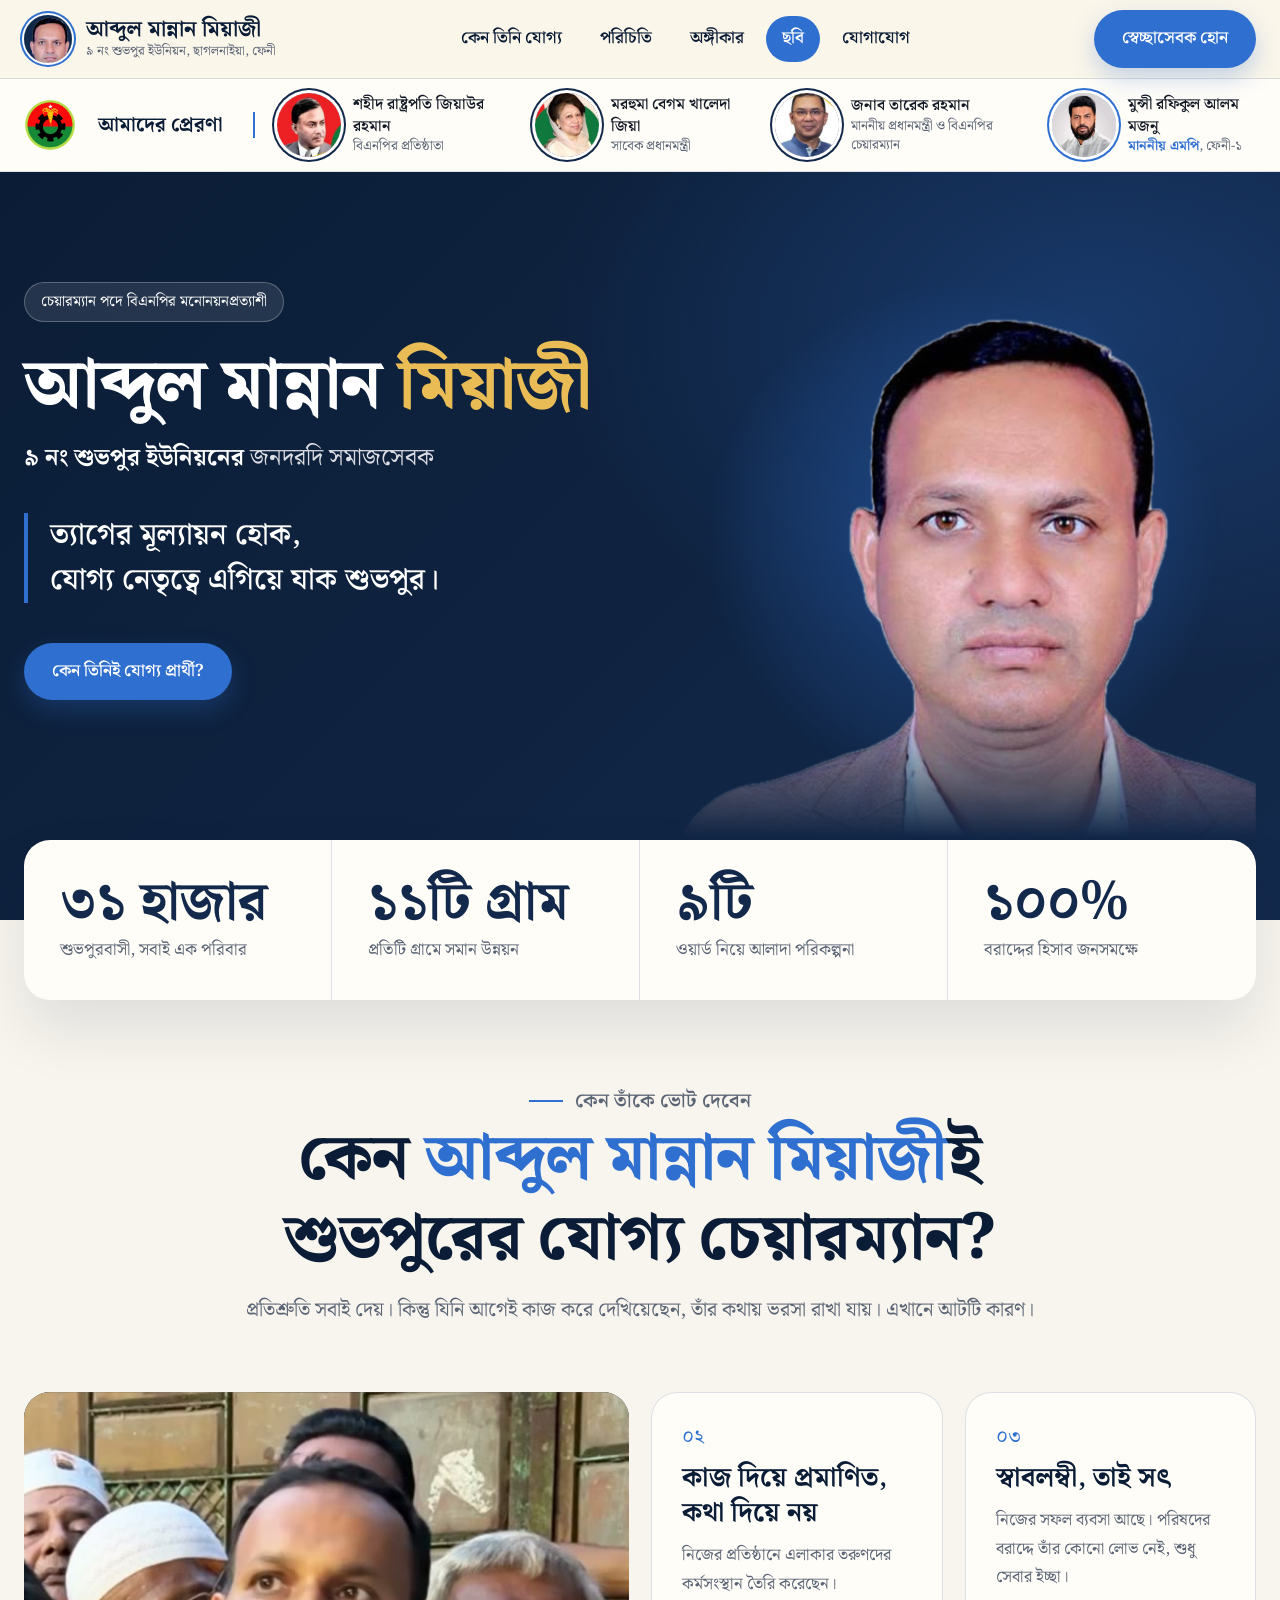
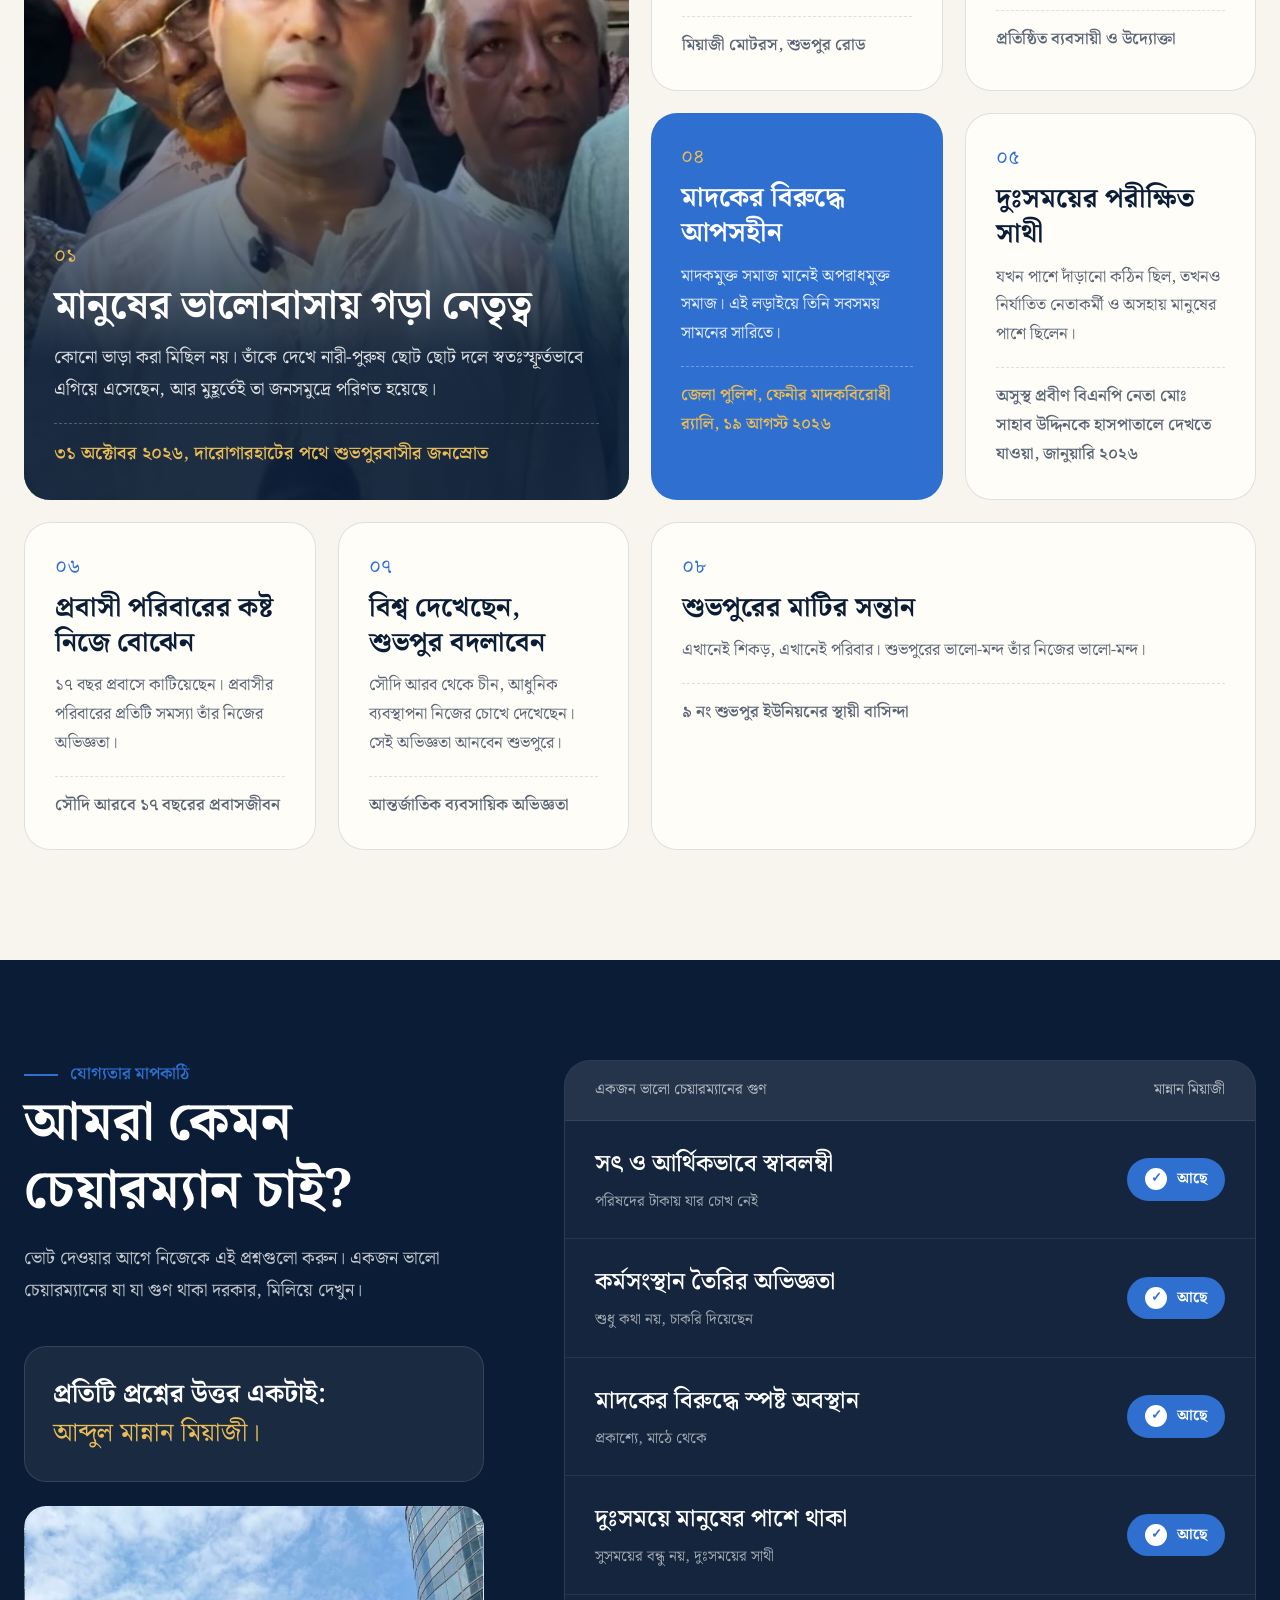
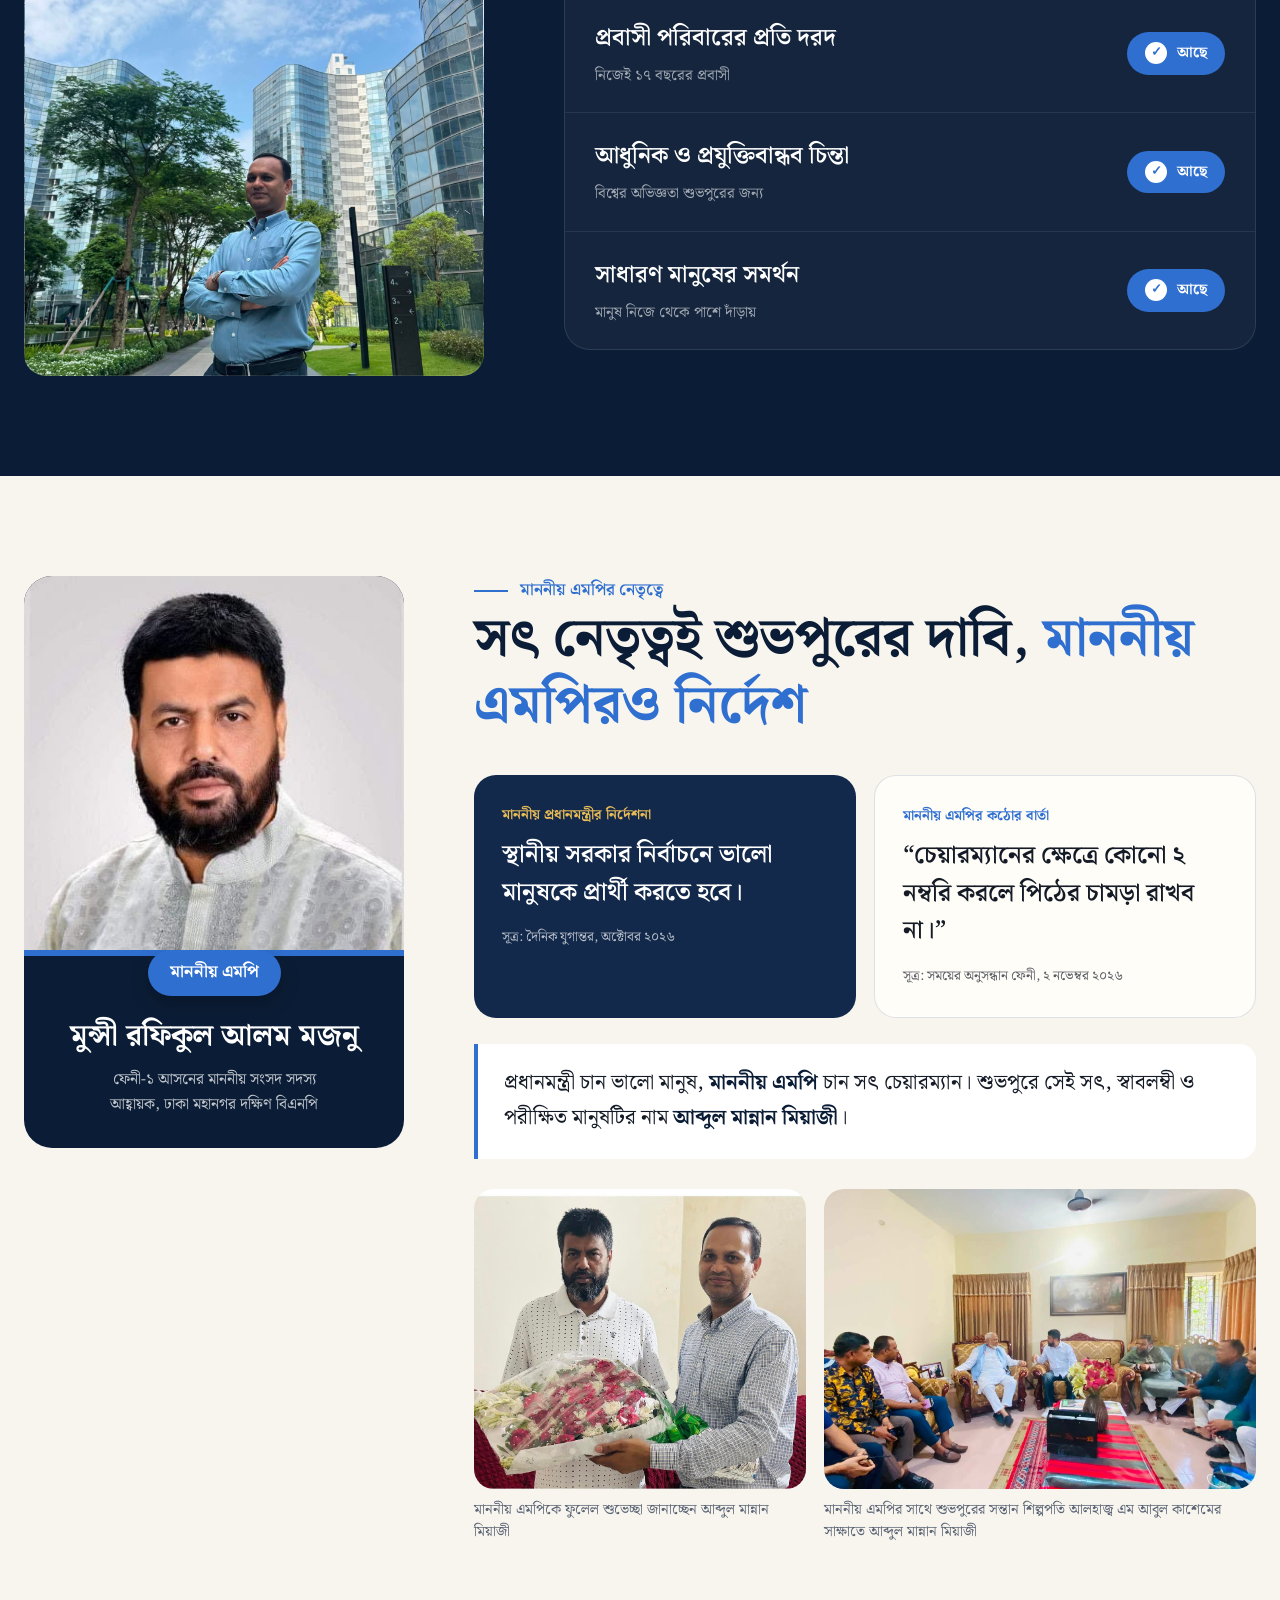
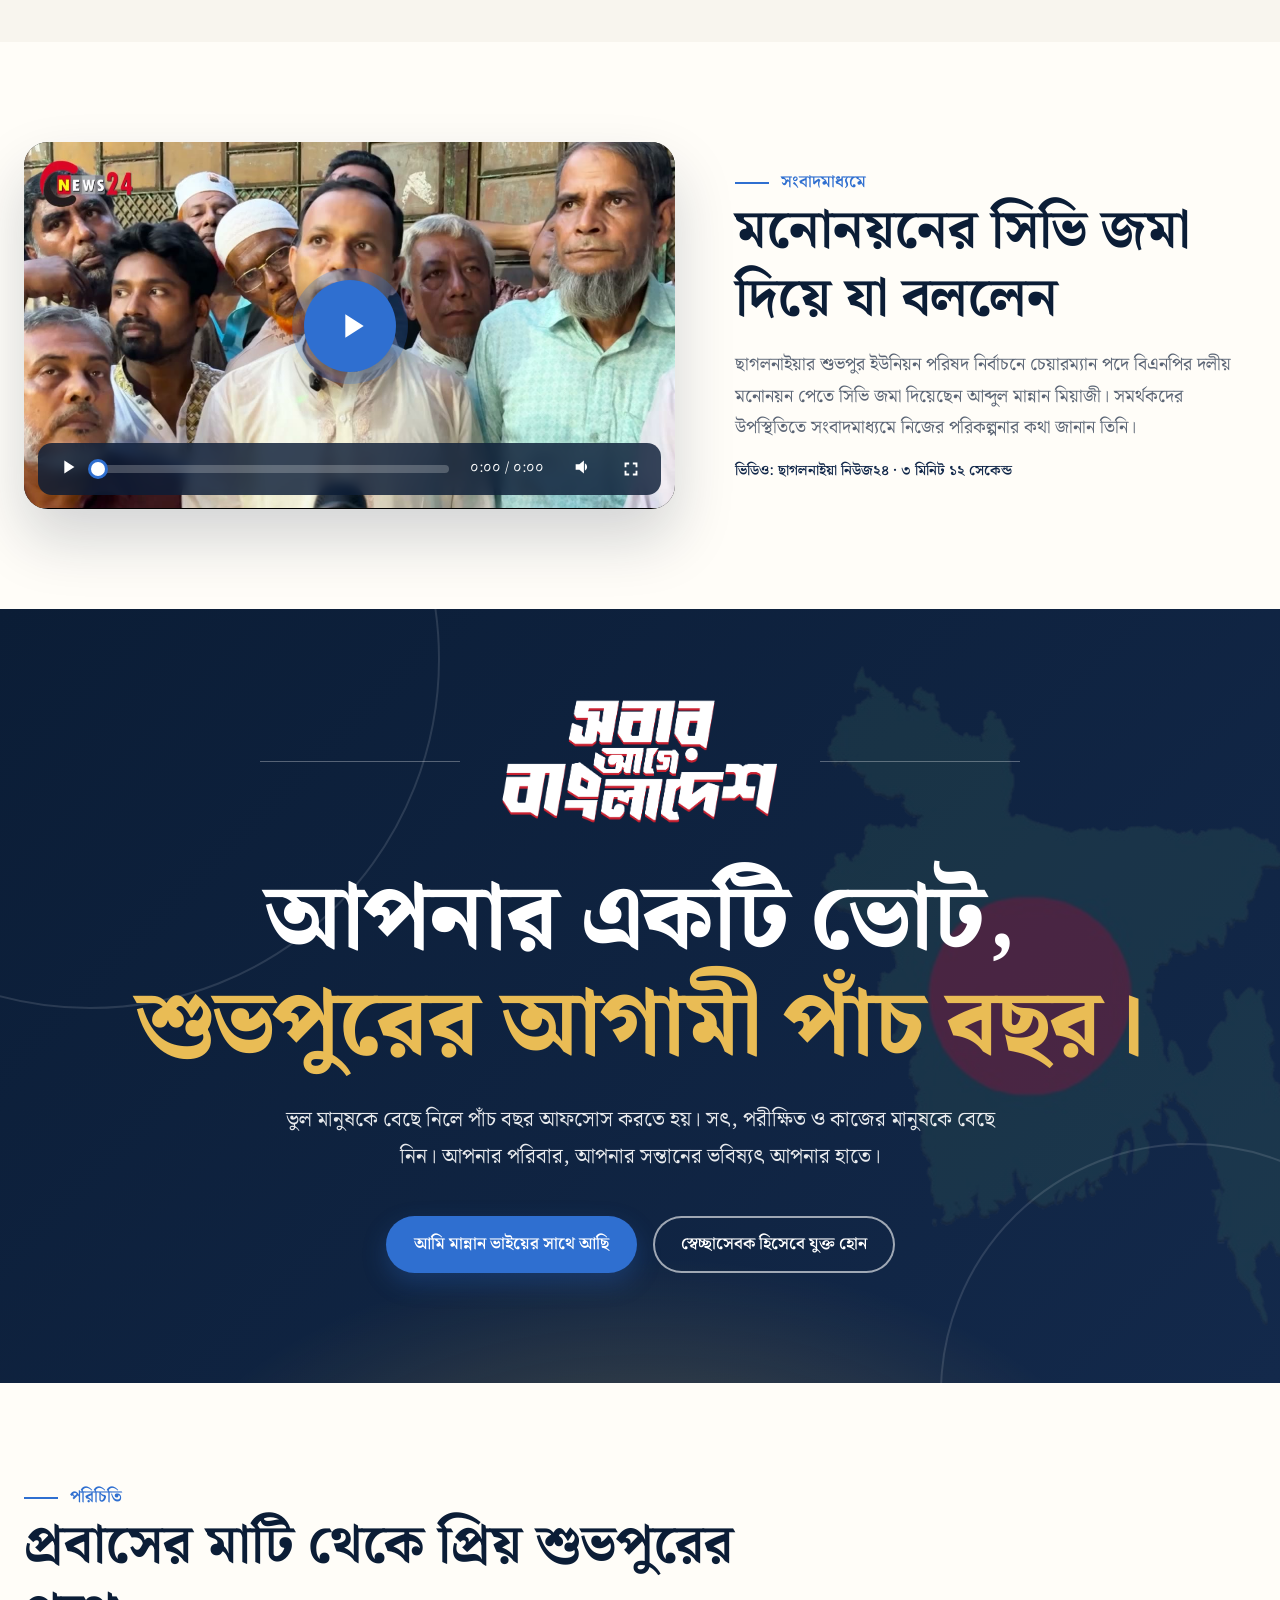
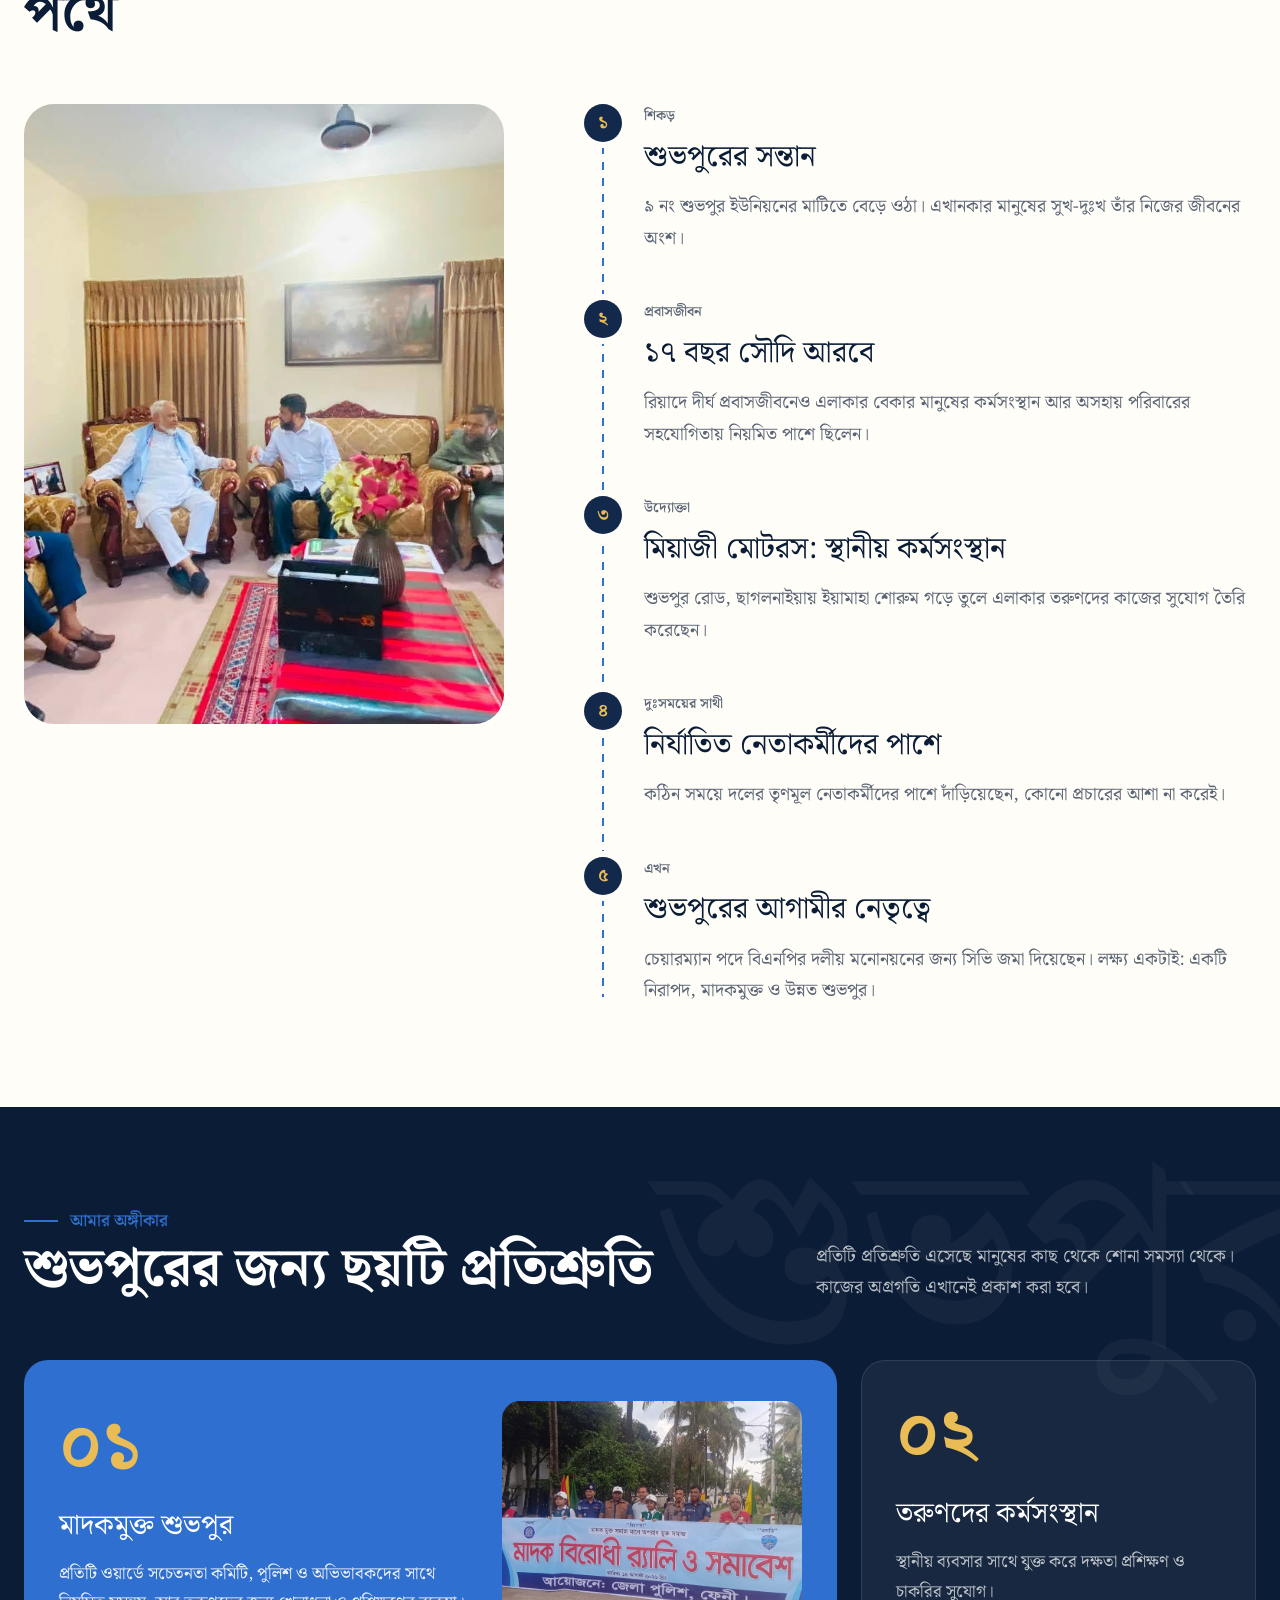
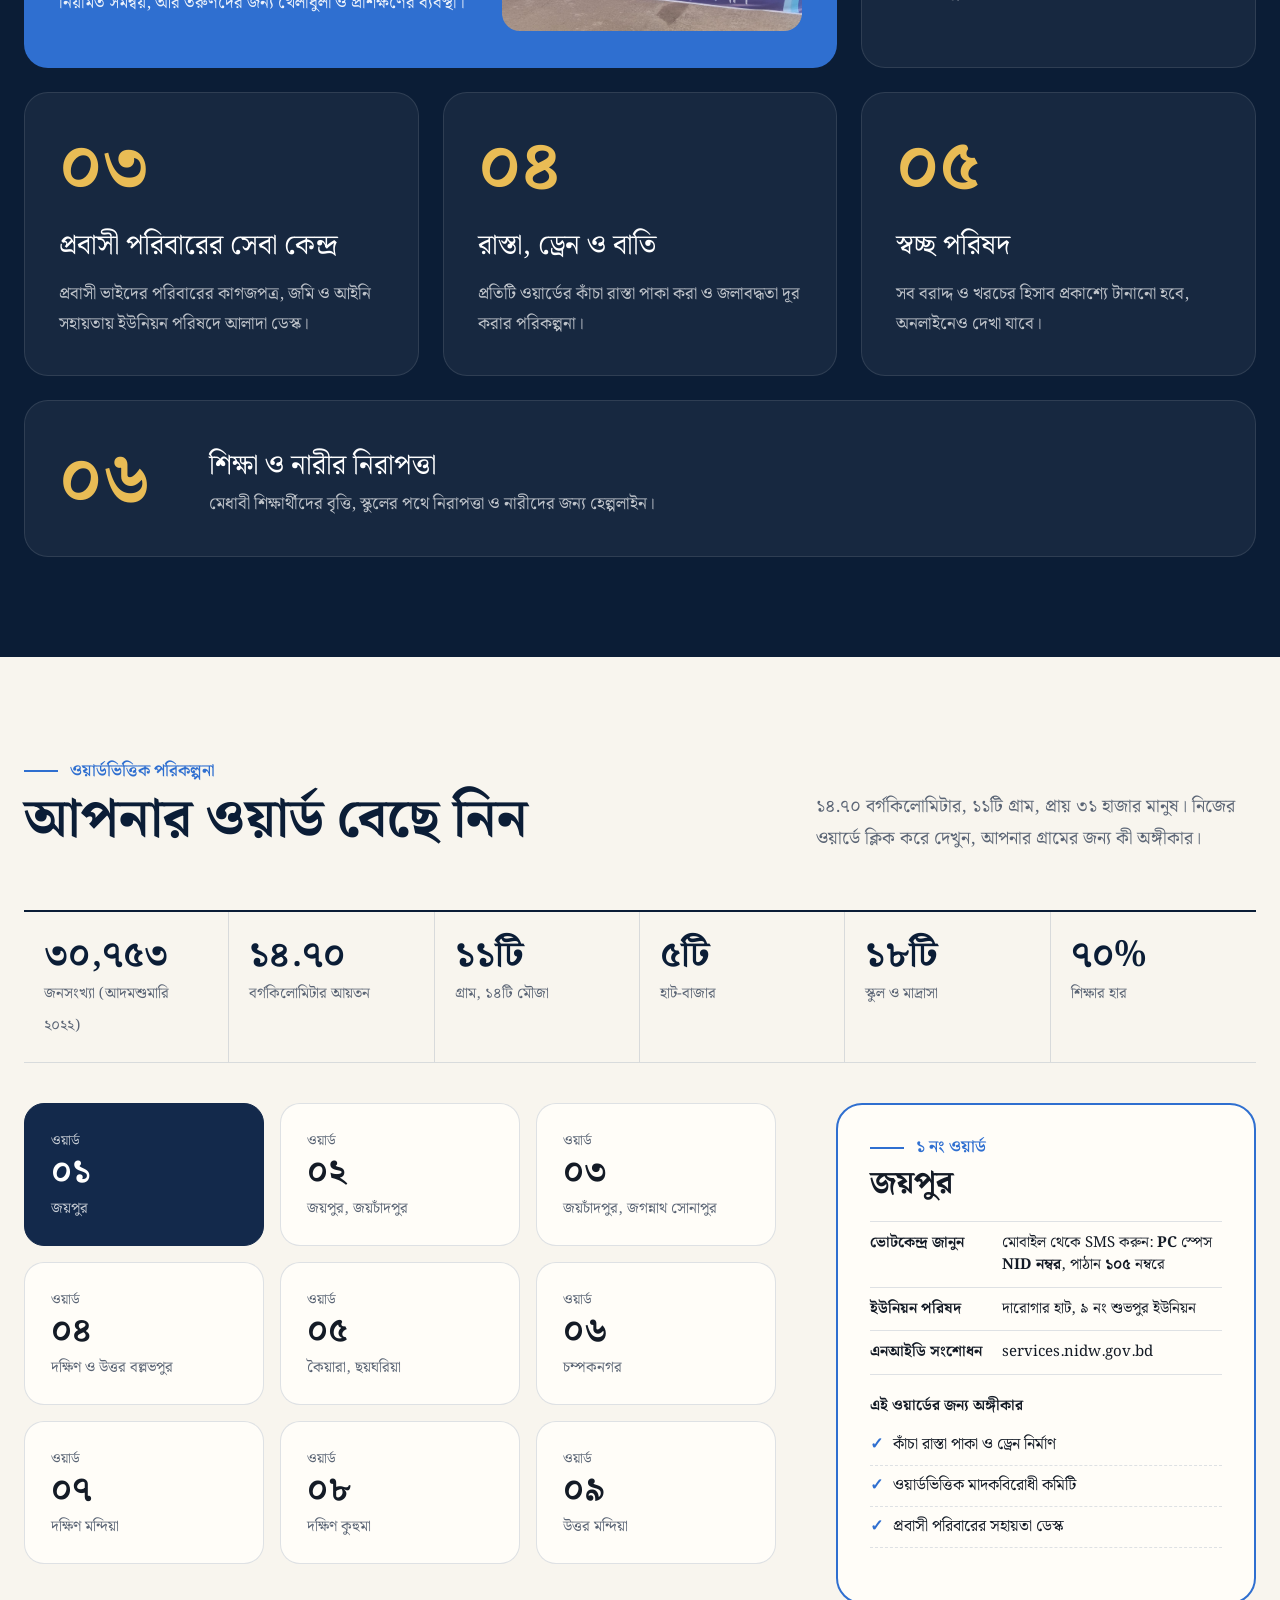
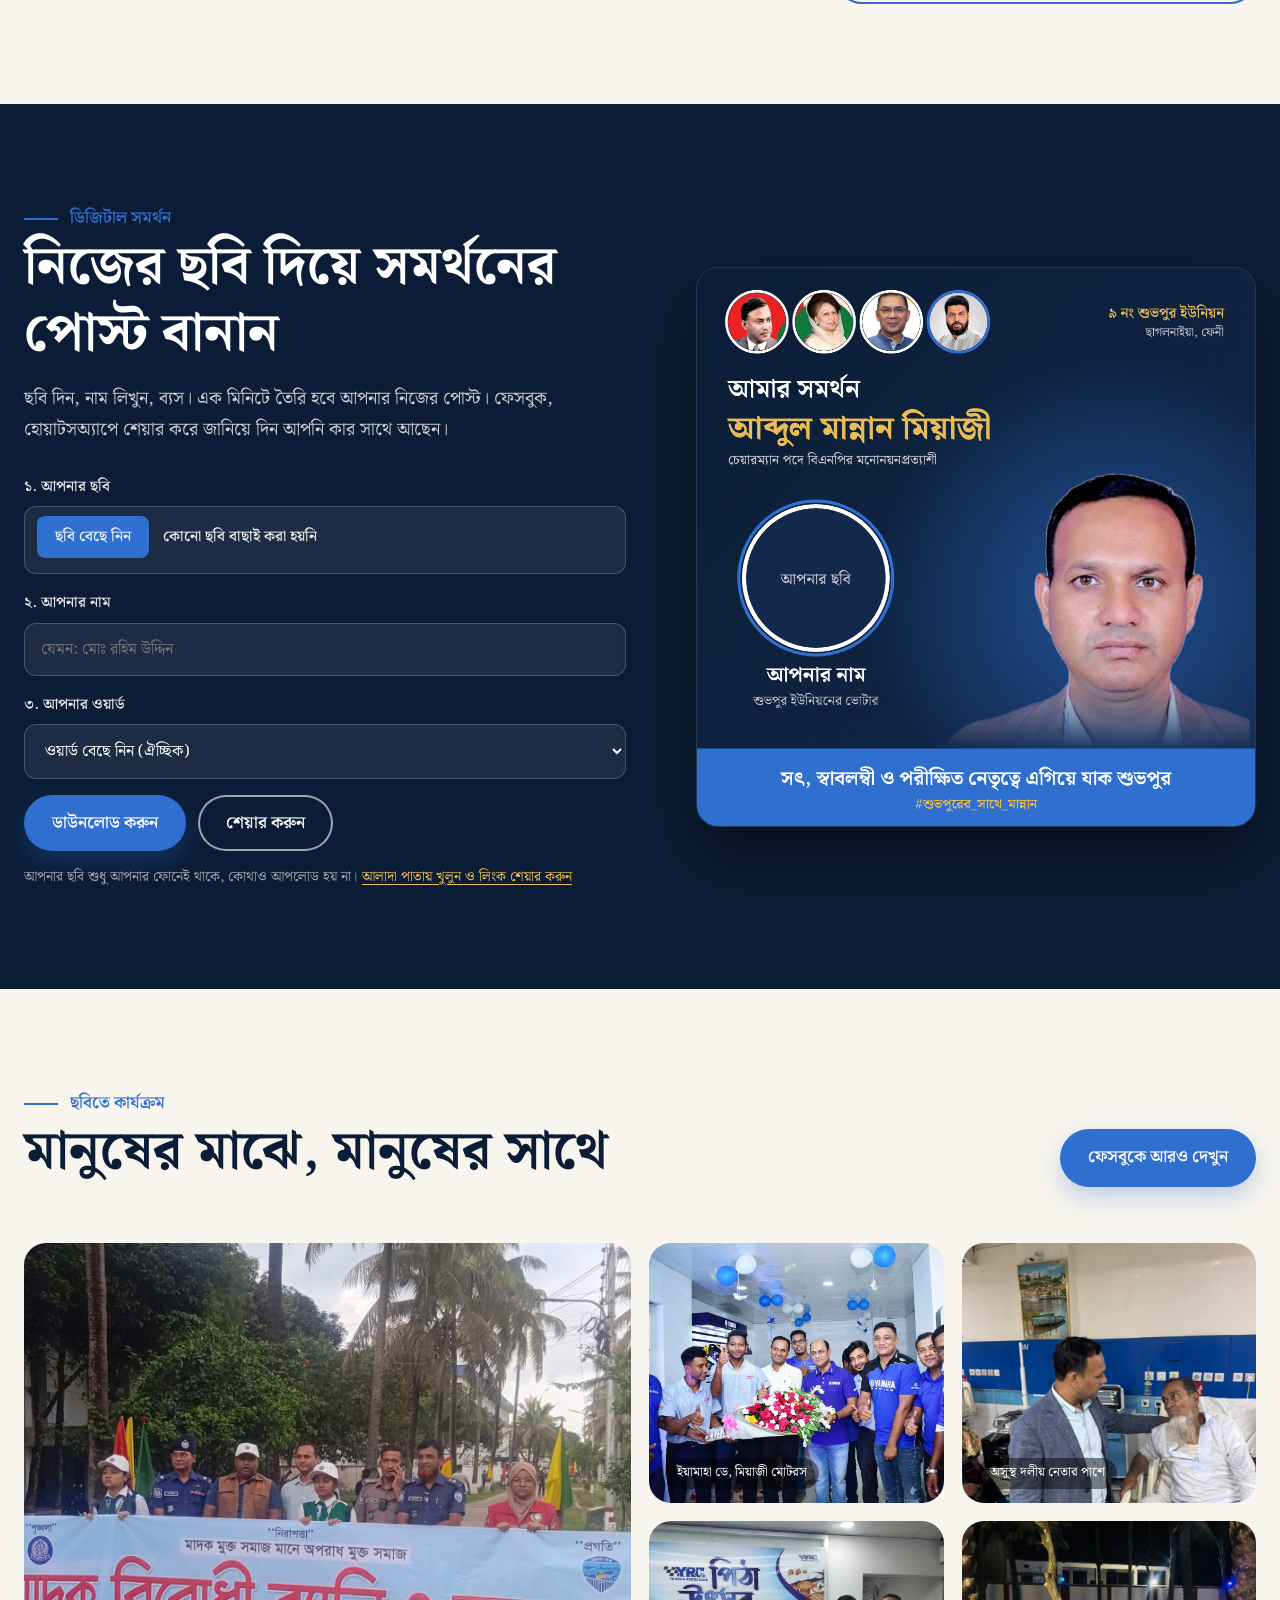
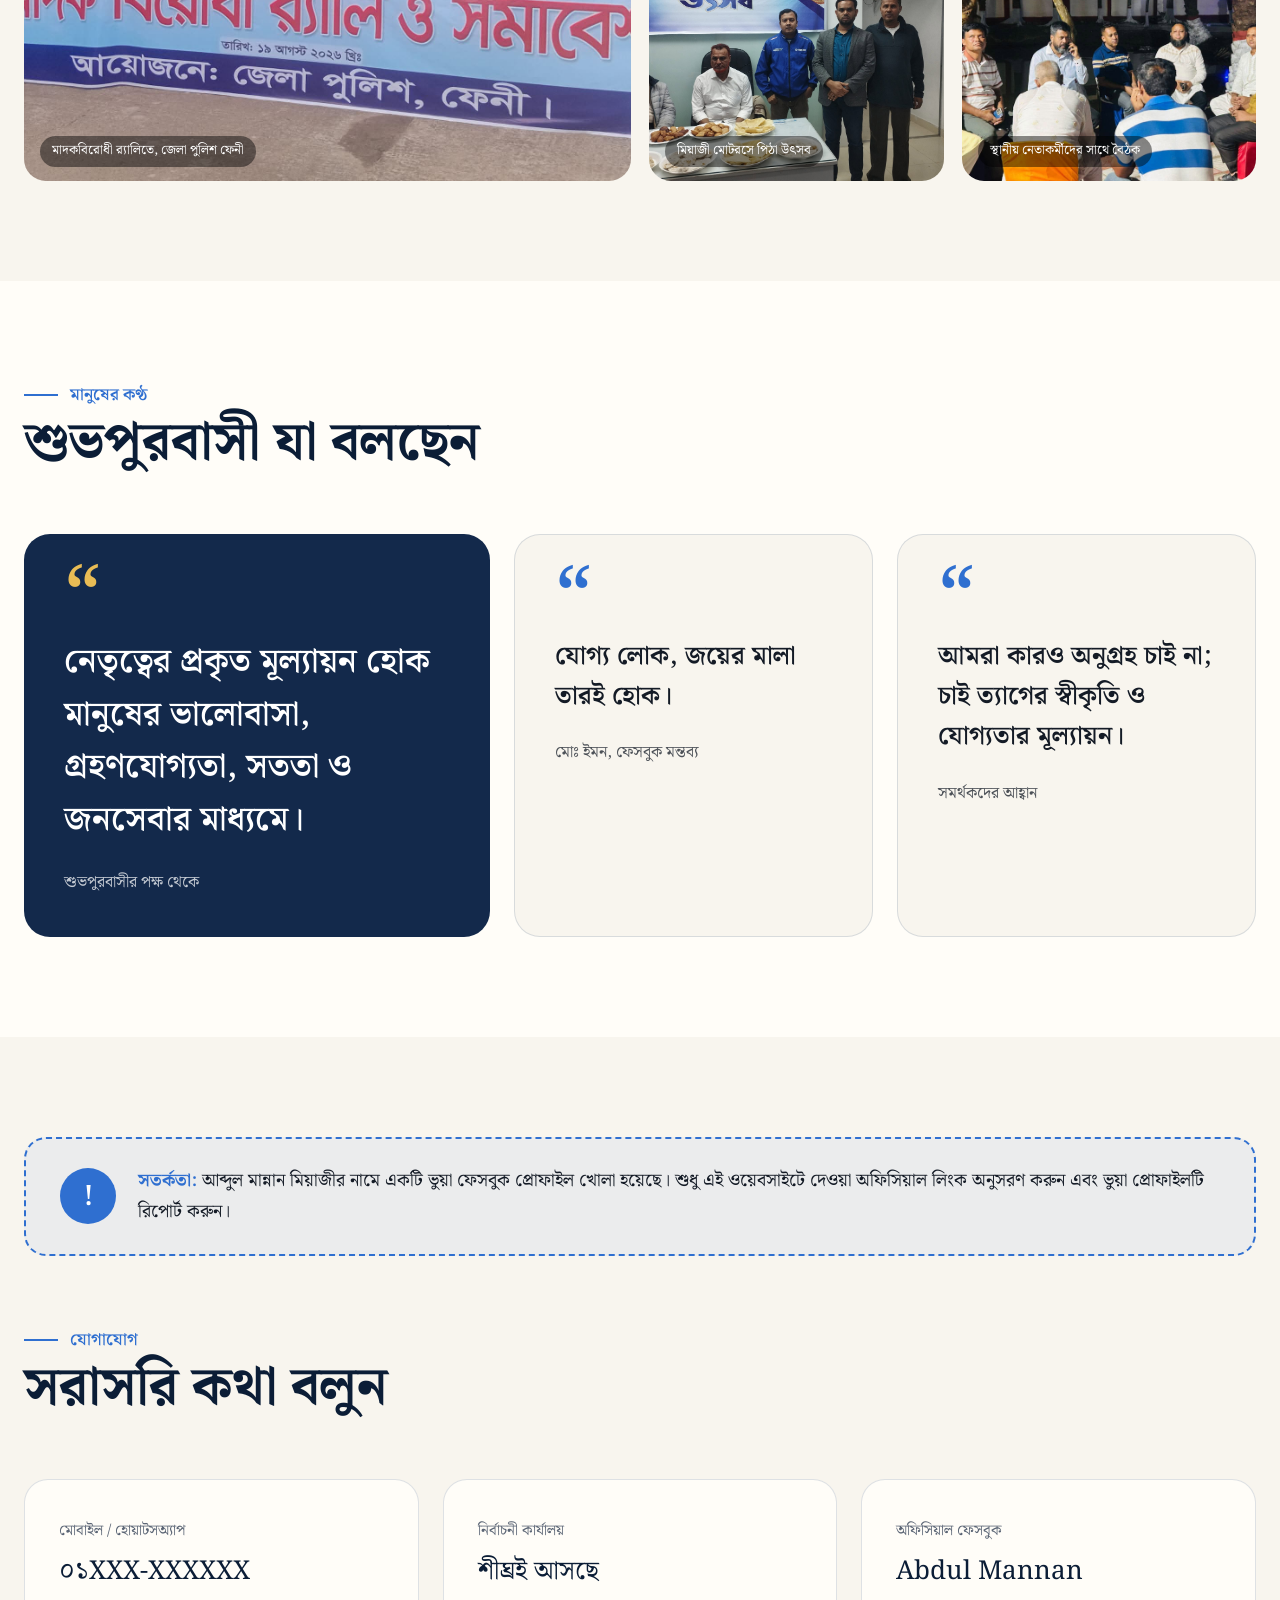
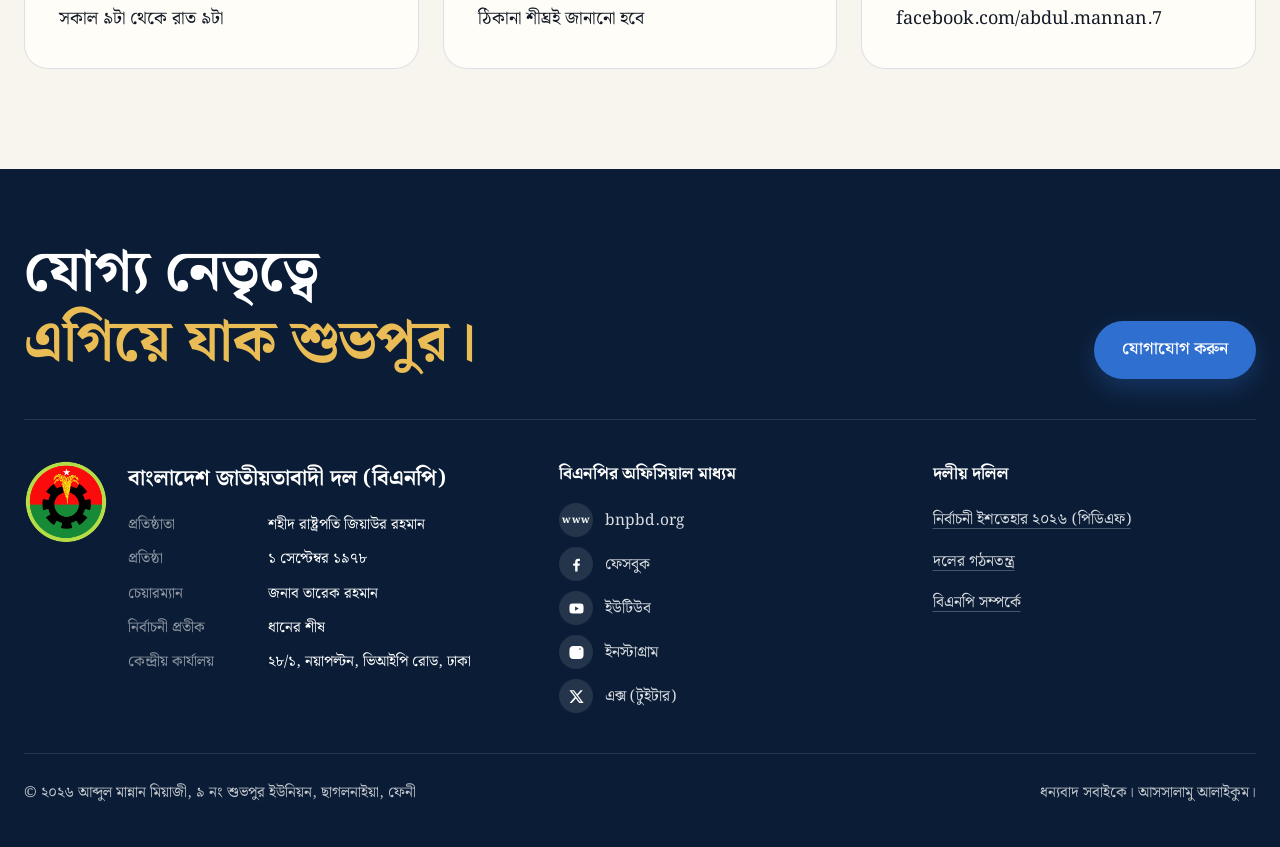
<file: index.html>
<!doctype html>
<html lang="bn">
<head>
  <meta charset="utf-8">
  <meta name="viewport" content="width=device-width, initial-scale=1">
  <title>আব্দুল মান্নান মিয়াজী | ৯ নং শুভপুর ইউনিয়ন, ছাগলনাইয়া</title>
  <meta name="description" content="৯ নং শুভপুর ইউনিয়নের জনদরদি সমাজসেবক আব্দুল মান্নান মিয়াজী, চেয়ারম্যান পদে বিএনপির মনোনয়নপ্রত্যাশী। কেন তিনি যোগ্য ও তাঁর অঙ্গীকার জানুন।">
  <link rel="canonical" href="https://arman-aru.github.io/abdul-mannan-shuvopur/">
  <meta name="theme-color" content="#0b1d36">
  <link rel="icon" type="image/jpeg" href="images/mannan-avatar.jpg">
  <link rel="apple-touch-icon" href="images/mannan-avatar.jpg">
  <meta property="og:type" content="website">
  <meta property="og:locale" content="bn_BD">
  <meta property="og:site_name" content="আব্দুল মান্নান মিয়াজী">
  <meta property="og:url" content="https://arman-aru.github.io/abdul-mannan-shuvopur/">
  <meta property="og:title" content="আব্দুল মান্নান মিয়াজী | ৯ নং শুভপুর ইউনিয়ন, ছাগলনাইয়া">
  <meta property="og:description" content="৯ নং শুভপুর ইউনিয়নের জনদরদি সমাজসেবক আব্দুল মান্নান মিয়াজী, চেয়ারম্যান পদে বিএনপির মনোনয়নপ্রত্যাশী। কেন তিনি যোগ্য ও তাঁর অঙ্গীকার জানুন।">
  <meta property="og:image" content="https://arman-aru.github.io/abdul-mannan-shuvopur/images/og-image.jpg">
  <meta property="og:image:width" content="1200">
  <meta property="og:image:height" content="630">
  <meta property="og:image:alt" content="আব্দুল মান্নান মিয়াজী, চেয়ারম্যান পদে বিএনপির মনোনয়নপ্রত্যাশী, ৯ নং শুভপুর ইউনিয়ন">
  <meta name="twitter:card" content="summary_large_image">
  <meta name="twitter:title" content="আব্দুল মান্নান মিয়াজী | ৯ নং শুভপুর ইউনিয়ন, ছাগলনাইয়া">
  <meta name="twitter:description" content="৯ নং শুভপুর ইউনিয়নের জনদরদি সমাজসেবক আব্দুল মান্নান মিয়াজী, চেয়ারম্যান পদে বিএনপির মনোনয়নপ্রত্যাশী। কেন তিনি যোগ্য ও তাঁর অঙ্গীকার জানুন।">
  <meta name="twitter:image" content="https://arman-aru.github.io/abdul-mannan-shuvopur/images/og-image.jpg">
  <link rel="preconnect" href="https://fonts.googleapis.com">
  <link rel="preconnect" href="https://fonts.gstatic.com" crossorigin>
  <link href="https://fonts.googleapis.com/css2?family=Noto+Serif+Bengali:wght@400;500;600;700;800&display=swap" rel="stylesheet">
  <link rel="stylesheet" href="styles.css">
  <link rel="stylesheet" href="why.css">
  <link rel="stylesheet" href="leaders.css">
  <link rel="stylesheet" href="responsive.css">
</head>
<body>

  <!-- নেভিগেশন -->
  <header class="nav">
    <div class="container">
      <a class="brand" href="#top">
        <img class="brand__photo" src="images/mannan-avatar.jpg" width="48" height="48" alt="">
        <span>
          <span class="brand__name">আব্দুল মান্নান মিয়াজী</span>
          <span class="brand__sub">৯ নং শুভপুর ইউনিয়ন, ছাগলনাইয়া, ফেনী</span>
        </span>
      </a>
      <nav class="nav__links" id="main-menu" aria-label="প্রধান মেনু">
        <a href="#why">কেন তিনি যোগ্য</a>
        <a href="#journey">পরিচিতি</a>
        <a href="#pledges">অঙ্গীকার</a>
        <a href="#gallery">ছবি</a>
        <a href="#contact">যোগাযোগ</a>
        <a class="nav__cta" href="volunteer.html">স্বেচ্ছাসেবক হোন</a>
      </nav>
      <a class="btn btn--red" href="volunteer.html">স্বেচ্ছাসেবক হোন</a>
      <button class="nav__toggle" type="button" aria-controls="main-menu" aria-expanded="false" aria-label="মেনু খুলুন"><span></span><span></span><span></span></button>
    </div>
  </header>

  <!-- নেতৃবৃন্দ -->
  <div class="leaders" aria-label="আমাদের নেতৃবৃন্দ">
    <div class="container">
      <img class="leaders__logo" src="images/bnp-logo.png" width="52" height="52" alt="বিএনপির লোগো">
      <p class="leaders__label">আমাদের প্রেরণা</p>
      <ul class="leaders__list">
        <li><img src="images/leader-ziaur-rahman.png" width="64" height="64" alt="শহীদ রাষ্ট্রপতি জিয়াউর রহমান"><span><b>শহীদ রাষ্ট্রপতি জিয়াউর রহমান</b>বিএনপির প্রতিষ্ঠাতা</span></li>
        <li><img src="images/leader-khaleda-zia.png" width="64" height="64" alt="মরহুমা বেগম খালেদা জিয়া"><span><b>মরহুমা বেগম খালেদা জিয়া</b>সাবেক প্রধানমন্ত্রী</span></li>
        <li><img src="images/leader-tarique-rahman.png" width="64" height="64" alt="তারেক রহমান"><span><b>জনাব তারেক রহমান</b>মাননীয় প্রধানমন্ত্রী ও বিএনপির চেয়ারম্যান</span></li>
        <li class="leaders__mp"><img src="images/mp-portrait.jpg" width="64" height="64" alt="মুন্সী রফিকুল আলম মজনু"><span><b>মুন্সী রফিকুল আলম মজনু</b><em>মাননীয় এমপি</em>, ফেনী-১</span></li>
      </ul>
    </div>
  </div>

  <main id="top">

    <!-- হিরো -->
    <section class="hero" aria-labelledby="hero-title">
      <div class="container">
        <div class="hero__copy">
          <span class="eyebrow">চেয়ারম্যান পদে বিএনপির মনোনয়নপ্রত্যাশী</span>
          <h1 id="hero-title">আব্দুল মান্নান <em>মিয়াজী</em></h1>
          <p class="hero__role"><b>৯ নং শুভপুর ইউনিয়নের</b> জনদরদি সমাজসেবক</p>
          <p class="hero__slogan">ত্যাগের মূল্যায়ন হোক,<br>যোগ্য নেতৃত্বে এগিয়ে যাক শুভপুর।</p>
          <div class="hero__actions">
            <a class="btn btn--gold" href="#why">কেন তিনিই যোগ্য প্রার্থী?</a>
          </div>
        </div>
        <div class="hero__portrait">
          <img class="hero__cutout" src="images/mannan-cutout.png" width="632" height="585" alt="আব্দুল মান্নান মিয়াজী">
        </div>
      </div>
    </section>

    <!-- সংখ্যায় পরিচয় -->
    <section class="stats" aria-label="সংখ্যায় পরিচয়">
      <div class="container">
        <div class="stats__grid">
          <div class="stat"><b>৩১ হাজার</b><span>শুভপুরবাসী, সবাই এক পরিবার</span></div>
          <div class="stat"><b>১১টি গ্রাম</b><span>প্রতিটি গ্রামে সমান উন্নয়ন</span></div>
          <div class="stat"><b>৯টি</b><span>ওয়ার্ড নিয়ে আলাদা পরিকল্পনা</span></div>
          <div class="stat"><b>১০০%</b><span>বরাদ্দের হিসাব জনসমক্ষে</span></div>
        </div>
      </div>
    </section>

    <!-- কেন আব্দুল মান্নান মিয়াজী -->
    <section class="why" id="why" aria-labelledby="why-title">
      <div class="container">
        <div class="why__intro">
          <p class="kicker">কেন তাঁকে ভোট দেবেন</p>
          <h2 class="title" id="why-title">কেন <span>আব্দুল মান্নান মিয়াজী</span>ই শুভপুরের যোগ্য চেয়ারম্যান?</h2>
          <p>প্রতিশ্রুতি সবাই দেয়। কিন্তু যিনি আগেই কাজ করে দেখিয়েছেন, তাঁর কথায় ভরসা রাখা যায়। এখানে আটটি কারণ।</p>
        </div>
        <div class="reason-grid">
          <article class="reason reason--hero">
            <div class="photo" data-label="" aria-hidden="true"></div>
            <span class="reason__no">০১</span>
            <h3>মানুষের ভালোবাসায় গড়া নেতৃত্ব</h3>
            <p>কোনো ভাড়া করা মিছিল নয়। তাঁকে দেখে নারী-পুরুষ ছোট ছোট দলে স্বতঃস্ফূর্তভাবে এগিয়ে এসেছেন, আর মুহূর্তেই তা জনসমুদ্রে পরিণত হয়েছে।</p>
            <p class="reason__proof">৩১ অক্টোবর ২০২৬, দারোগারহাটের পথে শুভপুরবাসীর জনস্রোত</p>
          </article>
          <article class="reason">
            <span class="reason__no">০২</span>
            <h3>কাজ দিয়ে প্রমাণিত, কথা দিয়ে নয়</h3>
            <p>নিজের প্রতিষ্ঠানে এলাকার তরুণদের কর্মসংস্থান তৈরি করেছেন।</p>
            <p class="reason__proof">মিয়াজী মোটরস, শুভপুর রোড</p>
          </article>
          <article class="reason reason--gold">
            <span class="reason__no">০৩</span>
            <h3>স্বাবলম্বী, তাই সৎ</h3>
            <p>নিজের সফল ব্যবসা আছে। পরিষদের বরাদ্দে তাঁর কোনো লোভ নেই, শুধু সেবার ইচ্ছা।</p>
            <p class="reason__proof">প্রতিষ্ঠিত ব্যবসায়ী ও উদ্যোক্তা</p>
          </article>
          <article class="reason reason--red">
            <span class="reason__no">০৪</span>
            <h3>মাদকের বিরুদ্ধে আপসহীন</h3>
            <p>মাদকমুক্ত সমাজ মানেই অপরাধমুক্ত সমাজ। এই লড়াইয়ে তিনি সবসময় সামনের সারিতে।</p>
            <p class="reason__proof">জেলা পুলিশ, ফেনীর মাদকবিরোধী র‍্যালি, ১৯ আগস্ট ২০২৬</p>
          </article>
          <article class="reason">
            <span class="reason__no">০৫</span>
            <h3>দুঃসময়ের পরীক্ষিত সাথী</h3>
            <p>যখন পাশে দাঁড়ানো কঠিন ছিল, তখনও নির্যাতিত নেতাকর্মী ও অসহায় মানুষের পাশে ছিলেন।</p>
            <p class="reason__proof">অসুস্থ প্রবীণ বিএনপি নেতা মোঃ সাহাব উদ্দিনকে হাসপাতালে দেখতে যাওয়া, জানুয়ারি ২০২৬</p>
          </article>
          <article class="reason">
            <span class="reason__no">০৬</span>
            <h3>প্রবাসী পরিবারের কষ্ট নিজে বোঝেন</h3>
            <p>১৭ বছর প্রবাসে কাটিয়েছেন। প্রবাসীর পরিবারের প্রতিটি সমস্যা তাঁর নিজের অভিজ্ঞতা।</p>
            <p class="reason__proof">সৌদি আরবে ১৭ বছরের প্রবাসজীবন</p>
          </article>
          <article class="reason">
            <span class="reason__no">০৭</span>
            <h3>বিশ্ব দেখেছেন, শুভপুর বদলাবেন</h3>
            <p>সৌদি আরব থেকে চীন, আধুনিক ব্যবস্থাপনা নিজের চোখে দেখেছেন। সেই অভিজ্ঞতা আনবেন শুভপুরে।</p>
            <p class="reason__proof">আন্তর্জাতিক ব্যবসায়িক অভিজ্ঞতা</p>
          </article>
          <article class="reason">
            <span class="reason__no">০৮</span>
            <h3>শুভপুরের মাটির সন্তান</h3>
            <p>এখানেই শিকড়, এখানেই পরিবার। শুভপুরের ভালো-মন্দ তাঁর নিজের ভালো-মন্দ।</p>
            <p class="reason__proof">৯ নং শুভপুর ইউনিয়নের স্থায়ী বাসিন্দা</p>
          </article>
        </div>
      </div>
    </section>

    <!-- আমরা কেমন চেয়ারম্যান চাই -->
    <section class="section checklist" aria-labelledby="check-title">
      <div class="container">
        <div>
          <p class="kicker">যোগ্যতার মাপকাঠি</p>
          <h2 class="title" id="check-title">আমরা কেমন চেয়ারম্যান চাই?</h2>
          <p class="checklist__lead">ভোট দেওয়ার আগে নিজেকে এই প্রশ্নগুলো করুন। একজন ভালো চেয়ারম্যানের যা যা গুণ থাকা দরকার, মিলিয়ে দেখুন।</p>
          <p class="checklist__sign">প্রতিটি প্রশ্নের উত্তর একটাই:<br><b>আব্দুল মান্নান মিয়াজী।</b></p>
          <div class="photo checklist__photo" data-label="" role="img" aria-label="আব্দুল মান্নান মিয়াজী"></div>
        </div>
        <div class="check-table">
          <div class="check-row check-row--head"><span>একজন ভালো চেয়ারম্যানের গুণ</span><span style="justify-self:end">মান্নান মিয়াজী</span></div>
          <div class="check-row"><div><strong>সৎ ও আর্থিকভাবে স্বাবলম্বী</strong><small>পরিষদের টাকায় যার চোখ নেই</small></div><span class="tick">আছে</span></div>
          <div class="check-row"><div><strong>কর্মসংস্থান তৈরির অভিজ্ঞতা</strong><small>শুধু কথা নয়, চাকরি দিয়েছেন</small></div><span class="tick">আছে</span></div>
          <div class="check-row"><div><strong>মাদকের বিরুদ্ধে স্পষ্ট অবস্থান</strong><small>প্রকাশ্যে, মাঠে থেকে</small></div><span class="tick">আছে</span></div>
          <div class="check-row"><div><strong>দুঃসময়ে মানুষের পাশে থাকা</strong><small>সুসময়ের বন্ধু নয়, দুঃসময়ের সাথী</small></div><span class="tick">আছে</span></div>
          <div class="check-row"><div><strong>প্রবাসী পরিবারের প্রতি দরদ</strong><small>নিজেই ১৭ বছরের প্রবাসী</small></div><span class="tick">আছে</span></div>
          <div class="check-row"><div><strong>আধুনিক ও প্রযুক্তিবান্ধব চিন্তা</strong><small>বিশ্বের অভিজ্ঞতা শুভপুরের জন্য</small></div><span class="tick">আছে</span></div>
          <div class="check-row"><div><strong>সাধারণ মানুষের সমর্থন</strong><small>মানুষ নিজে থেকে পাশে দাঁড়ায়</small></div><span class="tick">আছে</span></div>
        </div>
      </div>
    </section>

    <!-- মাননীয় এমপি -->
    <section class="section mp" id="mp" aria-labelledby="mp-title">
      <div class="container">
        <aside class="mp-card">
          <div class="mp-card__photo" role="img" aria-label="মাননীয় এমপি মুন্সী রফিকুল আলম মজনু"></div>
          <span class="mp-badge">মাননীয় এমপি</span>
          <h3>মুন্সী রফিকুল আলম মজনু</h3>
          <p>ফেনী-১ আসনের মাননীয় সংসদ সদস্য<br>আহ্বায়ক, ঢাকা মহানগর দক্ষিণ বিএনপি</p>
        </aside>
        <div class="mp-body">
          <p class="kicker">মাননীয় এমপির নেতৃত্বে</p>
          <h2 class="title" id="mp-title">সৎ নেতৃত্বই শুভপুরের দাবি, <span>মাননীয় এমপিরও নির্দেশ</span></h2>
          <div class="mp-quotes">
            <figure class="mp-quote mp-quote--pm">
              <figcaption>মাননীয় প্রধানমন্ত্রীর নির্দেশনা</figcaption>
              <blockquote>স্থানীয় সরকার নির্বাচনে ভালো মানুষকে প্রার্থী করতে হবে।</blockquote>
              <cite>সূত্র: দৈনিক যুগান্তর, অক্টোবর ২০২৬</cite>
            </figure>
            <figure class="mp-quote">
              <figcaption>মাননীয় এমপির কঠোর বার্তা</figcaption>
              <blockquote>“চেয়ারম্যানের ক্ষেত্রে কোনো ২ নম্বরি করলে পিঠের চামড়া রাখব না।”</blockquote>
              <cite>সূত্র: সময়ের অনুসন্ধান ফেনী, ২ নভেম্বর ২০২৬</cite>
            </figure>
          </div>
          <p class="mp-link">প্রধানমন্ত্রী চান ভালো মানুষ, <b>মাননীয় এমপি</b> চান সৎ চেয়ারম্যান। শুভপুরে সেই সৎ, স্বাবলম্বী ও পরীক্ষিত মানুষটির নাম <b>আব্দুল মান্নান মিয়াজী</b>।</p>
          <div class="mp-photos">
            <figure><div class="photo mp-photo--1" data-label="" role="img" aria-label="মাননীয় এমপিকে ফুলেল শুভেচ্ছা জানাচ্ছেন আব্দুল মান্নান মিয়াজী"></div><figcaption>মাননীয় এমপিকে ফুলেল শুভেচ্ছা জানাচ্ছেন আব্দুল মান্নান মিয়াজী</figcaption></figure>
            <figure><div class="photo mp-photo--2" data-label="" role="img" aria-label="মাননীয় এমপির সাথে শিল্পপতি আলহাজ্ব এম আবুল কাশেমের সাক্ষাৎ"></div><figcaption>মাননীয় এমপির সাথে শুভপুরের সন্তান শিল্পপতি আলহাজ্ব এম আবুল কাশেমের সাক্ষাতে আব্দুল মান্নান মিয়াজী</figcaption></figure>
          </div>
        </div>
      </div>
    </section>

    <!-- সংবাদমাধ্যমে -->
    <section class="section media" id="media" aria-labelledby="media-title">
      <div class="container">
        <div class="media__video player">
          <video preload="none" poster="images/news24-poster.jpg" width="854" height="480" playsinline>
            <source src="video/news24-mannan.mp4" type="video/mp4">
          </video>
          <button class="player__big" type="button" aria-label="ভিডিও চালান"><svg viewBox="0 0 24 24" aria-hidden="true"><path d="M8 5v14l11-7z"/></svg></button>
          <div class="player__bar">
            <button class="player__btn" type="button" data-action="play" aria-label="চালান"><span class="i-play"><svg viewBox="0 0 24 24" aria-hidden="true"><path d="M8 5v14l11-7z"/></svg></span><span class="i-pause"><svg viewBox="0 0 24 24" aria-hidden="true"><path d="M7 5h4v14H7zm6 0h4v14h-4z"/></svg></span></button>
            <div class="player__progress" role="slider" tabindex="0" aria-label="ভিডিওর অগ্রগতি" aria-valuemin="0" aria-valuemax="100" aria-valuenow="0"><div class="player__fill"></div></div>
            <span class="player__time">০:০০ / ৩:১২</span>
            <button class="player__btn" type="button" data-action="mute" aria-label="শব্দ বন্ধ করুন"><span class="i-vol"><svg viewBox="0 0 24 24" aria-hidden="true"><path d="M4 9v6h4l5 4V5L8 9H4zm12.5 3a4.5 4.5 0 0 0-2.5-4v8a4.5 4.5 0 0 0 2.5-4z"/></svg></span><span class="i-mute"><svg viewBox="0 0 24 24" aria-hidden="true"><path d="M4 9v6h4l5 4V5L8 9H4zm15.6 3 2.2-2.2-1.4-1.4-2.2 2.2-2.2-2.2-1.4 1.4 2.2 2.2-2.2 2.2 1.4 1.4 2.2-2.2 2.2 2.2 1.4-1.4z"/></svg></span></button>
            <button class="player__btn" type="button" data-action="full" aria-label="পূর্ণ পর্দায় দেখুন"><svg viewBox="0 0 24 24" aria-hidden="true"><path d="M5 5h5v2H7v3H5zm9 0h5v5h-2V7h-3zM5 14h2v3h3v2H5zm12 3v-3h2v5h-5v-2z"/></svg></button>
          </div>
        </div>
        <div>
          <p class="kicker">সংবাদমাধ্যমে</p>
          <h2 class="title" id="media-title">মনোনয়নের সিভি জমা দিয়ে যা বললেন</h2>
          <p class="media__text">ছাগলনাইয়ার শুভপুর ইউনিয়ন পরিষদ নির্বাচনে চেয়ারম্যান পদে বিএনপির দলীয় মনোনয়ন পেতে সিভি জমা দিয়েছেন আব্দুল মান্নান মিয়াজী। সমর্থকদের উপস্থিতিতে সংবাদমাধ্যমে নিজের পরিকল্পনার কথা জানান তিনি।</p>
          <p class="media__source">ভিডিও: ছাগলনাইয়া নিউজ২৪ · ৩ মিনিট ১২ সেকেন্ড</p>
        </div>
      </div>
    </section>

    <!-- ভোটের আহ্বান -->
    <section class="vote" aria-labelledby="vote-title">
      <span class="vote__ring vote__ring--1" aria-hidden="true"></span>
      <span class="vote__ring vote__ring--2" aria-hidden="true"></span>
      <div class="container">
        <div class="bnp__head">
          <span class="bnp__line" aria-hidden="true"></span>
          <p class="bnp__slogan" id="bnp-title"><img src="images/sobar-age-bangladesh.png" width="300" height="135" alt="সবার আগে বাংলাদেশ"></p>
          <span class="bnp__line" aria-hidden="true"></span>
        </div>
        <h2 class="vote__big" id="vote-title">আপনার একটি ভোট,<br><span>শুভপুরের আগামী পাঁচ বছর।</span></h2>
        <p>ভুল মানুষকে বেছে নিলে পাঁচ বছর আফসোস করতে হয়। সৎ, পরীক্ষিত ও কাজের মানুষকে বেছে নিন। আপনার পরিবার, আপনার সন্তানের ভবিষ্যৎ আপনার হাতে।</p>
        <div class="vote__actions">
          <a class="btn btn--gold" href="#frame">আমি মান্নান ভাইয়ের সাথে আছি</a>
          <a class="btn btn--ghost" href="volunteer.html">স্বেচ্ছাসেবক হিসেবে যুক্ত হোন</a>
        </div>
      </div>
    </section>

    <!-- জীবনের যাত্রা -->
    <section class="section journey" id="journey" aria-labelledby="journey-title">
      <div class="container">
        <div class="section__head">
          <div>
            <p class="kicker">পরিচিতি</p>
            <h2 class="title" id="journey-title">প্রবাসের মাটি থেকে প্রিয় শুভপুরের পথে</h2>
          </div>
        </div>
        <div class="journey__grid">
          <div class="photo journey__photo" data-label="" role="img" aria-label="নেতৃবৃন্দের সাথে মতবিনিময়"></div>
          <div class="timeline">
            <article class="step" data-n="১">
              <p class="step__tag">শিকড়</p>
              <h3>শুভপুরের সন্তান</h3>
              <p>৯ নং শুভপুর ইউনিয়নের মাটিতে বেড়ে ওঠা। এখানকার মানুষের সুখ-দুঃখ তাঁর নিজের জীবনের অংশ।</p>
            </article>
            <article class="step" data-n="২">
              <p class="step__tag">প্রবাসজীবন</p>
              <h3>১৭ বছর সৌদি আরবে</h3>
              <p>রিয়াদে দীর্ঘ প্রবাসজীবনেও এলাকার বেকার মানুষের কর্মসংস্থান আর অসহায় পরিবারের সহযোগিতায় নিয়মিত পাশে ছিলেন।</p>
            </article>
            <article class="step" data-n="৩">
              <p class="step__tag">উদ্যোক্তা</p>
              <h3>মিয়াজী মোটরস: স্থানীয় কর্মসংস্থান</h3>
              <p>শুভপুর রোড, ছাগলনাইয়ায় ইয়ামাহা শোরুম গড়ে তুলে এলাকার তরুণদের কাজের সুযোগ তৈরি করেছেন।</p>
            </article>
            <article class="step" data-n="৪">
              <p class="step__tag">দুঃসময়ের সাথী</p>
              <h3>নির্যাতিত নেতাকর্মীদের পাশে</h3>
              <p>কঠিন সময়ে দলের তৃণমূল নেতাকর্মীদের পাশে দাঁড়িয়েছেন, কোনো প্রচারের আশা না করেই।</p>
            </article>
            <article class="step" data-n="৫">
              <p class="step__tag">এখন</p>
              <h3>শুভপুরের আগামীর নেতৃত্বে</h3>
              <p>চেয়ারম্যান পদে বিএনপির দলীয় মনোনয়নের জন্য সিভি জমা দিয়েছেন। লক্ষ্য একটাই: একটি নিরাপদ, মাদকমুক্ত ও উন্নত শুভপুর।</p>
            </article>
          </div>
        </div>
      </div>
    </section>

    <!-- অঙ্গীকার -->
    <section class="section pledges" id="pledges" aria-labelledby="pledges-title">
      <div class="container">
        <div class="section__head">
          <div>
            <p class="kicker">আমার অঙ্গীকার</p>
            <h2 class="title" id="pledges-title">শুভপুরের জন্য ছয়টি প্রতিশ্রুতি</h2>
          </div>
          <p class="lead">প্রতিটি প্রতিশ্রুতি এসেছে মানুষের কাছ থেকে শোনা সমস্যা থেকে। কাজের অগ্রগতি এখানেই প্রকাশ করা হবে।</p>
        </div>
        <div class="pledge-grid">
          <article class="pledge pledge--feature">
            <div>
              <div class="pledge__no">০১</div>
              <h3>মাদকমুক্ত শুভপুর</h3>
              <p>প্রতিটি ওয়ার্ডে সচেতনতা কমিটি, পুলিশ ও অভিভাবকদের সাথে নিয়মিত সমন্বয়, আর তরুণদের জন্য খেলাধুলা ও প্রশিক্ষণের ব্যবস্থা।</p>
            </div>
            <div class="photo" data-label="" role="img" aria-label="মাদকবিরোধী র‍্যালি"></div>
          </article>
          <article class="pledge">
            <div class="pledge__no">০২</div>
            <h3>তরুণদের কর্মসংস্থান</h3>
            <p>স্থানীয় ব্যবসার সাথে যুক্ত করে দক্ষতা প্রশিক্ষণ ও চাকরির সুযোগ।</p>
          </article>
          <article class="pledge">
            <div class="pledge__no">০৩</div>
            <h3>প্রবাসী পরিবারের সেবা কেন্দ্র</h3>
            <p>প্রবাসী ভাইদের পরিবারের কাগজপত্র, জমি ও আইনি সহায়তায় ইউনিয়ন পরিষদে আলাদা ডেস্ক।</p>
          </article>
          <article class="pledge">
            <div class="pledge__no">০৪</div>
            <h3>রাস্তা, ড্রেন ও বাতি</h3>
            <p>প্রতিটি ওয়ার্ডের কাঁচা রাস্তা পাকা করা ও জলাবদ্ধতা দূর করার পরিকল্পনা।</p>
          </article>
          <article class="pledge">
            <div class="pledge__no">০৫</div>
            <h3>স্বচ্ছ পরিষদ</h3>
            <p>সব বরাদ্দ ও খরচের হিসাব প্রকাশ্যে টানানো হবে, অনলাইনেও দেখা যাবে।</p>
          </article>
          <article class="pledge">
            <div class="pledge__no">০৬</div>
            <h3>শিক্ষা ও নারীর নিরাপত্তা</h3>
            <p>মেধাবী শিক্ষার্থীদের বৃত্তি, স্কুলের পথে নিরাপত্তা ও নারীদের জন্য হেল্পলাইন।</p>
          </article>
        </div>
      </div>
    </section>

    <!-- ৯টি ওয়ার্ড -->
    <section class="section wards" id="wards" aria-labelledby="wards-title">
      <div class="container">
        <div class="section__head">
          <div>
            <p class="kicker">ওয়ার্ডভিত্তিক পরিকল্পনা</p>
            <h2 class="title" id="wards-title">আপনার ওয়ার্ড বেছে নিন</h2>
          </div>
          <p class="lead">১৪.৭০ বর্গকিলোমিটার, ১১টি গ্রাম, প্রায় ৩১ হাজার মানুষ। নিজের ওয়ার্ডে ক্লিক করে দেখুন, আপনার গ্রামের জন্য কী অঙ্গীকার।</p>
        </div>
        <div class="union-facts">
          <div><b>৩০,৭৫৩</b><span>জনসংখ্যা (আদমশুমারি ২০২২)</span></div>
          <div><b>১৪.৭০</b><span>বর্গকিলোমিটার আয়তন</span></div>
          <div><b>১১টি</b><span>গ্রাম, ১৪টি মৌজা</span></div>
          <div><b>৫টি</b><span>হাট-বাজার</span></div>
          <div><b>১৮টি</b><span>স্কুল ও মাদ্রাসা</span></div>
          <div><b>৭০%</b><span>শিক্ষার হার</span></div>
        </div>
        <div class="wards__layout">
          <div class="ward-grid">
            <button class="ward is-active" data-ward="১" data-villages="জয়পুর"><small>ওয়ার্ড</small><b>০১</b><p>জয়পুর</p></button>
            <button class="ward" data-ward="২" data-villages="জয়পুর ও জয়চাঁদপুর"><small>ওয়ার্ড</small><b>০২</b><p>জয়পুর, জয়চাঁদপুর</p></button>
            <button class="ward" data-ward="৩" data-villages="জয়চাঁদপুর ও জগন্নাথ সোনাপুর"><small>ওয়ার্ড</small><b>০৩</b><p>জয়চাঁদপুর, জগন্নাথ সোনাপুর</p></button>
            <button class="ward" data-ward="৪" data-villages="দক্ষিণ বল্লভপুর ও উত্তর বল্লভপুর"><small>ওয়ার্ড</small><b>০৪</b><p>দক্ষিণ ও উত্তর বল্লভপুর</p></button>
            <button class="ward" data-note="ঐতিহাসিক কৈয়ারা দিঘি ও দারোগার হাট বাজার এই এলাকায়" data-ward="৫" data-villages="কৈয়ারা ও ছয়ঘরিয়া"><small>ওয়ার্ড</small><b>০৫</b><p>কৈয়ারা, ছয়ঘরিয়া</p></button>
            <button class="ward" data-ward="৬" data-villages="চম্পকনগর"><small>ওয়ার্ড</small><b>০৬</b><p>চম্পকনগর</p></button>
            <button class="ward" data-ward="৭" data-villages="দক্ষিণ মন্দিয়া"><small>ওয়ার্ড</small><b>০৭</b><p>দক্ষিণ মন্দিয়া</p></button>
            <button class="ward" data-ward="৮" data-villages="দক্ষিণ কুহুমা"><small>ওয়ার্ড</small><b>০৮</b><p>দক্ষিণ কুহুমা</p></button>
            <button class="ward" data-ward="৯" data-villages="উত্তর মন্দিয়া"><small>ওয়ার্ড</small><b>০৯</b><p>উত্তর মন্দিয়া</p></button>
          </div>
          <aside class="ward-panel" aria-live="polite">
            <div class="ward-panel__body">
              <p class="kicker"><span id="ward-no">১</span> নং ওয়ার্ড</p>
              <h3 id="ward-villages">জয়পুর</h3>
              <p id="ward-note" class="ward-note" hidden></p>
              <dl class="voter-info">
                <div><dt>ভোটকেন্দ্র জানুন</dt><dd>মোবাইল থেকে SMS করুন: <b>PC</b> স্পেস <b>NID নম্বর</b>, পাঠান <b>১০৫</b> নম্বরে</dd></div>
                <div><dt>ইউনিয়ন পরিষদ</dt><dd>দারোগার হাট, ৯ নং শুভপুর ইউনিয়ন</dd></div>
                <div><dt>এনআইডি সংশোধন</dt><dd>services.nidw.gov.bd</dd></div>
              </dl>
              <p class="ward-pledge-title">এই ওয়ার্ডের জন্য অঙ্গীকার</p>
              <ul>
                <li>কাঁচা রাস্তা পাকা ও ড্রেন নির্মাণ</li>
                <li>ওয়ার্ডভিত্তিক মাদকবিরোধী কমিটি</li>
                <li>প্রবাসী পরিবারের সহায়তা ডেস্ক</li>
              </ul>
            </div>
          </aside>
        </div>
      </div>
    </section>

    <!-- সমর্থন পোস্ট জেনারেটর -->
    <section class="section poster" id="frame" aria-labelledby="poster-title">
      <div class="container">
        <div class="poster__form">
          <p class="kicker">ডিজিটাল সমর্থন</p>
          <h2 class="title" id="poster-title">নিজের ছবি দিয়ে সমর্থনের পোস্ট বানান</h2>
          <p class="poster__lead">ছবি দিন, নাম লিখুন, ব্যস। এক মিনিটে তৈরি হবে আপনার নিজের পোস্ট। ফেসবুক, হোয়াটসঅ্যাপে শেয়ার করে জানিয়ে দিন আপনি কার সাথে আছেন।</p>
          <div class="poster__field">
            <span class="poster__label">১. আপনার ছবি</span>
            <label class="poster__file">
              <input id="poster-photo" class="visually-hidden" type="file" accept="image/*">
              <span class="poster__file-btn">ছবি বেছে নিন</span>
              <span class="poster__file-name" id="poster-file-name">কোনো ছবি বাছাই করা হয়নি</span>
            </label>
          </div>
          <label class="poster__field">
            <span>২. আপনার নাম</span>
            <input id="poster-name" type="text" maxlength="40" placeholder="যেমন: মোঃ রহিম উদ্দিন">
          </label>
          <label class="poster__field">
            <span>৩. আপনার ওয়ার্ড</span>
            <select id="poster-ward">
              <option value="">ওয়ার্ড বেছে নিন (ঐচ্ছিক)</option>
              <option>০১</option><option>০২</option><option>০৩</option><option>০৪</option><option>০৫</option>
              <option>০৬</option><option>০৭</option><option>০৮</option><option>০৯</option>
            </select>
          </label>
          <p class="poster__error" id="poster-error" role="alert" hidden></p>
          <div class="poster__actions">
            <button class="btn btn--red" id="poster-download" type="button">ডাউনলোড করুন</button>
            <button class="btn btn--ghost" id="poster-share" type="button">শেয়ার করুন</button>
          </div>
          <p class="poster__privacy">আপনার ছবি শুধু আপনার ফোনেই থাকে, কোথাও আপলোড হয় না। <a href="post.html">আলাদা পাতায় খুলুন ও লিংক শেয়ার করুন</a></p>
        </div>
        <div class="poster__preview">
          <canvas id="poster-canvas" width="1080" height="1080" aria-label="আপনার সমর্থন পোস্টের নমুনা"></canvas>
        </div>
      </div>
    </section>

    <!-- গ্যালারি -->
    <section class="section" id="gallery" aria-labelledby="gallery-title">
      <div class="container">
        <div class="section__head">
          <div>
            <p class="kicker">ছবিতে কার্যক্রম</p>
            <h2 class="title" id="gallery-title">মানুষের মাঝে, মানুষের সাথে</h2>
          </div>
          <a class="btn btn--green" href="https://www.facebook.com/abdul.mannan.7" target="_blank" rel="noopener">ফেসবুকে আরও দেখুন</a>
        </div>
        <div class="gallery-grid">
          <div class="photo g1" data-label="মাদকবিরোধী র‍্যালিতে, জেলা পুলিশ ফেনী" role="img" aria-label="মাদকবিরোধী র‍্যালি ও সমাবেশ"></div>
          <div class="photo g2" data-label="ইয়ামাহা ডে, মিয়াজী মোটরস" role="img" aria-label="মিয়াজী মোটরসে ইয়ামাহা ডে"></div>
          <div class="photo g3" data-label="অসুস্থ দলীয় নেতার পাশে" role="img" aria-label="হাসপাতালে অসুস্থ নেতাকে দেখতে যাওয়া"></div>
          <div class="photo g4" data-label="মিয়াজী মোটরসে পিঠা উৎসব" role="img" aria-label="মিয়াজী মোটরসে পিঠা উৎসব"></div>
          <div class="photo g5" data-label="স্থানীয় নেতাকর্মীদের সাথে বৈঠক" role="img" aria-label="নেতাকর্মীদের সাথে বৈঠক"></div>
        </div>
      </div>
    </section>

    <!-- সমর্থকদের কথা -->
    <section class="section voices" aria-labelledby="voices-title">
      <div class="container">
        <div class="section__head">
          <div>
            <p class="kicker">মানুষের কণ্ঠ</p>
            <h2 class="title" id="voices-title">শুভপুরবাসী যা বলছেন</h2>
          </div>
        </div>
        <div class="quote-row">
          <figure class="quote quote--big">
            <blockquote>নেতৃত্বের প্রকৃত মূল্যায়ন হোক মানুষের ভালোবাসা, গ্রহণযোগ্যতা, সততা ও জনসেবার মাধ্যমে।</blockquote>
            <cite>শুভপুরবাসীর পক্ষ থেকে</cite>
          </figure>
          <figure class="quote">
            <blockquote>যোগ্য লোক, জয়ের মালা তারই হোক।</blockquote>
            <cite>মোঃ ইমন, ফেসবুক মন্তব্য</cite>
          </figure>
          <figure class="quote">
            <blockquote>আমরা কারও অনুগ্রহ চাই না; চাই ত্যাগের স্বীকৃতি ও যোগ্যতার মূল্যায়ন।</blockquote>
            <cite>সমর্থকদের আহ্বান</cite>
          </figure>
        </div>
      </div>
    </section>

    <!-- সতর্কতা ও যোগাযোগ -->
    <section class="section" id="contact" aria-labelledby="contact-title">
      <div class="container">
        <div class="alert" role="note">
          <div class="alert__icon">!</div>
          <p><b>সতর্কতা:</b> আব্দুল মান্নান মিয়াজীর নামে একটি ভুয়া ফেসবুক প্রোফাইল খোলা হয়েছে। শুধু এই ওয়েবসাইটে দেওয়া অফিসিয়াল লিংক অনুসরণ করুন এবং ভুয়া প্রোফাইলটি রিপোর্ট করুন।</p>
        </div>
        <div class="section__head">
          <div>
            <p class="kicker">যোগাযোগ</p>
            <h2 class="title" id="contact-title">সরাসরি কথা বলুন</h2>
          </div>
        </div>
        <div class="contact__grid">
          <div class="contact-card"><small>মোবাইল / হোয়াটসঅ্যাপ</small><b>০১XXX-XXXXXX</b><p>সকাল ৯টা থেকে রাত ৯টা</p></div>
          <div class="contact-card"><small>নির্বাচনী কার্যালয়</small><b>শীঘ্রই আসছে</b><p>ঠিকানা শীঘ্রই জানানো হবে</p></div>
          <div class="contact-card"><small>অফিসিয়াল ফেসবুক</small><b>Abdul Mannan</b><p><a href="https://www.facebook.com/abdul.mannan.7" target="_blank" rel="noopener">facebook.com/abdul.mannan.7</a></p></div>
        </div>
      </div>
    </section>

  </main>

  <footer class="footer">
    <div class="container">
      <div class="footer__top">
        <p class="footer__big">যোগ্য নেতৃত্বে<br><span>এগিয়ে যাক শুভপুর।</span></p>
        <a class="btn btn--red" href="#contact">যোগাযোগ করুন</a>
      </div>
      <div class="footer__party">
        <div class="party-id">
          <img src="images/bnp-logo.png" width="84" height="84" alt="বাংলাদেশ জাতীয়তাবাদী দল (বিএনপি)-এর লোগো">
          <div>
            <p class="party-id__name">বাংলাদেশ জাতীয়তাবাদী দল (বিএনপি)</p>
            <dl class="party-facts">
              <div><dt>প্রতিষ্ঠাতা</dt><dd>শহীদ রাষ্ট্রপতি জিয়াউর রহমান</dd></div>
              <div><dt>প্রতিষ্ঠা</dt><dd>১ সেপ্টেম্বর ১৯৭৮</dd></div>
              <div><dt>চেয়ারম্যান</dt><dd>জনাব তারেক রহমান</dd></div>
              <div><dt>নির্বাচনী প্রতীক</dt><dd>ধানের শীষ</dd></div>
              <div><dt>কেন্দ্রীয় কার্যালয়</dt><dd>২৮/১, নয়াপল্টন, ভিআইপি রোড, ঢাকা</dd></div>
            </dl>
          </div>
        </div>
        <div>
          <h4 class="footer__h">বিএনপির অফিসিয়াল মাধ্যম</h4>
          <ul class="social">
            <li><a href="https://bnpbd.org" target="_blank" rel="noopener"><span class="social__ico social__ico--web">www</span>bnpbd.org</a></li>
            <li><a href="https://www.facebook.com/bnpbd.org" target="_blank" rel="noopener"><span class="social__ico"><svg viewBox="0 0 24 24" aria-hidden="true"><path d="M13.5 22v-8.2h2.8l.4-3.2h-3.2V8.5c0-.9.3-1.6 1.6-1.6h1.7V4.1c-.3 0-1.3-.1-2.5-.1-2.5 0-4.2 1.5-4.2 4.3v2.4H7.3v3.2h2.8V22z"/></svg></span>ফেসবুক</a></li>
            <li><a href="https://www.youtube.com/@bdbnp" target="_blank" rel="noopener"><span class="social__ico"><svg viewBox="0 0 24 24" aria-hidden="true"><path d="M21.6 7.2a2.5 2.5 0 0 0-1.8-1.8C18.2 5 12 5 12 5s-6.2 0-7.8.4A2.5 2.5 0 0 0 2.4 7.2 26 26 0 0 0 2 12a26 26 0 0 0 .4 4.8 2.5 2.5 0 0 0 1.8 1.8C5.8 19 12 19 12 19s6.2 0 7.8-.4a2.5 2.5 0 0 0 1.8-1.8A26 26 0 0 0 22 12a26 26 0 0 0-.4-4.8zM10 15V9l5.2 3z"/></svg></span>ইউটিউব</a></li>
            <li><a href="https://www.instagram.com/bnpbd/" target="_blank" rel="noopener"><span class="social__ico"><svg viewBox="0 0 24 24" aria-hidden="true"><path d="M12 7.3A4.7 4.7 0 1 0 16.7 12 4.7 4.7 0 0 0 12 7.3zm0 7.7a3 3 0 1 1 3-3 3 3 0 0 1-3 3zm6-7.9a1.1 1.1 0 1 1-1.1-1.1A1.1 1.1 0 0 1 18 7.1zM21.9 8.1a5.4 5.4 0 0 0-1.5-3.8 5.4 5.4 0 0 0-3.8-1.5C15.1 2.7 8.9 2.7 7.4 2.8a5.4 5.4 0 0 0-3.8 1.5 5.4 5.4 0 0 0-1.5 3.8c-.1 1.5-.1 6.3 0 7.8a5.4 5.4 0 0 0 1.5 3.8 5.4 5.4 0 0 0 3.8 1.5c1.5.1 7.7.1 9.2 0a5.4 5.4 0 0 0 3.8-1.5 5.4 5.4 0 0 0 1.5-3.8c.1-1.5.1-6.3 0-7.8z"/></svg></span>ইনস্টাগ্রাম</a></li>
            <li><a href="https://x.com/bdbnp78" target="_blank" rel="noopener"><span class="social__ico"><svg viewBox="0 0 24 24" aria-hidden="true"><path d="M17.8 3h3.1l-6.8 7.7 8 10.3h-6.2l-4.9-6.3L5.4 21H2.3l7.3-8.3L2 3h6.4l4.4 5.8zm-1.1 16.2h1.7L7.4 4.7H5.5z"/></svg></span>এক্স (টুইটার)</a></li>
          </ul>
        </div>
        <div>
          <h4 class="footer__h">দলীয় দলিল</h4>
          <ul class="footer__links">
            <li><a href="https://bnpbd.org/flipbooks/Bangladesh%20Nationalist%20Party-BNP%20Election%20Manifesto%202026-English.pdf" target="_blank" rel="noopener">নির্বাচনী ইশতেহার ২০২৬ (পিডিএফ)</a></li>
            <li><a href="https://bnpbd.org/pages/constitution" target="_blank" rel="noopener">দলের গঠনতন্ত্র</a></li>
            <li><a href="https://bnpbd.org/about-us" target="_blank" rel="noopener">বিএনপি সম্পর্কে</a></li>
          </ul>
        </div>
      </div>
      <div class="footer__bottom">
        <span>© ২০২৬ আব্দুল মান্নান মিয়াজী, ৯ নং শুভপুর ইউনিয়ন, ছাগলনাইয়া, ফেনী</span>
        <span>ধন্যবাদ সবাইকে। আসসালামু আলাইকুম।</span>
      </div>
    </div>
  </footer>

  <script>
    // ওয়ার্ড নির্বাচন: সক্রিয় কার্ড বদলায় ও প্যানেলে নম্বর দেখায়
    document.querySelectorAll('.ward').forEach(function (card) {
      card.addEventListener('click', function () {
        document.querySelectorAll('.ward').forEach(function (c) { c.classList.remove('is-active'); });
        card.classList.add('is-active');
        document.getElementById('ward-no').textContent = card.dataset.ward;
        document.getElementById('ward-villages').textContent = card.dataset.villages;
        var note = document.getElementById('ward-note');
        note.textContent = card.dataset.note || '';
        note.hidden = !card.dataset.note;
      });
    });
    // হেডার মেনু: স্ক্রল অনুযায়ী বর্তমান সেকশনের লিংক হাইলাইট
    (function () {
      var links = Array.prototype.slice.call(document.querySelectorAll('.nav__links a[href^="#"]'));
      var sections = links.map(function (a) { return document.querySelector(a.getAttribute('href')); }).filter(Boolean);
      if (!('IntersectionObserver' in window) || !sections.length) { return; }
      function setActive(id) {
        links.forEach(function (a) { a.classList.toggle('is-active', a.getAttribute('href') === '#' + id); });
      }
      var observer = new IntersectionObserver(function (entries) {
        entries.forEach(function (entry) { if (entry.isIntersecting) { setActive(entry.target.id); } });
      }, { rootMargin: '-45% 0px -50% 0px' });
      sections.forEach(function (section) { observer.observe(section); });
    })();
  </script>
  <script src="poster.js" defer></script>
  <script src="player.js" defer></script>
  <script src="nav.js" defer></script>
</body>
</html>
</file>
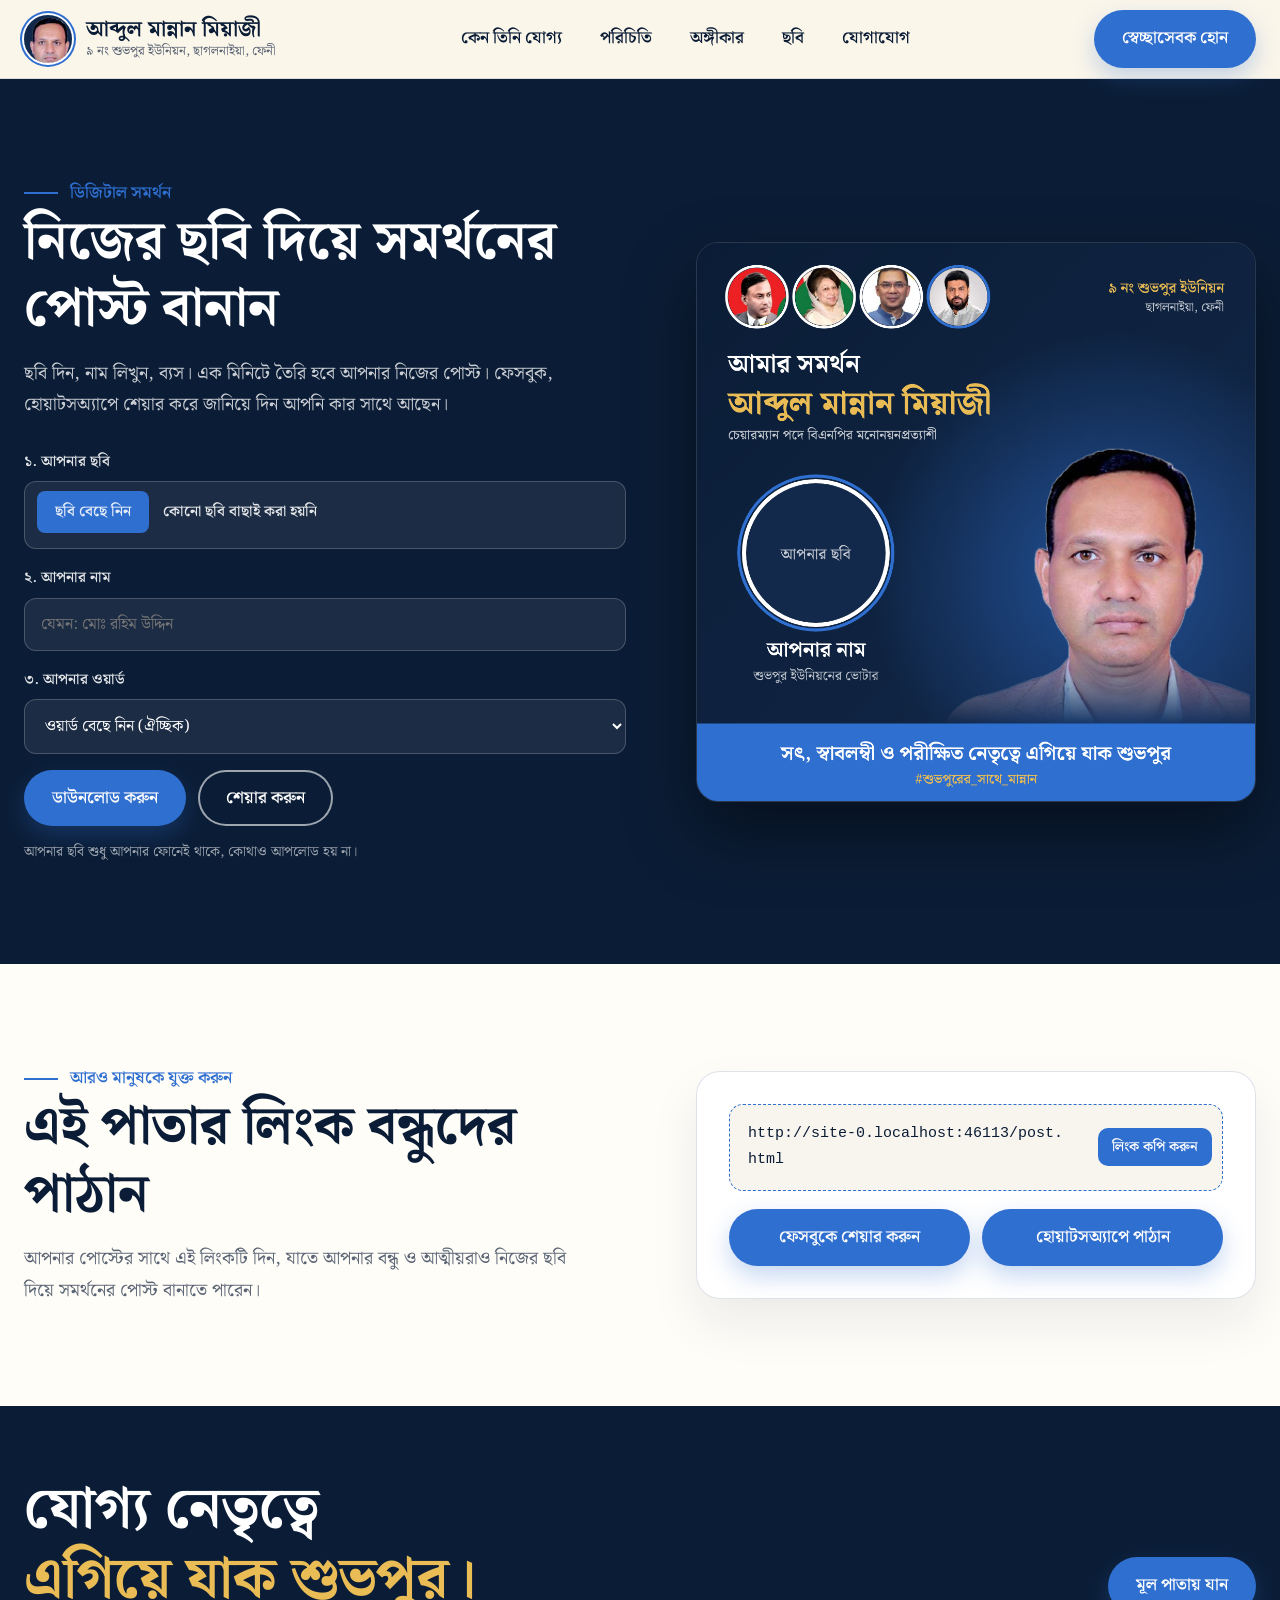
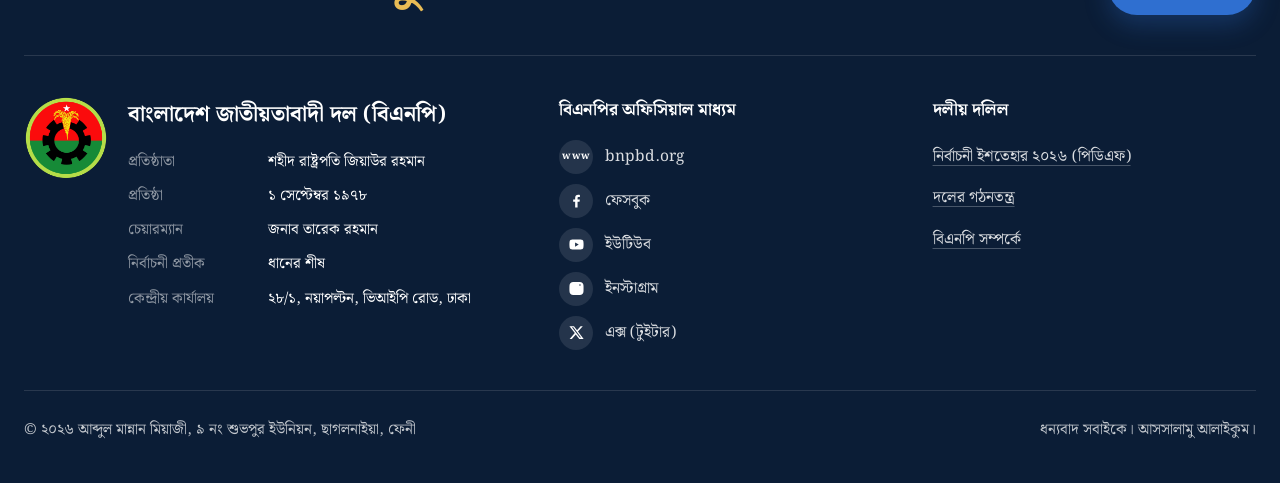
<file: post.html>
<!doctype html>
<html lang="bn">
<head>
  <meta charset="utf-8">
  <meta name="viewport" content="width=device-width, initial-scale=1">
  <title>সমর্থনের পোস্ট বানান | আব্দুল মান্নান মিয়াজী</title>
  <meta name="description" content="নিজের ছবি ও নাম দিয়ে এক মিনিটে আব্দুল মান্নান মিয়াজীর সমর্থনের পোস্ট বানান, ফেসবুক ও হোয়াটসঅ্যাপে শেয়ার করুন। #শুভপুরের_সাথে_মান্নান">
  <link rel="canonical" href="https://arman-aru.github.io/abdul-mannan-shuvopur/post.html">
  <meta name="theme-color" content="#0b1d36">
  <link rel="icon" type="image/jpeg" href="images/mannan-avatar.jpg">
  <link rel="apple-touch-icon" href="images/mannan-avatar.jpg">
  <meta property="og:type" content="website">
  <meta property="og:locale" content="bn_BD">
  <meta property="og:site_name" content="আব্দুল মান্নান মিয়াজী">
  <meta property="og:url" content="https://arman-aru.github.io/abdul-mannan-shuvopur/post.html">
  <meta property="og:title" content="সমর্থনের পোস্ট বানান | আব্দুল মান্নান মিয়াজী">
  <meta property="og:description" content="নিজের ছবি ও নাম দিয়ে এক মিনিটে আব্দুল মান্নান মিয়াজীর সমর্থনের পোস্ট বানান, ফেসবুক ও হোয়াটসঅ্যাপে শেয়ার করুন। #শুভপুরের_সাথে_মান্নান">
  <meta property="og:image" content="https://arman-aru.github.io/abdul-mannan-shuvopur/images/og-image.jpg">
  <meta property="og:image:width" content="1200">
  <meta property="og:image:height" content="630">
  <meta property="og:image:alt" content="আব্দুল মান্নান মিয়াজী, চেয়ারম্যান পদে বিএনপির মনোনয়নপ্রত্যাশী, ৯ নং শুভপুর ইউনিয়ন">
  <meta name="twitter:card" content="summary_large_image">
  <meta name="twitter:title" content="সমর্থনের পোস্ট বানান | আব্দুল মান্নান মিয়াজী">
  <meta name="twitter:description" content="নিজের ছবি ও নাম দিয়ে এক মিনিটে আব্দুল মান্নান মিয়াজীর সমর্থনের পোস্ট বানান, ফেসবুক ও হোয়াটসঅ্যাপে শেয়ার করুন। #শুভপুরের_সাথে_মান্নান">
  <meta name="twitter:image" content="https://arman-aru.github.io/abdul-mannan-shuvopur/images/og-image.jpg">
  <link rel="preconnect" href="https://fonts.googleapis.com">
  <link rel="preconnect" href="https://fonts.gstatic.com" crossorigin>
  <link href="https://fonts.googleapis.com/css2?family=Noto+Serif+Bengali:wght@400;500;600;700;800&display=swap" rel="stylesheet">
  <link rel="stylesheet" href="styles.css">
  <link rel="stylesheet" href="why.css">
  <link rel="stylesheet" href="leaders.css">
  <link rel="stylesheet" href="volunteer.css">
  <link rel="stylesheet" href="responsive.css">
</head>
<body>

  <!-- নেভিগেশন -->
  <header class="nav">
    <div class="container">
      <a class="brand" href="index.html">
        <img class="brand__photo" src="images/mannan-avatar.jpg" width="48" height="48" alt="">
        <span>
          <span class="brand__name">আব্দুল মান্নান মিয়াজী</span>
          <span class="brand__sub">৯ নং শুভপুর ইউনিয়ন, ছাগলনাইয়া, ফেনী</span>
        </span>
      </a>
      <nav class="nav__links" id="main-menu" aria-label="প্রধান মেনু">
        <a href="index.html#why">কেন তিনি যোগ্য</a>
        <a href="index.html#journey">পরিচিতি</a>
        <a href="index.html#pledges">অঙ্গীকার</a>
        <a href="index.html#gallery">ছবি</a>
        <a href="index.html#contact">যোগাযোগ</a>
        <a class="nav__cta" href="volunteer.html">স্বেচ্ছাসেবক হোন</a>
      </nav>
      <a class="btn btn--red" href="volunteer.html">স্বেচ্ছাসেবক হোন</a>
      <button class="nav__toggle" type="button" aria-controls="main-menu" aria-expanded="false" aria-label="মেনু খুলুন"><span></span><span></span><span></span></button>
    </div>
  </header>

  <main>

    <!-- সমর্থন পোস্ট জেনারেটর -->
    <section class="section poster" id="frame" aria-labelledby="poster-title">
      <div class="container">
        <div class="poster__form">
          <p class="kicker">ডিজিটাল সমর্থন</p>
          <h1 class="title" id="poster-title">নিজের ছবি দিয়ে সমর্থনের পোস্ট বানান</h1>
          <p class="poster__lead">ছবি দিন, নাম লিখুন, ব্যস। এক মিনিটে তৈরি হবে আপনার নিজের পোস্ট। ফেসবুক, হোয়াটসঅ্যাপে শেয়ার করে জানিয়ে দিন আপনি কার সাথে আছেন।</p>
          <div class="poster__field">
            <span class="poster__label">১. আপনার ছবি</span>
            <label class="poster__file">
              <input id="poster-photo" class="visually-hidden" type="file" accept="image/*">
              <span class="poster__file-btn">ছবি বেছে নিন</span>
              <span class="poster__file-name" id="poster-file-name">কোনো ছবি বাছাই করা হয়নি</span>
            </label>
          </div>
          <label class="poster__field">
            <span>২. আপনার নাম</span>
            <input id="poster-name" type="text" maxlength="40" placeholder="যেমন: মোঃ রহিম উদ্দিন">
          </label>
          <label class="poster__field">
            <span>৩. আপনার ওয়ার্ড</span>
            <select id="poster-ward">
              <option value="">ওয়ার্ড বেছে নিন (ঐচ্ছিক)</option>
              <option>০১</option><option>০২</option><option>০৩</option><option>০৪</option><option>০৫</option>
              <option>০৬</option><option>০৭</option><option>০৮</option><option>০৯</option>
            </select>
          </label>
          <p class="poster__error" id="poster-error" role="alert" hidden></p>
          <div class="poster__actions">
            <button class="btn btn--red" id="poster-download" type="button">ডাউনলোড করুন</button>
            <button class="btn btn--ghost" id="poster-share" type="button">শেয়ার করুন</button>
          </div>
          <p class="poster__privacy">আপনার ছবি শুধু আপনার ফোনেই থাকে, কোথাও আপলোড হয় না।</p>
        </div>
        <div class="poster__preview">
          <canvas id="poster-canvas" width="1080" height="1080" aria-label="আপনার সমর্থন পোস্টের নমুনা"></canvas>
        </div>
      </div>
    </section>

    <!-- লিংক শেয়ার -->
    <section class="section share-link" aria-labelledby="share-title">
      <div class="container">
        <div>
          <p class="kicker">আরও মানুষকে যুক্ত করুন</p>
          <h2 class="title" id="share-title">এই পাতার লিংক বন্ধুদের পাঠান</h2>
          <p class="lead">আপনার পোস্টের সাথে এই লিংকটি দিন, যাতে আপনার বন্ধু ও আত্মীয়রাও নিজের ছবি দিয়ে সমর্থনের পোস্ট বানাতে পারেন।</p>
        </div>
        <div class="share-box">
          <div class="share-box__url"><span id="share-url">post.html</span><button class="copy-btn" type="button" id="share-copy">লিংক কপি করুন</button></div>
          <div class="share-box__actions">
            <a class="btn btn--red" id="share-fb" href="#" target="_blank" rel="noopener">ফেসবুকে শেয়ার করুন</a>
            <a class="btn btn--green" id="share-wa" href="#" target="_blank" rel="noopener">হোয়াটসঅ্যাপে পাঠান</a>
          </div>
        </div>
      </div>
    </section>

  </main>

  <footer class="footer">
    <div class="container">
      <div class="footer__top">
        <p class="footer__big">যোগ্য নেতৃত্বে<br><span>এগিয়ে যাক শুভপুর।</span></p>
        <a class="btn btn--red" href="index.html">মূল পাতায় যান</a>
      </div>
      <div class="footer__party">
        <div class="party-id">
          <img src="images/bnp-logo.png" width="84" height="84" alt="বাংলাদেশ জাতীয়তাবাদী দল (বিএনপি)-এর লোগো">
          <div>
            <p class="party-id__name">বাংলাদেশ জাতীয়তাবাদী দল (বিএনপি)</p>
            <dl class="party-facts">
              <div><dt>প্রতিষ্ঠাতা</dt><dd>শহীদ রাষ্ট্রপতি জিয়াউর রহমান</dd></div>
              <div><dt>প্রতিষ্ঠা</dt><dd>১ সেপ্টেম্বর ১৯৭৮</dd></div>
              <div><dt>চেয়ারম্যান</dt><dd>জনাব তারেক রহমান</dd></div>
              <div><dt>নির্বাচনী প্রতীক</dt><dd>ধানের শীষ</dd></div>
              <div><dt>কেন্দ্রীয় কার্যালয়</dt><dd>২৮/১, নয়াপল্টন, ভিআইপি রোড, ঢাকা</dd></div>
            </dl>
          </div>
        </div>
        <div>
          <h4 class="footer__h">বিএনপির অফিসিয়াল মাধ্যম</h4>
          <ul class="social">
            <li><a href="https://bnpbd.org" target="_blank" rel="noopener"><span class="social__ico social__ico--web">www</span>bnpbd.org</a></li>
            <li><a href="https://www.facebook.com/bnpbd.org" target="_blank" rel="noopener"><span class="social__ico"><svg viewBox="0 0 24 24" aria-hidden="true"><path d="M13.5 22v-8.2h2.8l.4-3.2h-3.2V8.5c0-.9.3-1.6 1.6-1.6h1.7V4.1c-.3 0-1.3-.1-2.5-.1-2.5 0-4.2 1.5-4.2 4.3v2.4H7.3v3.2h2.8V22z"/></svg></span>ফেসবুক</a></li>
            <li><a href="https://www.youtube.com/@bdbnp" target="_blank" rel="noopener"><span class="social__ico"><svg viewBox="0 0 24 24" aria-hidden="true"><path d="M21.6 7.2a2.5 2.5 0 0 0-1.8-1.8C18.2 5 12 5 12 5s-6.2 0-7.8.4A2.5 2.5 0 0 0 2.4 7.2 26 26 0 0 0 2 12a26 26 0 0 0 .4 4.8 2.5 2.5 0 0 0 1.8 1.8C5.8 19 12 19 12 19s6.2 0 7.8-.4a2.5 2.5 0 0 0 1.8-1.8A26 26 0 0 0 22 12a26 26 0 0 0-.4-4.8zM10 15V9l5.2 3z"/></svg></span>ইউটিউব</a></li>
            <li><a href="https://www.instagram.com/bnpbd/" target="_blank" rel="noopener"><span class="social__ico"><svg viewBox="0 0 24 24" aria-hidden="true"><path d="M12 7.3A4.7 4.7 0 1 0 16.7 12 4.7 4.7 0 0 0 12 7.3zm0 7.7a3 3 0 1 1 3-3 3 3 0 0 1-3 3zm6-7.9a1.1 1.1 0 1 1-1.1-1.1A1.1 1.1 0 0 1 18 7.1zM21.9 8.1a5.4 5.4 0 0 0-1.5-3.8 5.4 5.4 0 0 0-3.8-1.5C15.1 2.7 8.9 2.7 7.4 2.8a5.4 5.4 0 0 0-3.8 1.5 5.4 5.4 0 0 0-1.5 3.8c-.1 1.5-.1 6.3 0 7.8a5.4 5.4 0 0 0 1.5 3.8 5.4 5.4 0 0 0 3.8 1.5c1.5.1 7.7.1 9.2 0a5.4 5.4 0 0 0 3.8-1.5 5.4 5.4 0 0 0 1.5-3.8c.1-1.5.1-6.3 0-7.8z"/></svg></span>ইনস্টাগ্রাম</a></li>
            <li><a href="https://x.com/bdbnp78" target="_blank" rel="noopener"><span class="social__ico"><svg viewBox="0 0 24 24" aria-hidden="true"><path d="M17.8 3h3.1l-6.8 7.7 8 10.3h-6.2l-4.9-6.3L5.4 21H2.3l7.3-8.3L2 3h6.4l4.4 5.8zm-1.1 16.2h1.7L7.4 4.7H5.5z"/></svg></span>এক্স (টুইটার)</a></li>
          </ul>
        </div>
        <div>
          <h4 class="footer__h">দলীয় দলিল</h4>
          <ul class="footer__links">
            <li><a href="https://bnpbd.org/flipbooks/Bangladesh%20Nationalist%20Party-BNP%20Election%20Manifesto%202026-English.pdf" target="_blank" rel="noopener">নির্বাচনী ইশতেহার ২০২৬ (পিডিএফ)</a></li>
            <li><a href="https://bnpbd.org/pages/constitution" target="_blank" rel="noopener">দলের গঠনতন্ত্র</a></li>
            <li><a href="https://bnpbd.org/about-us" target="_blank" rel="noopener">বিএনপি সম্পর্কে</a></li>
          </ul>
        </div>
      </div>
      <div class="footer__bottom">
        <span>© ২০২৬ আব্দুল মান্নান মিয়াজী, ৯ নং শুভপুর ইউনিয়ন, ছাগলনাইয়া, ফেনী</span>
        <span>ধন্যবাদ সবাইকে। আসসালামু আলাইকুম।</span>
      </div>
    </div>
  </footer>

  <script src="poster.js" defer></script>
  <script src="share.js" defer></script>
  <script src="nav.js" defer></script>
</body>
</html>
</file>
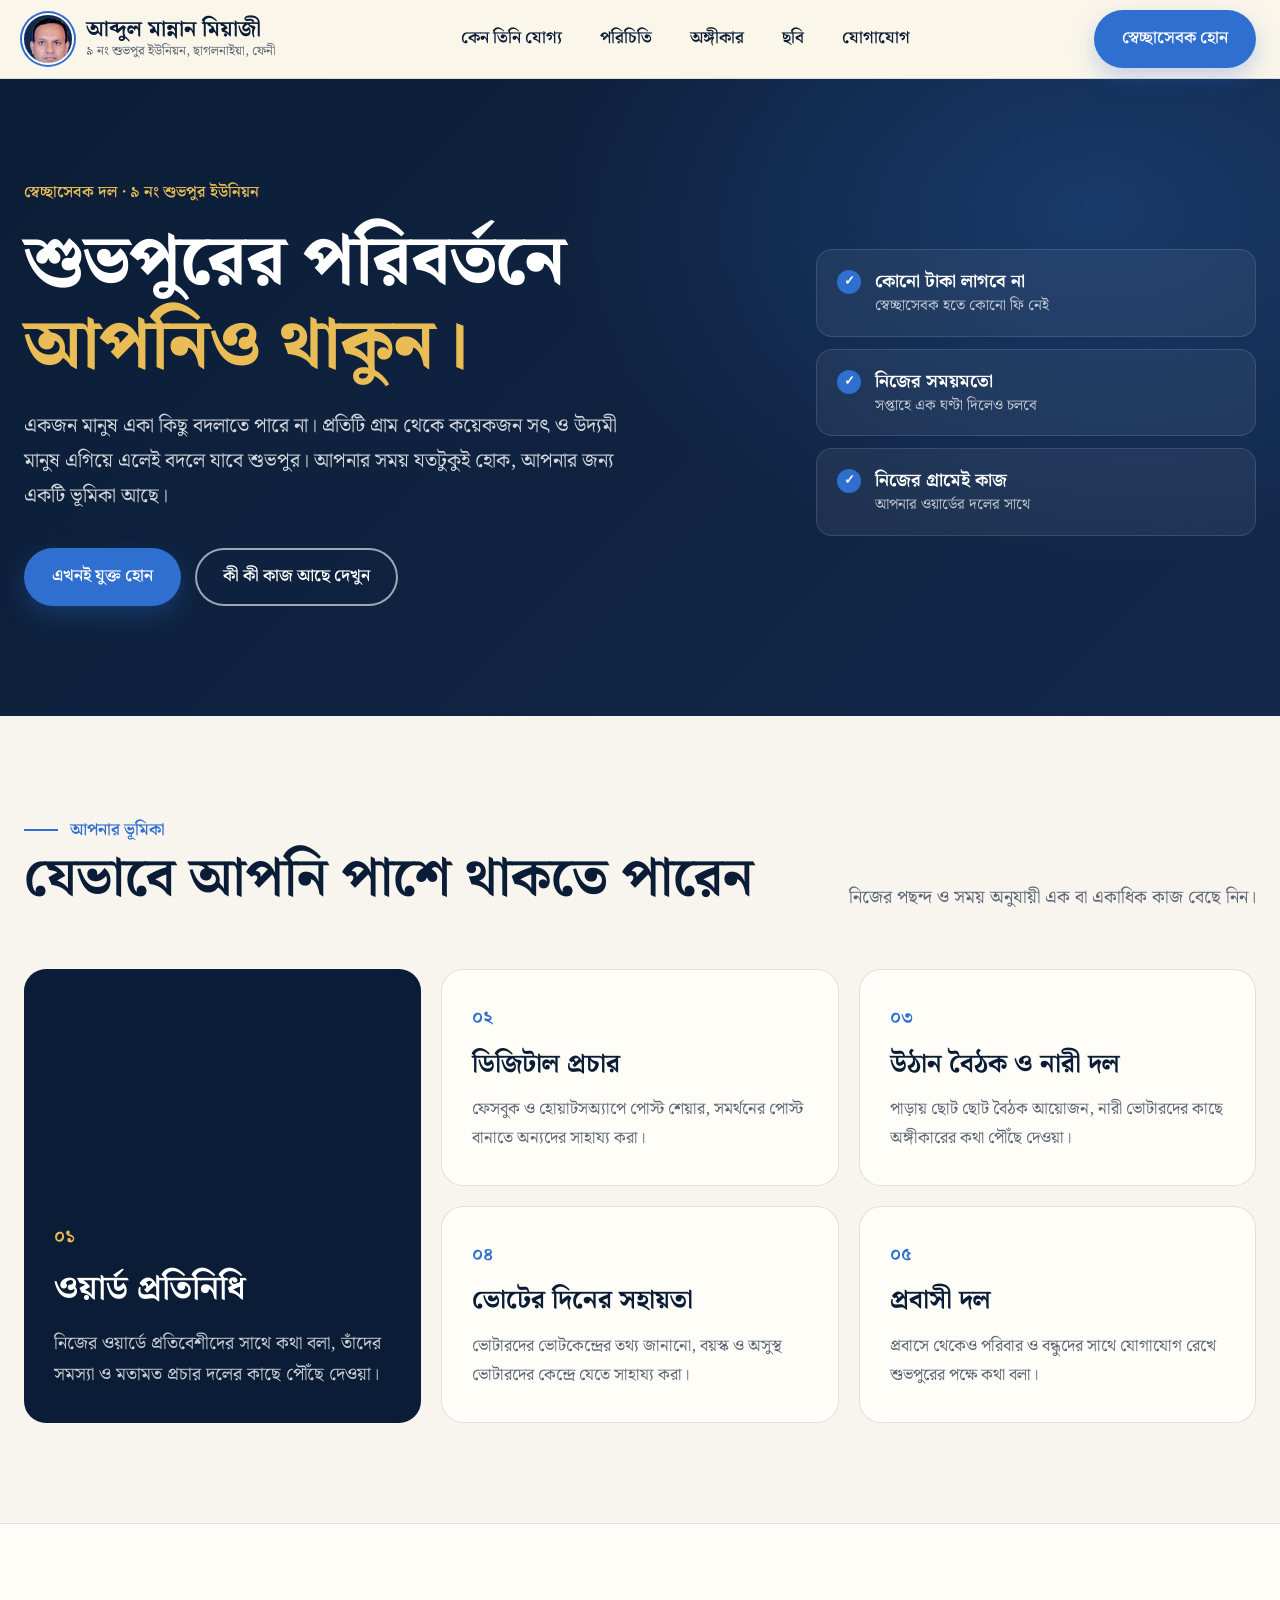
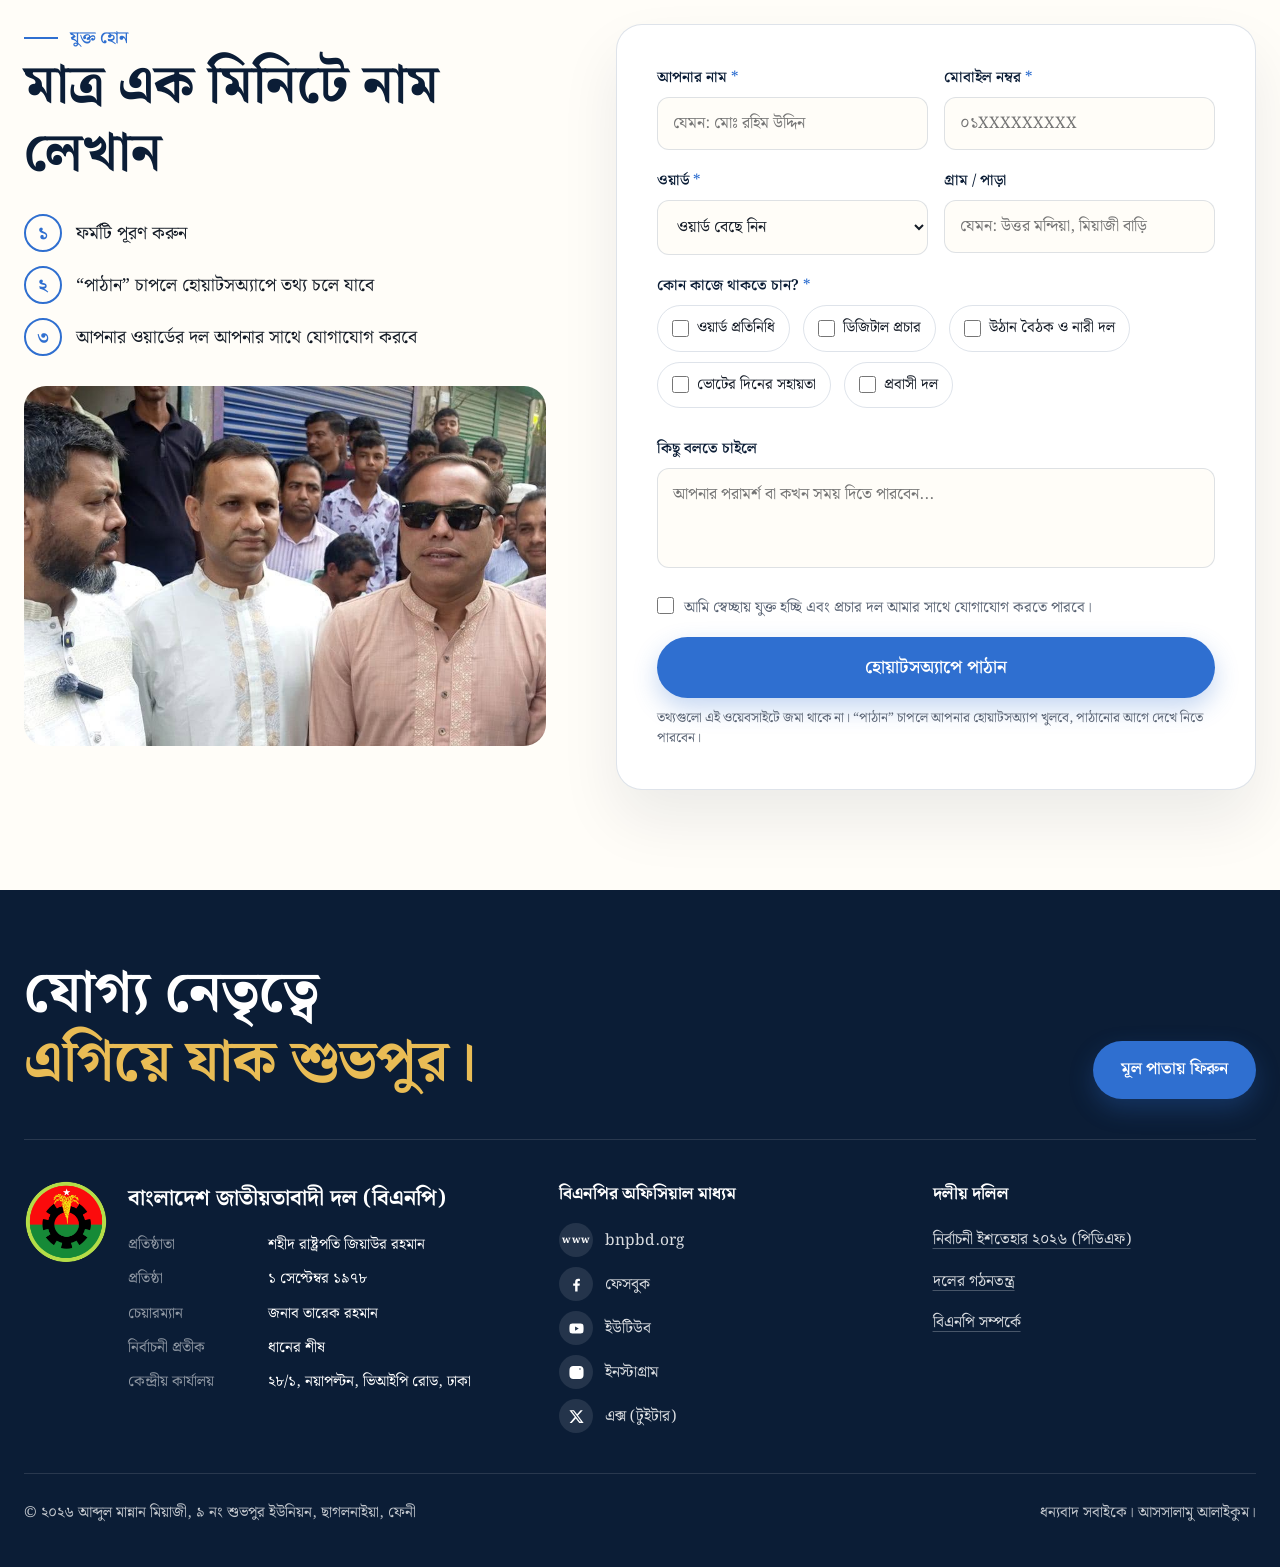
<file: volunteer.html>
<!doctype html>
<html lang="bn">
<head>
  <meta charset="utf-8">
  <meta name="viewport" content="width=device-width, initial-scale=1">
  <title>স্বেচ্ছাসেবক হোন | আব্দুল মান্নান মিয়াজী, শুভপুর</title>
  <meta name="description" content="শুভপুরের পরিবর্তনে আপনিও থাকুন। কোনো টাকা লাগবে না, নিজের সময়মতো, নিজের গ্রামেই কাজ। এক মিনিটে আব্দুল মান্নান মিয়াজীর স্বেচ্ছাসেবক দলে নাম লেখান।">
  <link rel="canonical" href="https://arman-aru.github.io/abdul-mannan-shuvopur/volunteer.html">
  <meta name="theme-color" content="#0b1d36">
  <link rel="icon" type="image/jpeg" href="images/mannan-avatar.jpg">
  <link rel="apple-touch-icon" href="images/mannan-avatar.jpg">
  <meta property="og:type" content="website">
  <meta property="og:locale" content="bn_BD">
  <meta property="og:site_name" content="আব্দুল মান্নান মিয়াজী">
  <meta property="og:url" content="https://arman-aru.github.io/abdul-mannan-shuvopur/volunteer.html">
  <meta property="og:title" content="স্বেচ্ছাসেবক হোন | আব্দুল মান্নান মিয়াজী, শুভপুর">
  <meta property="og:description" content="শুভপুরের পরিবর্তনে আপনিও থাকুন। কোনো টাকা লাগবে না, নিজের সময়মতো, নিজের গ্রামেই কাজ। এক মিনিটে আব্দুল মান্নান মিয়াজীর স্বেচ্ছাসেবক দলে নাম লেখান।">
  <meta property="og:image" content="https://arman-aru.github.io/abdul-mannan-shuvopur/images/og-image.jpg">
  <meta property="og:image:width" content="1200">
  <meta property="og:image:height" content="630">
  <meta property="og:image:alt" content="আব্দুল মান্নান মিয়াজী, চেয়ারম্যান পদে বিএনপির মনোনয়নপ্রত্যাশী, ৯ নং শুভপুর ইউনিয়ন">
  <meta name="twitter:card" content="summary_large_image">
  <meta name="twitter:title" content="স্বেচ্ছাসেবক হোন | আব্দুল মান্নান মিয়াজী, শুভপুর">
  <meta name="twitter:description" content="শুভপুরের পরিবর্তনে আপনিও থাকুন। কোনো টাকা লাগবে না, নিজের সময়মতো, নিজের গ্রামেই কাজ। এক মিনিটে আব্দুল মান্নান মিয়াজীর স্বেচ্ছাসেবক দলে নাম লেখান।">
  <meta name="twitter:image" content="https://arman-aru.github.io/abdul-mannan-shuvopur/images/og-image.jpg">
  <link rel="preconnect" href="https://fonts.googleapis.com">
  <link rel="preconnect" href="https://fonts.gstatic.com" crossorigin>
  <link href="https://fonts.googleapis.com/css2?family=Noto+Serif+Bengali:wght@400;500;600;700;800&display=swap" rel="stylesheet">
  <link rel="stylesheet" href="styles.css">
  <link rel="stylesheet" href="why.css">
  <link rel="stylesheet" href="leaders.css">
  <link rel="stylesheet" href="volunteer.css">
  <link rel="stylesheet" href="responsive.css">
</head>
<body>

  <header class="nav">
    <div class="container">
      <a class="brand" href="index.html">
        <img class="brand__photo" src="images/mannan-avatar.jpg" width="48" height="48" alt="">
        <span>
          <span class="brand__name">আব্দুল মান্নান মিয়াজী</span>
          <span class="brand__sub">৯ নং শুভপুর ইউনিয়ন, ছাগলনাইয়া, ফেনী</span>
        </span>
      </a>
      <nav class="nav__links" id="main-menu" aria-label="প্রধান মেনু">
        <a href="index.html#why">কেন তিনি যোগ্য</a>
        <a href="index.html#journey">পরিচিতি</a>
        <a href="index.html#pledges">অঙ্গীকার</a>
        <a href="index.html#gallery">ছবি</a>
        <a href="index.html#contact">যোগাযোগ</a>
        <a class="nav__cta" href="#join">স্বেচ্ছাসেবক হোন</a>
      </nav>
      <a class="btn btn--red" href="#join" aria-current="page">স্বেচ্ছাসেবক হোন</a>
      <button class="nav__toggle" type="button" aria-controls="main-menu" aria-expanded="false" aria-label="মেনু খুলুন"><span></span><span></span><span></span></button>
    </div>
  </header>

  <main>

    <!-- হিরো -->
    <section class="v-hero" aria-labelledby="v-title">
      <div class="container">
        <div>
          <p class="v-hero__eyebrow">স্বেচ্ছাসেবক দল · ৯ নং শুভপুর ইউনিয়ন</p>
          <h1 id="v-title">শুভপুরের পরিবর্তনে<br><span>আপনিও থাকুন।</span></h1>
          <p class="v-hero__lead">একজন মানুষ একা কিছু বদলাতে পারে না। প্রতিটি গ্রাম থেকে কয়েকজন সৎ ও উদ্যমী মানুষ এগিয়ে এলেই বদলে যাবে শুভপুর। আপনার সময় যতটুকুই হোক, আপনার জন্য একটি ভূমিকা আছে।</p>
          <div class="v-hero__actions">
            <a class="btn btn--red" href="#join">এখনই যুক্ত হোন</a>
            <a class="btn btn--ghost" href="#roles">কী কী কাজ আছে দেখুন</a>
          </div>
        </div>
        <ul class="v-promise" aria-label="স্বেচ্ছাসেবকদের জন্য প্রতিশ্রুতি">
          <li><b>কোনো টাকা লাগবে না</b>স্বেচ্ছাসেবক হতে কোনো ফি নেই</li>
          <li><b>নিজের সময়মতো</b>সপ্তাহে এক ঘণ্টা দিলেও চলবে</li>
          <li><b>নিজের গ্রামেই কাজ</b>আপনার ওয়ার্ডের দলের সাথে</li>
        </ul>
      </div>
    </section>

    <!-- ভূমিকা -->
    <section class="section" id="roles" aria-labelledby="roles-title">
      <div class="container">
        <div class="section__head">
          <div>
            <p class="kicker">আপনার ভূমিকা</p>
            <h2 class="title" id="roles-title">যেভাবে আপনি পাশে থাকতে পারেন</h2>
          </div>
          <p class="lead">নিজের পছন্দ ও সময় অনুযায়ী এক বা একাধিক কাজ বেছে নিন।</p>
        </div>
        <div class="role-grid">
          <article class="role role--feature">
            <span class="role__no">০১</span>
            <h3>ওয়ার্ড প্রতিনিধি</h3>
            <p>নিজের ওয়ার্ডে প্রতিবেশীদের সাথে কথা বলা, তাঁদের সমস্যা ও মতামত প্রচার দলের কাছে পৌঁছে দেওয়া।</p>
          </article>
          <article class="role">
            <span class="role__no">০২</span>
            <h3>ডিজিটাল প্রচার</h3>
            <p>ফেসবুক ও হোয়াটসঅ্যাপে পোস্ট শেয়ার, সমর্থনের পোস্ট বানাতে অন্যদের সাহায্য করা।</p>
          </article>
          <article class="role">
            <span class="role__no">০৩</span>
            <h3>উঠান বৈঠক ও নারী দল</h3>
            <p>পাড়ায় ছোট ছোট বৈঠক আয়োজন, নারী ভোটারদের কাছে অঙ্গীকারের কথা পৌঁছে দেওয়া।</p>
          </article>
          <article class="role">
            <span class="role__no">০৪</span>
            <h3>ভোটের দিনের সহায়তা</h3>
            <p>ভোটারদের ভোটকেন্দ্রের তথ্য জানানো, বয়স্ক ও অসুস্থ ভোটারদের কেন্দ্রে যেতে সাহায্য করা।</p>
          </article>
          <article class="role">
            <span class="role__no">০৫</span>
            <h3>প্রবাসী দল</h3>
            <p>প্রবাসে থেকেও পরিবার ও বন্ধুদের সাথে যোগাযোগ রেখে শুভপুরের পক্ষে কথা বলা।</p>
          </article>
        </div>
      </div>
    </section>

    <!-- ফর্ম -->
    <section class="section v-join" id="join" aria-labelledby="join-title">
      <div class="container">
        <div class="v-join__intro">
          <p class="kicker">যুক্ত হোন</p>
          <h2 class="title" id="join-title">মাত্র এক মিনিটে নাম লেখান</h2>
          <ol class="v-steps">
            <li><b>১</b><span>ফর্মটি পূরণ করুন</span></li>
            <li><b>২</b><span>“পাঠান” চাপলে হোয়াটসঅ্যাপে তথ্য চলে যাবে</span></li>
            <li><b>৩</b><span>আপনার ওয়ার্ডের দল আপনার সাথে যোগাযোগ করবে</span></li>
          </ol>
          <div class="v-join__photo" role="img" aria-label="শুভপুরের মানুষের সাথে আব্দুল মান্নান মিয়াজী"></div>
        </div>

        <form class="v-form" id="volunteer-form" novalidate>
          <div class="v-row">
            <label class="v-field"><span>আপনার নাম <i>*</i></span><input id="v-name" type="text" maxlength="60" autocomplete="name" placeholder="যেমন: মোঃ রহিম উদ্দিন"></label>
            <label class="v-field"><span>মোবাইল নম্বর <i>*</i></span><input id="v-phone" type="tel" inputmode="numeric" maxlength="20" autocomplete="tel" placeholder="০১XXXXXXXXX"></label>
          </div>
          <div class="v-row">
            <label class="v-field"><span>ওয়ার্ড <i>*</i></span>
              <select id="v-ward">
                <option value="">ওয়ার্ড বেছে নিন</option>
                <option>০১: জয়পুর</option>
                <option>০২: জয়পুর, জয়চাঁদপুর</option>
                <option>০৩: জয়চাঁদপুর, জগন্নাথ সোনাপুর</option>
                <option>০৪: দক্ষিণ ও উত্তর বল্লভপুর</option>
                <option>০৫: কৈয়ারা, ছয়ঘরিয়া</option>
                <option>০৬: চম্পকনগর</option>
                <option>০৭: দক্ষিণ মন্দিয়া</option>
                <option>০৮: দক্ষিণ কুহুমা</option>
                <option>০৯: উত্তর মন্দিয়া</option>
                <option>প্রবাসে থাকি</option>
              </select>
            </label>
            <label class="v-field"><span>গ্রাম / পাড়া</span><input id="v-village" type="text" maxlength="60" placeholder="যেমন: উত্তর মন্দিয়া, মিয়াজী বাড়ি"></label>
          </div>

          <fieldset class="v-roles">
            <legend>কোন কাজে থাকতে চান? <i>*</i></legend>
            <label><input type="checkbox" name="v-role" value="ওয়ার্ড প্রতিনিধি"> ওয়ার্ড প্রতিনিধি</label>
            <label><input type="checkbox" name="v-role" value="ডিজিটাল প্রচার"> ডিজিটাল প্রচার</label>
            <label><input type="checkbox" name="v-role" value="উঠান বৈঠক ও নারী দল"> উঠান বৈঠক ও নারী দল</label>
            <label><input type="checkbox" name="v-role" value="ভোটের দিনের সহায়তা"> ভোটের দিনের সহায়তা</label>
            <label><input type="checkbox" name="v-role" value="প্রবাসী দল"> প্রবাসী দল</label>
          </fieldset>

          <label class="v-field"><span>কিছু বলতে চাইলে</span><textarea id="v-note" maxlength="400" placeholder="আপনার পরামর্শ বা কখন সময় দিতে পারবেন..."></textarea></label>

          <label class="v-consent"><input id="v-consent" type="checkbox"> আমি স্বেচ্ছায় যুক্ত হচ্ছি এবং প্রচার দল আমার সাথে যোগাযোগ করতে পারবে।</label>

          <p class="v-error" id="v-error" role="alert" hidden></p>
          <button class="btn btn--red v-submit" type="submit">হোয়াটসঅ্যাপে পাঠান</button>
          <p class="v-note">তথ্যগুলো এই ওয়েবসাইটে জমা থাকে না। “পাঠান” চাপলে আপনার হোয়াটসঅ্যাপ খুলবে, পাঠানোর আগে দেখে নিতে পারবেন।</p>

          <div class="v-success" id="v-success" hidden>
            <b>ধন্যবাদ!</b> হোয়াটসঅ্যাপে মেসেজটি পাঠালেই আপনার নাম তালিকায় উঠবে। শুভপুরের পরিবর্তনে আপনাকে স্বাগতম।
          </div>
        </form>
      </div>
    </section>

  </main>

  <footer class="footer">
    <div class="container">
      <div class="footer__top">
        <p class="footer__big">যোগ্য নেতৃত্বে<br><span>এগিয়ে যাক শুভপুর।</span></p>
        <a class="btn btn--red" href="index.html">মূল পাতায় ফিরুন</a>
      </div>
      <div class="footer__party">
        <div class="party-id">
          <img src="images/bnp-logo.png" width="84" height="84" alt="বাংলাদেশ জাতীয়তাবাদী দল (বিএনপি)-এর লোগো">
          <div>
            <p class="party-id__name">বাংলাদেশ জাতীয়তাবাদী দল (বিএনপি)</p>
            <dl class="party-facts">
              <div><dt>প্রতিষ্ঠাতা</dt><dd>শহীদ রাষ্ট্রপতি জিয়াউর রহমান</dd></div>
              <div><dt>প্রতিষ্ঠা</dt><dd>১ সেপ্টেম্বর ১৯৭৮</dd></div>
              <div><dt>চেয়ারম্যান</dt><dd>জনাব তারেক রহমান</dd></div>
              <div><dt>নির্বাচনী প্রতীক</dt><dd>ধানের শীষ</dd></div>
              <div><dt>কেন্দ্রীয় কার্যালয়</dt><dd>২৮/১, নয়াপল্টন, ভিআইপি রোড, ঢাকা</dd></div>
            </dl>
          </div>
        </div>
        <div>
          <h4 class="footer__h">বিএনপির অফিসিয়াল মাধ্যম</h4>
          <ul class="social">
            <li><a href="https://bnpbd.org" target="_blank" rel="noopener"><span class="social__ico social__ico--web">www</span>bnpbd.org</a></li>
            <li><a href="https://www.facebook.com/bnpbd.org" target="_blank" rel="noopener"><span class="social__ico"><svg viewBox="0 0 24 24" aria-hidden="true"><path d="M13.5 22v-8.2h2.8l.4-3.2h-3.2V8.5c0-.9.3-1.6 1.6-1.6h1.7V4.1c-.3 0-1.3-.1-2.5-.1-2.5 0-4.2 1.5-4.2 4.3v2.4H7.3v3.2h2.8V22z"/></svg></span>ফেসবুক</a></li>
            <li><a href="https://www.youtube.com/@bdbnp" target="_blank" rel="noopener"><span class="social__ico"><svg viewBox="0 0 24 24" aria-hidden="true"><path d="M21.6 7.2a2.5 2.5 0 0 0-1.8-1.8C18.2 5 12 5 12 5s-6.2 0-7.8.4A2.5 2.5 0 0 0 2.4 7.2 26 26 0 0 0 2 12a26 26 0 0 0 .4 4.8 2.5 2.5 0 0 0 1.8 1.8C5.8 19 12 19 12 19s6.2 0 7.8-.4a2.5 2.5 0 0 0 1.8-1.8A26 26 0 0 0 22 12a26 26 0 0 0-.4-4.8zM10 15V9l5.2 3z"/></svg></span>ইউটিউব</a></li>
            <li><a href="https://www.instagram.com/bnpbd/" target="_blank" rel="noopener"><span class="social__ico"><svg viewBox="0 0 24 24" aria-hidden="true"><path d="M12 7.3A4.7 4.7 0 1 0 16.7 12 4.7 4.7 0 0 0 12 7.3zm0 7.7a3 3 0 1 1 3-3 3 3 0 0 1-3 3zm6-7.9a1.1 1.1 0 1 1-1.1-1.1A1.1 1.1 0 0 1 18 7.1zM21.9 8.1a5.4 5.4 0 0 0-1.5-3.8 5.4 5.4 0 0 0-3.8-1.5C15.1 2.7 8.9 2.7 7.4 2.8a5.4 5.4 0 0 0-3.8 1.5 5.4 5.4 0 0 0-1.5 3.8c-.1 1.5-.1 6.3 0 7.8a5.4 5.4 0 0 0 1.5 3.8 5.4 5.4 0 0 0 3.8 1.5c1.5.1 7.7.1 9.2 0a5.4 5.4 0 0 0 3.8-1.5 5.4 5.4 0 0 0 1.5-3.8c.1-1.5.1-6.3 0-7.8z"/></svg></span>ইনস্টাগ্রাম</a></li>
            <li><a href="https://x.com/bdbnp78" target="_blank" rel="noopener"><span class="social__ico"><svg viewBox="0 0 24 24" aria-hidden="true"><path d="M17.8 3h3.1l-6.8 7.7 8 10.3h-6.2l-4.9-6.3L5.4 21H2.3l7.3-8.3L2 3h6.4l4.4 5.8zm-1.1 16.2h1.7L7.4 4.7H5.5z"/></svg></span>এক্স (টুইটার)</a></li>
          </ul>
        </div>
        <div>
          <h4 class="footer__h">দলীয় দলিল</h4>
          <ul class="footer__links">
            <li><a href="https://bnpbd.org/flipbooks/Bangladesh%20Nationalist%20Party-BNP%20Election%20Manifesto%202026-English.pdf" target="_blank" rel="noopener">নির্বাচনী ইশতেহার ২০২৬ (পিডিএফ)</a></li>
            <li><a href="https://bnpbd.org/pages/constitution" target="_blank" rel="noopener">দলের গঠনতন্ত্র</a></li>
            <li><a href="https://bnpbd.org/about-us" target="_blank" rel="noopener">বিএনপি সম্পর্কে</a></li>
          </ul>
        </div>
      </div>
      <div class="footer__bottom">
        <span>© ২০২৬ আব্দুল মান্নান মিয়াজী, ৯ নং শুভপুর ইউনিয়ন, ছাগলনাইয়া, ফেনী</span>
        <span>ধন্যবাদ সবাইকে। আসসালামু আলাইকুম।</span>
      </div>
    </div>
  </footer>

  <script src="volunteer.js" defer></script>
  <script src="nav.js" defer></script>
</body>
</html>
</file>
<file: styles.css>
/* আব্দুল মান্নান মিয়াজী: নির্বাচনী ওয়েবসাইট (ডেস্কটপ ডিজাইন, ১৪৪০px) */

:root {
  /* প্যালেট: নেভি + সোনালি + আইভরি. টোকেনের নাম পুরোনো (green = নেভি, red = রয়্যাল ব্লু অ্যাকসেন্ট) */
  --green-900: #0b1d36;
  --green-800: #102a4c;
  --green-700: #17396a;
  --green-500: #2d5b9a;
  --red-600: #2f6fd0;
  --red-700: #2458a8;
  --gold-400: #e9bc55;
  --gold-500: #d19a2a;
  --cream: #f8f5ee;
  --paper: #fffdf8;
  --ink: #141b26;
  --muted: #5b6575;
  --line: rgba(23, 57, 106, 0.14);
  --font-display: "Noto Serif Bengali", serif;
  --font-body: "Noto Serif Bengali", serif;
  --container: 1240px;
}

* { box-sizing: border-box; margin: 0; padding: 0; }

html { scroll-behavior: smooth; }

body {
  min-width: 1280px;
  background: var(--cream);
  color: var(--ink);
  font-family: var(--font-body);
  font-size: 18px;
  line-height: 1.75;
}

img { display: block; max-width: 100%; }
a { color: inherit; text-decoration: none; }

.container { width: var(--container); margin: 0 auto; }

/* ---------- ছবির জায়গা: ছবি না থাকলে নকশা করা ব্যাকগ্রাউন্ড দেখাবে ---------- */
.photo {
  position: relative;
  overflow: hidden;
  background-color: var(--green-800);
  background-size: cover;
  background-position: center;
}
.photo::after {
  content: attr(data-label);
  position: absolute;
  left: 16px;
  bottom: 14px;
  padding: 4px 12px;
  border-radius: 999px;
  background: rgba(0, 0, 0, 0.45);
  color: #fff;
  font-size: 13px;
}

/* ---------- উপরের ঘোষণা বার ---------- */
.ticker { background: var(--red-600); color: #fff; font-size: 15px; overflow: hidden; white-space: nowrap; }
.ticker__track { display: inline-flex; gap: 64px; padding: 9px 0; animation: ticker 38s linear infinite; }
.ticker__track span::before { content: "◆"; margin-right: 14px; color: var(--gold-400); }
@keyframes ticker { from { transform: translateX(0); } to { transform: translateX(-50%); } }

/* ---------- নেভিগেশন ---------- */
.nav {
  position: sticky; top: 0; z-index: 50;
  background: rgba(251, 246, 234, 0.92);
  backdrop-filter: blur(10px);
  border-bottom: 1px solid var(--line);
}
.nav .container { display: flex; align-items: center; justify-content: space-between; height: 78px; }
.brand { display: flex; align-items: center; gap: 14px; }
.brand__mark {
  width: 46px; height: 46px; border-radius: 50%;
  display: grid; place-items: center;
  background: var(--green-700); color: var(--gold-400);
  font-family: var(--font-display); font-size: 24px;
  box-shadow: inset 0 0 0 3px var(--gold-400);
}
.brand__name { font-family: var(--font-display); font-size: 22px; line-height: 1.2; color: var(--green-800); }
.brand__sub { font-size: 13px; color: var(--muted); }
.nav__links { display: flex; gap: 34px; font-size: 17px; font-weight: 500; }
.nav__links a { position: relative; }
.nav__links a::after {
  content: ""; position: absolute; left: 0; right: 0; bottom: -4px; height: 2px;
  background: var(--red-600); transform: scaleX(0); transition: transform .25s;
}
.nav__links a:hover::after { transform: scaleX(1); }

.btn {
  display: inline-flex; align-items: center; gap: 10px;
  padding: 14px 28px; border-radius: 999px;
  font-family: var(--font-body); font-weight: 600; font-size: 17px; cursor: pointer; border: 0;
  transition: transform .2s, box-shadow .2s;
}
.btn:hover { transform: translateY(-2px); }
.btn--red { background: var(--red-600); color: #fff; box-shadow: 0 10px 24px rgba(47,111,208, .3); }
.btn--gold { background: var(--gold-400); color: var(--green-900); box-shadow: 0 10px 24px rgba(226, 169, 35, .35); }
.btn--ghost { color: #fff; box-shadow: inset 0 0 0 2px rgba(255,255,255,.6); }
.btn--green { background: var(--green-700); color: #fff; }

/* ---------- হিরো ---------- */
.hero {
  position: relative; overflow: hidden; color: #fff;
  background:
    radial-gradient(1000px 600px at 85% 20%, rgba(240,194,75,.22), transparent 60%),
    linear-gradient(135deg, var(--green-900) 0%, var(--green-700) 60%, var(--green-500) 100%);
}
.hero__sun {
  position: absolute; right: 250px; top: 90px;
  width: 520px; height: 520px; border-radius: 50%;
  background: var(--red-600);
  box-shadow: 0 0 0 26px rgba(47,111,208,.18), 0 0 0 60px rgba(47,111,208,.08);
}
.hero .container { position: relative; display: grid; grid-template-columns: 1.05fr 0.95fr; min-height: 720px; }
.hero__copy { padding: 110px 0 90px; position: relative; z-index: 2; }
.eyebrow {
  display: inline-flex; align-items: center; gap: 10px;
  padding: 6px 16px; border-radius: 999px;
  background: rgba(255,255,255,.1); border: 1px solid rgba(255,255,255,.25);
  font-size: 15px;
}
.eyebrow i { width: 8px; height: 8px; border-radius: 50%; background: var(--gold-400); box-shadow: 0 0 0 4px rgba(240,194,75,.3); }
.hero h1 { margin: 26px 0 10px; font-family: var(--font-display); font-size: 86px; line-height: 1.12; font-weight: 400; }
.hero h1 em { font-style: normal; color: var(--gold-400); display: block; }
.hero__role { font-size: 24px; color: rgba(255,255,255,.85); }
.hero__role b { color: #fff; }
.hero__slogan {
  margin: 34px 0 40px; padding-left: 22px;
  border-left: 4px solid var(--red-600);
  font-family: var(--font-display); font-size: 30px; line-height: 1.5;
}
.hero__actions { display: flex; gap: 16px; }

.hero__portrait { position: relative; z-index: 1; align-self: end; height: 680px; }
.hero__portrait .photo {
  position: absolute; inset: 40px 30px 0 60px;
  border-radius: 280px 280px 0 0;
  background-image: url("images/hero-portrait.jpg"), linear-gradient(180deg, #24497a, #0f2747);
  border: 6px solid rgba(255,255,255,.12);
}
.hero__badge {
  position: absolute; left: 0; bottom: 110px; z-index: 3;
  width: 170px; height: 170px; border-radius: 50%;
  display: grid; place-items: center; text-align: center;
  background: var(--gold-400); color: var(--green-900);
  font-family: var(--font-display); font-size: 21px; line-height: 1.3;
  box-shadow: 0 20px 40px rgba(0,0,0,.3);
}
.hero__badge b { display: block; font-size: 52px; line-height: 1; font-weight: 400; }
.hero__badge2 {
  position: absolute; right: 0; top: 140px; z-index: 3;
  padding: 16px 22px; border-radius: 18px;
  background: #fff; color: var(--ink);
  box-shadow: 0 20px 40px rgba(0,0,0,.25);
  font-size: 15px; line-height: 1.5;
}
.hero__badge2 strong { display: block; font-family: var(--font-display); font-weight: 400; font-size: 22px; color: var(--red-600); }

.wave { display: block; width: 100%; height: 70px; margin-top: -1px; }

/* ---------- সংখ্যায় পরিচয় ---------- */
.stats__grid {
  display: grid; grid-template-columns: repeat(4, 1fr);
  background: var(--paper); border-radius: 26px;
  box-shadow: 0 30px 60px rgba(11,29,54, .1);
  margin-top: -40px; position: relative;
}
.stat { padding: 34px 36px; border-right: 1px solid var(--line); }
.stat:last-child { border-right: 0; }
.stat b { display: block; font-family: var(--font-display); font-size: 54px; line-height: 1.1; color: var(--green-700); font-weight: 400; }
.stat span { color: var(--muted); font-size: 17px; }

/* ---------- সাধারণ সেকশন ---------- */
.section { padding: 100px 0; }
.section__head { display: flex; align-items: end; justify-content: space-between; margin-bottom: 56px; }
.kicker { color: var(--red-600); font-weight: 600; font-size: 17px; }
.kicker::before { content: ""; display: inline-block; width: 34px; height: 2px; background: var(--red-600); vertical-align: middle; margin-right: 12px; }
.title { font-family: var(--font-display); font-weight: 400; font-size: 54px; line-height: 1.25; color: var(--green-900); max-width: 760px; }
.lead { max-width: 440px; color: var(--muted); }

/* ---------- জীবনের যাত্রা ---------- */
.journey { background: var(--paper); }
.journey__grid { display: grid; grid-template-columns: 480px 1fr; gap: 80px; align-items: start; }
.journey__photo { height: 620px; border-radius: 30px; position: sticky; top: 110px;
  background-image: url("images/meeting-leaders.jpg"), linear-gradient(160deg, #1e4677, #0c2240); }
.timeline { position: relative; padding-left: 60px; }
.timeline::before { content: ""; position: absolute; left: 18px; top: 10px; bottom: 10px; width: 2px;
  background: repeating-linear-gradient(to bottom, var(--green-500) 0 8px, transparent 8px 16px); }
.step { position: relative; padding-bottom: 46px; }
.step:last-child { padding-bottom: 0; }
.step::before {
  content: attr(data-n); position: absolute; left: -60px; top: 0;
  width: 38px; height: 38px; border-radius: 50%;
  display: grid; place-items: center;
  background: var(--green-700); color: var(--gold-400);
  font-family: var(--font-display); font-size: 18px;
  box-shadow: 0 0 0 6px var(--paper);
}
.step__tag { font-size: 14px; font-weight: 600; color: var(--red-600); }
.step h3 { font-family: var(--font-display); font-weight: 400; font-size: 30px; color: var(--green-900); margin: 2px 0 8px; }
.step p { color: var(--muted); }

/* ---------- প্রতিশ্রুতি ---------- */
.pledges { background: var(--green-900); color: #fff; position: relative; overflow: hidden; }
.pledges::before {
  content: "শুভপুর"; position: absolute; right: -40px; top: 30px;
  font-family: var(--font-display); font-size: 260px; line-height: 1;
  color: rgba(255,255,255,.035); pointer-events: none;
}
.pledges .title { color: #fff; }
.pledges .lead { color: rgba(255,255,255,.7); }
.pledge-grid { display: grid; grid-template-columns: repeat(3, 1fr); gap: 24px; position: relative; }
.pledge {
  padding: 40px 34px 36px; border-radius: 24px;
  background: rgba(255,255,255,.05); border: 1px solid rgba(255,255,255,.1);
  transition: background .3s, transform .3s;
}
.pledge:hover { background: rgba(255,255,255,.09); transform: translateY(-6px); }
.pledge__no { font-family: var(--font-display); font-size: 70px; line-height: 1; color: var(--gold-400); }
.pledge h3 { font-family: var(--font-display); font-weight: 400; font-size: 28px; margin: 18px 0 10px; }
.pledge p { color: rgba(255,255,255,.72); font-size: 17px; }
.pledge--feature { grid-column: span 2; background: var(--red-600); border-color: transparent; display: grid; grid-template-columns: 1fr 300px; gap: 30px; align-items: center; }
.pledge--feature:hover { background: var(--red-700); }
.pledge:last-child { grid-column: span 3; display: grid; grid-template-columns: 120px 1fr; column-gap: 30px; align-items: center; }
.pledge:last-child .pledge__no { grid-row: span 2; }
.pledge:last-child h3 { margin: 0; }
.pledge--feature p { color: rgba(255,255,255,.9); }
.pledge--feature .photo { height: 230px; border-radius: 18px; background-image: url("images/anti-drug-rally.jpg"), linear-gradient(135deg, #6b4410, #2e1d07); }

/* ---------- ৯ ওয়ার্ড ---------- */
.wards__layout { display: grid; grid-template-columns: 1fr 420px; gap: 60px; align-items: start; }
.ward-grid { display: grid; grid-template-columns: repeat(3, 1fr); gap: 16px; }
.ward {
  padding: 26px 26px 24px; border-radius: 20px;
  background: var(--paper); border: 1px solid var(--line);
  transition: border-color .25s, box-shadow .25s, transform .25s;
  cursor: pointer;
  text-align: left; font-family: var(--font-body); color: inherit;
}
.ward:hover { border-color: var(--green-500); box-shadow: 0 16px 36px rgba(23,57,106,.14); transform: translateY(-3px); }
.ward.is-active { background: var(--green-700); color: #fff; border-color: var(--green-700); }
.ward.is-active small, .ward.is-active p { color: rgba(255,255,255,.75); }
.ward small { font-size: 14px; color: var(--muted); }
.ward b { display: block; font-family: var(--font-display); font-weight: 400; font-size: 34px; line-height: 1.2; }
.ward p { font-size: 15px; color: var(--muted); margin-top: 4px; }
.ward-panel { position: sticky; top: 110px; padding: 38px; border-radius: 26px; background: var(--gold-400); color: var(--green-900); }
.ward-panel h3 { font-family: var(--font-display); font-weight: 400; font-size: 32px; line-height: 1.3; margin-bottom: 14px; }
.ward-panel ul { list-style: none; margin: 18px 0 26px; }
.ward-panel li { padding: 10px 0; border-bottom: 1px dashed rgba(11,29,54,.25); }
.ward-panel li::before { content: "✓"; margin-right: 10px; color: var(--red-600); font-weight: 700; }

/* ---------- দাবি দেয়াল ---------- */
.wall { background: var(--paper); }
.wall__layout { display: grid; grid-template-columns: 460px 1fr; gap: 60px; align-items: start; }
.form-card { padding: 40px; border-radius: 28px; background: var(--green-800); color: #fff; }
.form-card h3 { font-family: var(--font-display); font-weight: 400; font-size: 32px; line-height: 1.3; }
.form-card > p { color: rgba(255,255,255,.75); margin: 8px 0 24px; font-size: 16px; }
.field { display: block; margin-bottom: 16px; }
.field span { display: block; font-size: 15px; margin-bottom: 6px; color: rgba(255,255,255,.85); }
.field input, .field select, .field textarea {
  width: 100%; padding: 14px 16px; border-radius: 14px;
  border: 1px solid rgba(255,255,255,.2); background: rgba(255,255,255,.08);
  color: #fff; font-family: var(--font-body); font-size: 16px;
}
.field textarea { height: 110px; resize: none; }
.field select option { color: var(--ink); }
.notes { columns: 2; column-gap: 22px; }
.note {
  break-inside: avoid; margin-bottom: 22px; padding: 26px 26px 22px;
  border-radius: 6px 22px 22px 22px; background: #fff;
  box-shadow: 0 12px 30px rgba(11,29,54,.08);
  border-top: 5px solid var(--green-500);
}
.note:nth-child(3n+2) { border-top-color: var(--red-600); }
.note:nth-child(3n) { border-top-color: var(--gold-500); }
.note footer { margin-top: 12px; font-size: 14px; color: var(--muted); display: flex; justify-content: space-between; }
.note footer b { color: var(--green-700); font-weight: 600; }

/* ---------- প্রোফাইল ফ্রেম ক্যাম্পেইন ---------- */
.frame { background: linear-gradient(120deg, var(--red-600), var(--red-700)); color: #fff; overflow: hidden; }
.frame .container { display: grid; grid-template-columns: 1fr 520px; gap: 70px; align-items: center; }
.frame .title { color: #fff; }
.frame .kicker { color: var(--gold-400); }
.frame .kicker::before { background: var(--gold-400); }
.frame__text { color: rgba(255,255,255,.88); margin: 18px 0 32px; max-width: 560px; }
.frame__steps { display: flex; gap: 14px; margin-bottom: 34px; }
.frame__steps div { flex: 1; padding: 16px 18px; border-radius: 16px; background: rgba(255,255,255,.12); font-size: 15px; }
.frame__steps b { display: block; font-family: var(--font-display); font-size: 26px; color: var(--gold-400); font-weight: 400; }
.frame__demo { position: relative; height: 520px; }
.frame__circle {
  position: absolute; inset: 0; margin: auto; width: 440px; height: 440px; border-radius: 50%;
  background: conic-gradient(var(--green-700) 0 50%, var(--gold-400) 50% 100%);
  padding: 22px; box-shadow: 0 30px 60px rgba(0,0,0,.3);
}
.frame__circle .photo { width: 100%; height: 100%; border-radius: 50%; border: 8px solid #fff;
  background-image: url("images/profile-sample.jpg"), linear-gradient(160deg, #e8ddc7, #b9a888); }
.frame__ribbon {
  position: absolute; left: 50%; bottom: 46px; transform: translateX(-50%) rotate(-3deg);
  padding: 10px 30px; border-radius: 10px;
  background: var(--green-900); color: var(--gold-400);
  font-family: var(--font-display); font-size: 24px; white-space: nowrap;
  box-shadow: 0 12px 24px rgba(0,0,0,.3);
}

/* ---------- গ্যালারি ---------- */
.gallery-grid { display: grid; gap: 18px; grid-template-columns: repeat(4, 1fr); grid-template-rows: 260px 260px; }
.gallery-grid .photo { border-radius: 22px; transition: transform .35s; }
.gallery-grid .photo:hover { transform: scale(1.02); }
.g1 { grid-column: span 2; grid-row: span 2; background-image: url("images/rally-oct31.jpg"), linear-gradient(135deg, #2d5b9a, #0b1d36); }
.g2 { background-image: url("images/yamaha-day.jpg"), linear-gradient(135deg, #1b4f8a, #0b2445); }
.g3 { background-image: url("images/boishakh-poster.jpg"), linear-gradient(135deg, #d42a3a, #6e0f18); }
.g4 { background-image: url("images/with-leaders.jpg"), linear-gradient(135deg, #c79a2a, #6b4f10); }
.g5 { background-image: url("images/guangzhou.jpg"), linear-gradient(135deg, #3c6e7a, #14323a); }

/* ---------- সমর্থকদের কথা ---------- */
.voices { background: var(--paper); }
.quote-row { display: grid; grid-template-columns: 1.3fr 1fr 1fr; gap: 24px; }
.quote { padding: 40px; border-radius: 26px; background: var(--cream); border: 1px solid var(--line); }
.quote--big { background: var(--green-700); color: #fff; border: 0; }
.quote blockquote { font-family: var(--font-display); font-size: 26px; line-height: 1.55; }
.quote--big blockquote { font-size: 34px; }
.quote blockquote::before { content: "“"; display: block; font-size: 80px; line-height: .6; color: var(--red-600); margin-bottom: 14px; }
.quote--big blockquote::before { color: var(--gold-400); }
.quote cite { display: block; margin-top: 22px; font-style: normal; font-size: 16px; opacity: .75; }

/* ---------- সতর্কতা ও যোগাযোগ ---------- */
.alert {
  display: flex; gap: 22px; align-items: center;
  padding: 26px 34px; border-radius: 22px;
  background: #fff4d6; border: 2px dashed var(--gold-500);
  margin-bottom: 70px;
}
.alert__icon { width: 56px; height: 56px; flex: none; border-radius: 50%; display: grid; place-items: center; background: var(--gold-400); font-size: 28px; font-weight: 700; color: var(--green-900); }
.alert b { color: var(--red-700); }
.contact__grid { display: grid; grid-template-columns: repeat(3, 1fr); gap: 24px; }
.contact-card { padding: 34px; border-radius: 24px; background: var(--paper); border: 1px solid var(--line); }
.contact-card small { color: var(--muted); font-size: 15px; }
.contact-card b { display: block; font-family: var(--font-display); font-weight: 400; font-size: 26px; color: var(--green-800); margin: 4px 0 8px; }

/* ---------- ফুটার ---------- */
.footer { background: var(--green-900); color: rgba(255,255,255,.75); padding: 70px 0 40px; }
.footer__top { display: flex; justify-content: space-between; align-items: end; padding-bottom: 40px; border-bottom: 1px solid rgba(255,255,255,.12); }
.footer__big { font-family: var(--font-display); font-size: 58px; line-height: 1.2; color: #fff; }
.footer__big span { color: var(--gold-400); }
.footer__bottom { display: flex; justify-content: space-between; padding-top: 26px; font-size: 15px; }
</file>
<file: why.css>
/* প্রচারণা সেকশন: কেন তিনি, কেমন চেয়ারম্যান চাই, ভোটের আহ্বান */

/* ---------- কেন আব্দুল মান্নান মিয়াজী ---------- */
.why { padding: 70px 0 110px; }
.why__intro { text-align: center; max-width: 860px; margin: 0 auto 64px; }
.why__intro .title { max-width: none; font-size: 64px; }
.why__intro .title span { color: var(--red-600); }
.why__intro p { color: var(--muted); font-size: 20px; margin-top: 14px; }

.reason-grid { display: grid; grid-template-columns: repeat(4, 1fr); gap: 22px; }
.reason {
  position: relative; overflow: hidden;
  padding: 34px 30px 30px; border-radius: 26px;
  background: var(--paper); border: 1px solid var(--line);
  transition: transform .3s, box-shadow .3s;
}
.reason:hover { transform: translateY(-6px); box-shadow: 0 24px 50px rgba(11,29,54,.14); }
.reason__no {
  display: block; margin-bottom: 14px;
  font-family: var(--font-display); font-size: 20px; line-height: 1;
  color: var(--red-600);
}
.reason:last-child { grid-column: span 2; }
.reason--hero .photo::after { display: none; }
.reason__icon {
  width: 58px; height: 58px; border-radius: 18px;
  display: grid; place-items: center; font-size: 28px;
  background: var(--cream); margin-bottom: 20px;
}
.reason h3 { font-family: var(--font-display); font-weight: 400; font-size: 27px; line-height: 1.3; color: var(--green-900); margin-bottom: 10px; }
.reason p { font-size: 16.5px; color: var(--muted); }
.reason__proof {
  margin-top: 18px; padding-top: 14px; border-top: 1px dashed var(--line);
  font-size: 14.5px; color: var(--green-700); font-weight: 600;
}
.reason__proof::before { content: "প্রমাণ: "; color: var(--red-600); }

.reason--hero { grid-column: span 2; grid-row: span 2; background: var(--green-700); color: #fff; border: 0; display: flex; flex-direction: column; justify-content: flex-end; min-height: 520px; }
.reason--hero .photo { position: absolute; inset: 0; border-radius: 0; background-image: linear-gradient(180deg, rgba(11,29,54,0) 30%, rgba(11,29,54,.92) 80%), url("images/rally-oct31.jpg"), linear-gradient(135deg, #2d5b9a, #0b1d36); }
.reason--hero > *:not(.photo) { position: relative; }
.reason--hero h3 { color: #fff; font-size: 40px; }
.reason--hero p { color: rgba(255,255,255,.85); font-size: 18px; }
.reason--hero .reason__proof { color: var(--gold-400); border-color: rgba(255,255,255,.25); }
.reason--hero .reason__proof::before { color: #fff; }
.reason--red { background: var(--red-600); color: #fff; border: 0; }
.reason--red h3 { color: #fff; }
.reason--red p { color: rgba(255,255,255,.88); }
.reason--red .reason__icon { background: rgba(255,255,255,.15); }
.reason--red .reason__proof { color: var(--gold-400); border-color: rgba(255,255,255,.3); }
.reason--red .reason__proof::before { color: #fff; }
.reason--gold { background: var(--gold-400); border: 0; }
.reason--gold .reason__icon { background: rgba(255,255,255,.45); }
.reason--gold p { color: var(--green-900); }

/* ---------- ইউনিয়নের তথ্য (সূত্র: subhapurup.feni.gov.bd ও আদমশুমারি ২০২২) ---------- */
.union-facts {
  display: grid; grid-template-columns: repeat(6, 1fr);
  margin-bottom: 40px; border-top: 2px solid var(--green-900); border-bottom: 1px solid var(--line);
}
.union-facts div { padding: 22px 20px; border-right: 1px solid var(--line); }
.union-facts div:last-child { border-right: 0; }
.union-facts b { display: block; font-family: var(--font-display); font-weight: 400; font-size: 36px; line-height: 1.2; color: var(--green-800); }
.union-facts span { font-size: 15px; color: var(--muted); }
.ward-panel { padding: 0; overflow: hidden; }
.ward-panel__body { padding: 28px 32px 32px; }
.ward-panel h3#ward-villages { font-size: 32px; margin-bottom: 4px; }
.ward-note { font-size: 15px; color: var(--red-700); font-weight: 600; }
.voter-info { margin: 16px 0 18px; border-top: 1px solid rgba(11,29,54,.2); }
.voter-info div { display: grid; grid-template-columns: 120px 1fr; gap: 12px; padding: 10px 0; border-bottom: 1px solid rgba(11,29,54,.2); font-size: 15px; line-height: 1.5; }
.voter-info dt { font-weight: 700; }
.ward-pledge-title { font-weight: 700; font-size: 15px; }
.ward-panel ul { margin: 6px 0 22px; }
.ward-panel li { padding: 6px 0; font-size: 16px; }

/* ---------- আমরা কেমন চেয়ারম্যান চাই ---------- */
.checklist { background: var(--green-900); color: #fff; }
.checklist .container { display: grid; grid-template-columns: 460px 1fr; gap: 80px; align-items: start; }
.checklist .title { color: #fff; }
.checklist__lead { color: rgba(255,255,255,.75); margin-top: 18px; }
.checklist__sign {
  margin-top: 40px; padding: 28px; border-radius: 22px;
  background: rgba(255,255,255,.06); border: 1px solid rgba(255,255,255,.12);
  font-family: var(--font-display); font-size: 26px; line-height: 1.5;
}
.checklist__sign b { color: var(--gold-400); font-weight: 400; }
.check-table { border-radius: 26px; overflow: hidden; background: rgba(255,255,255,.04); border: 1px solid rgba(255,255,255,.1); }
.check-row {
  display: grid; grid-template-columns: 1fr 190px; align-items: center;
  padding: 22px 30px; border-bottom: 1px solid rgba(255,255,255,.08);
  transition: background .25s;
}
.check-row:last-child { border-bottom: 0; }
.check-row:hover { background: rgba(255,255,255,.05); }
.check-row--head { background: rgba(255,255,255,.07); font-size: 15px; color: rgba(255,255,255,.65); padding: 16px 30px; }
.check-row strong { display: block; font-family: var(--font-display); font-weight: 400; font-size: 24px; }
.check-row small { color: rgba(255,255,255,.6); font-size: 15px; }
.tick {
  justify-self: end; display: inline-flex; align-items: center; gap: 10px;
  padding: 8px 18px; border-radius: 999px;
  background: var(--gold-400); color: var(--green-900);
  font-weight: 700; font-size: 15px;
}
.tick::before {
  content: "✓"; width: 22px; height: 22px; border-radius: 50%;
  display: grid; place-items: center;
  background: var(--green-700); color: #fff; font-size: 13px;
}

/* ---------- ভোটের আহ্বান ---------- */
.vote {
  position: relative; overflow: hidden;
  padding: 110px 0; text-align: center; color: #fff;
  background:
    radial-gradient(700px 400px at 50% 120%, rgba(240,194,75,.35), transparent 70%),
    linear-gradient(135deg, var(--red-700), var(--red-600));
}
.vote__big { font-family: var(--font-display); font-size: 92px; line-height: 1.15; }
.vote__big span { color: var(--gold-400); }
.vote p { max-width: 720px; margin: 22px auto 40px; font-size: 21px; color: rgba(255,255,255,.9); }
.vote__actions { display: flex; justify-content: center; gap: 16px; }
.vote__ring { position: absolute; border-radius: 50%; border: 2px solid rgba(255,255,255,.12); pointer-events: none; }
.vote__ring--1 { width: 700px; height: 700px; left: -260px; top: -300px; }
.vote__ring--2 { width: 500px; height: 500px; right: -160px; bottom: -260px; }
.reason--hero .reason__no, .reason--red .reason__no { color: var(--gold-400); }

/* ---------- ভোটকেন্দ্র খুঁজুন ---------- */
.center-finder { background: var(--cream); border-top: 1px solid var(--line); }
.center-finder .container { display: grid; grid-template-columns: 1fr 520px; gap: 80px; align-items: center; }
.center-finder__lead { color: var(--muted); margin: 18px 0 30px; max-width: 560px; }
.center-steps { list-style: none; display: grid; gap: 12px; }
.center-steps li { display: flex; align-items: center; gap: 16px; font-size: 18px; }
.center-steps b {
  width: 40px; height: 40px; flex: none; border-radius: 50%;
  display: grid; place-items: center;
  border: 2px solid var(--green-700); color: var(--green-700);
  font-family: var(--font-display); font-weight: 400; font-size: 20px;
}
.center-card {
  padding: 40px; border-radius: 28px; background: var(--paper);
  border: 1px solid var(--line); box-shadow: 0 30px 60px rgba(11,29,54,.1);
}
.center-card__label { display: block; font-weight: 600; margin-bottom: 8px; }
.center-card__input {
  width: 100%; padding: 18px 20px; border-radius: 16px;
  border: 2px solid var(--line); background: #fff;
  font-family: var(--font-body); font-size: 24px; letter-spacing: .08em; color: var(--ink);
  transition: border-color .2s;
}
.center-card__input:focus { outline: none; border-color: var(--green-500); }
.center-card__hint { font-size: 14px; color: var(--muted); margin: 8px 0 0; }
.center-card__error { margin-top: 10px; font-size: 15px; font-weight: 600; color: var(--red-700); }
.center-card__btn { width: 100%; justify-content: center; margin-top: 20px; }
.center-result { margin-top: 22px; padding: 22px; border-radius: 18px; background: var(--green-900); color: #fff; }
.center-result__label { font-size: 14px; color: rgba(255,255,255,.7); }
.center-result__sms {
  display: flex; justify-content: space-between; align-items: baseline;
  margin: 6px 0 16px; padding: 14px 16px; border-radius: 12px;
  background: rgba(255,255,255,.08); font-family: monospace; font-size: 22px; letter-spacing: .05em;
}
.center-result__sms small { font-family: var(--font-body); font-size: 14px; color: var(--gold-400); letter-spacing: 0; }
.center-result__note { font-size: 13.5px; color: rgba(255,255,255,.65); margin-top: 12px; }
.center-card__privacy { margin-top: 18px; padding-top: 16px; border-top: 1px dashed var(--line); font-size: 14px; color: var(--green-700); }
.center-option {
  display: block; padding: 22px 24px; margin-bottom: 14px; border-radius: 18px;
  border: 2px solid var(--line); background: #fff;
  transition: border-color .2s, transform .2s;
}
.center-option:hover { border-color: var(--green-500); transform: translateY(-2px); }
.center-option strong { display: block; font-family: var(--font-display); font-weight: 400; font-size: 26px; color: var(--green-900); margin: 6px 0 2px; }
.center-option span:last-child { font-size: 15px; color: var(--muted); }
.center-option__tag { display: inline-block; padding: 3px 12px; border-radius: 999px; background: var(--green-700); color: #fff; font-size: 13px; font-weight: 600; }
.center-card .center-card__hint { margin-top: 12px; }
.center-result__sms small { white-space: nowrap; }
.ec-app { margin-top: 22px; padding-top: 22px; border-top: 1px solid var(--line); }
.ec-app__head { display: flex; gap: 14px; align-items: center; }
.ec-app__head img { border-radius: 14px; box-shadow: 0 4px 12px rgba(0,0,0,.12); }
.ec-app__head strong { display: block; font-size: 17px; color: var(--green-900); }
.ec-app__head span { font-size: 13.5px; color: var(--muted); }
.ec-app__text { font-size: 15px; color: var(--muted); margin: 12px 0 14px; }
.store-badges { display: flex; gap: 12px; }
.store-badge {
  flex: 1; display: flex; align-items: center; gap: 10px;
  padding: 10px 16px; border-radius: 12px;
  background: #000; color: #fff; border: 1px solid #555;
  transition: transform .2s;
}
.store-badge:hover { transform: translateY(-2px); }
.store-badge span { font-size: 19px; font-weight: 600; line-height: 1.1; font-family: -apple-system, "Segoe UI", Roboto, sans-serif; }
.store-badge small { display: block; font-size: 11px; font-weight: 400; font-family: var(--font-body); opacity: .85; }
.sms-row { margin-bottom: 12px; }
.sms-row__label { display: block; font-size: 14px; color: rgba(255,255,255,.75); margin-bottom: 4px; }
.sms-row__value {
  display: block; padding: 12px 16px; border-radius: 12px;
  background: rgba(255,255,255,.1); border: 1px dashed rgba(255,255,255,.3);
  font-family: monospace; font-size: 24px; letter-spacing: .06em; color: #fff;
}
.sms-row__value--to { font-family: var(--font-display); font-size: 30px; letter-spacing: .1em; color: var(--gold-400); }
.center-result .btn { margin-top: 4px; }
.sms-row__box { position: relative; }
.sms-row__box .sms-row__value { padding-right: 130px; }
.copy-btn {
  position: absolute; right: 10px; top: 50%; transform: translateY(-50%);
  padding: 8px 14px; border-radius: 10px; border: 0; cursor: pointer;
  background: #fff; color: var(--green-900);
  font-family: var(--font-body); font-weight: 600; font-size: 14px;
  transition: background .2s, color .2s;
}
.copy-btn:hover { background: var(--gold-400); }
.copy-btn.is-copied { background: var(--green-500); color: #fff; }
</file>
<file: leaders.css>
/* নেতৃবৃন্দ বার, মাননীয় এমপি সেকশন, সংবাদমাধ্যম ও আসল ছবি */

/* ছবি থাকলে ফাইল-নামের লেবেল লুকাও */
.photo[data-label=""]::after { display: none; }

/* ---------- নেতৃবৃন্দ বার ---------- */
.leaders { background: var(--paper); border-bottom: 1px solid var(--line); }
.leaders .container { display: flex; align-items: center; gap: 34px; padding: 14px 0; }
.leaders__label {
  flex: none; padding-right: 30px; border-right: 2px solid var(--red-600);
  font-family: var(--font-display); font-size: 20px; color: var(--green-900); line-height: 1.3;
}
.leaders__list { list-style: none; display: flex; gap: 30px; flex: 1; justify-content: space-between; }
.leaders__list li { display: flex; align-items: center; gap: 12px; }
.leaders__list img {
  width: 64px; height: 64px; border-radius: 50%; object-fit: cover; object-position: top;
  box-shadow: 0 0 0 3px #fff, 0 0 0 5px var(--green-700);
}
.leaders__list span { font-size: 13.5px; line-height: 1.4; color: var(--muted); }
.leaders__list b { display: block; font-size: 15.5px; font-weight: 600; color: var(--ink); }
.leaders__mp img { box-shadow: 0 0 0 3px #fff, 0 0 0 5px var(--red-600); }
.leaders__mp em { font-style: normal; font-weight: 700; color: var(--red-600); }

/* ---------- মাননীয় এমপি ---------- */
.mp { background: var(--cream); }
.mp .container { display: grid; grid-template-columns: 380px 1fr; gap: 70px; align-items: start; }
.mp-card {
  position: sticky; top: 110px;
  padding: 0 0 30px; border-radius: 28px; overflow: hidden; text-align: center;
  background: var(--green-900); color: #fff;
}
.mp-card__photo {
  height: 380px;
  background: url("images/mp-portrait.jpg") center top/cover, var(--green-800);
  border-bottom: 6px solid var(--red-600);
}
.mp-badge {
  display: inline-block; margin-top: -22px; position: relative;
  padding: 8px 22px; border-radius: 999px;
  background: var(--red-600); color: #fff; font-weight: 700; font-size: 17px;
  box-shadow: 0 8px 18px rgba(0,0,0,.25);
}
.mp-card h3 { font-family: var(--font-display); font-weight: 400; font-size: 30px; margin: 14px 0 6px; }
.mp-card p { font-size: 15.5px; color: rgba(255,255,255,.75); line-height: 1.6; padding: 0 20px; }
.mp-body .title span { color: var(--red-600); }
.mp-quotes { display: grid; grid-template-columns: 1fr 1fr; gap: 18px; margin: 34px 0 26px; }
.mp-quote { padding: 28px; border-radius: 22px; background: var(--paper); border: 1px solid var(--line); }
.mp-quote--pm { background: var(--green-700); color: #fff; border: 0; }
.mp-quote figcaption { font-size: 14px; font-weight: 700; color: var(--red-600); margin-bottom: 10px; }
.mp-quote--pm figcaption { color: var(--gold-400); }
.mp-quote blockquote { font-family: var(--font-display); font-size: 25px; line-height: 1.5; }
.mp-quote cite { display: block; margin-top: 14px; font-style: normal; font-size: 13.5px; opacity: .7; }
.mp-link { font-size: 21px; line-height: 1.7; padding: 22px 26px; border-left: 4px solid var(--red-600); background: #fff; border-radius: 0 16px 16px 0; }
.mp-link b { color: var(--green-800); }
.mp-photos { display: grid; grid-template-columns: 1fr 1.3fr; gap: 18px; margin-top: 30px; }
.mp-photos .photo { height: 300px; border-radius: 20px; }
.mp-photos figcaption { font-size: 14.5px; color: var(--muted); margin-top: 10px; line-height: 1.5; }
.mp-photo--1 { background-image: url("images/mp-mannan-flowers.jpg"); background-position: center 30%; }
.mp-photo--2 { background-image: url("images/meeting-leaders.jpg"); }

/* ---------- সংবাদমাধ্যমে ---------- */
.media { background: var(--paper); }
.media .container { display: grid; grid-template-columns: 1.25fr 1fr; gap: 60px; align-items: center; }
.media__video { border-radius: 24px; overflow: hidden; background: #000; box-shadow: 0 30px 60px rgba(11,29,54,.18); }
.media__video video { display: block; width: 100%; height: auto; }
.media__text { color: var(--muted); margin: 16px 0 14px; }
.media__source { font-size: 14.5px; font-weight: 600; color: var(--green-700); }

/* ---------- গ্যালারির আসল ছবি ---------- */
.g1 { background-image: url("images/anti-drug-rally.jpg"); }
.g3 { background-image: url("images/hospital-visit.jpg"); background-position: center 25%; }
.g4 { background-image: url("images/pitha-utsob.jpg"); }
.g5 { background-image: url("images/night-meeting.jpg"); }
.hero__portrait .photo { background-position: center 20%; }
.journey__photo { background-position: center; }

/* ---------- নতুন প্যালেট: লাল ব্যান্ডগুলো নেভি + সোনালি ---------- */
.vote {
  background:
    radial-gradient(700px 400px at 50% 120%, rgba(233,188,85,.28), transparent 70%),
    linear-gradient(135deg, var(--green-900), var(--green-700));
}
.frame { background: linear-gradient(120deg, var(--green-800), var(--green-900)); }
.hero__sun { background: var(--gold-500); box-shadow: 0 0 0 26px rgba(233,188,85,.16), 0 0 0 60px rgba(233,188,85,.07); }
.ticker { background: var(--green-900); }

/* হিরোতে নাম এক লাইনে */
.hero h1 { font-size: 70px; white-space: nowrap; }
.hero h1 em { display: inline; }

/* হিরোর নিচে পরিষ্কার সোজা কিনারা, সংখ্যার কার্ড অর্ধেক উপরে */
.hero .container { min-height: 0; padding-bottom: 130px; }
.hero__portrait { height: 600px; }
.stats__grid { margin-top: -80px; }

/* ---------- হেডার মেনু হাইলাইট ---------- */
.nav__links { gap: 6px; }
.nav__links a {
  padding: 8px 16px; border-radius: 999px;
  font-weight: 600; color: var(--green-900);
  transition: background .2s, color .2s;
}
.nav__links a::after { display: none; }
.nav__links a:hover { background: rgba(47,111,208,.1); color: var(--red-600); }
.nav__links a.is-active { background: var(--red-600); color: #fff; }

/* =========================================================
   রঙের নিয়ম (শুধু ৩টি রং):
   প্রাইমারি  = নেভি      #0b1d36 (--green-900/800/700)
   সেকেন্ডারি = রয়্যাল ব্লু #2f6fd0 (--red-600, --green-500)
   ঐচ্ছিক    = সোনালি     #e9bc55 (--gold-400), খুব অল্প জায়গায়
   বাকি সব নিউট্রাল: আইভরি, সাদা, ধূসর লেখা
   ========================================================= */
:root {
  --green-800: #0b1d36;
  --green-700: #13294b;
  --green-500: #2f6fd0;
  --gold-500: #e9bc55;
}

/* হিরো: সোনালি আভা নয়, শুধু নেভি + হালকা নীল আভা */
.hero {
  background:
    radial-gradient(900px 600px at 85% 20%, rgba(47,111,208,.28), transparent 60%),
    linear-gradient(135deg, #0b1d36 0%, #13294b 100%);
}

/* সব বাটন সেকেন্ডারি রঙে */
.btn--gold, .btn--green, .btn--red { background: var(--red-600); color: #fff; box-shadow: 0 10px 24px rgba(47,111,208,.28); }
.btn--gold:hover, .btn--green:hover, .btn--red:hover { background: var(--red-700); }

/* সোনালি কার্ড ও প্যানেল → নিউট্রাল */
.reason--gold { background: var(--paper); border: 1px solid var(--line); }
.reason--gold p { color: var(--muted); }
.ward-panel { background: var(--paper); border: 2px solid var(--red-600); color: var(--ink); }
.ward-panel li { border-bottom-color: var(--line); }
.ward-panel li::before { color: var(--red-600); }
.voter-info, .voter-info div { border-color: var(--line); }

/* টিক ও সতর্কতা সেকেন্ডারি রঙে */
.tick { background: var(--red-600); color: #fff; }
.tick::before { background: #fff; color: var(--red-600); }
.alert { background: rgba(47,111,208,.06); border-color: var(--red-600); }
.alert__icon { background: var(--red-600); color: #fff; }
.alert b { color: var(--red-600); }

/* প্রোফাইল ফ্রেমের বৃত্ত: প্রাইমারি + সেকেন্ডারি */
.frame__circle { background: conic-gradient(var(--green-900) 0 50%, var(--red-600) 50% 100%); }

/* হিরো: ব্যাকগ্রাউন্ড ছাড়া (ট্রান্সপারেন্ট) ছবি, হিরোর নিচের কিনারায় দাঁড়ানো */
.hero__portrait {
  position: relative; height: auto; align-self: end;
  display: flex; justify-content: center; align-items: flex-end;
  margin-bottom: -130px;
}
.hero__portrait::before {
  content: ""; position: absolute; left: 50%; bottom: 40px; transform: translateX(-50%);
  width: 520px; height: 520px; border-radius: 50%;
  background: radial-gradient(circle, rgba(47,111,208,.45) 0%, rgba(47,111,208,.12) 55%, transparent 70%);
}
.hero__cutout { position: relative; width: 600px; height: auto; display: block; }
.hero__portrait { margin-bottom: -48px; }
.hero__cutout { width: 640px; }

/* চেকলিস্টের বাম পাশে ছবি */
.checklist__photo {
  height: 470px; margin-top: 24px; border-radius: 22px;
  background-image: url("images/hero-portrait.jpg"); background-position: center 30%;
  border: 1px solid rgba(255,255,255,.12);
}

/* ---------- সমর্থন পোস্ট জেনারেটর ---------- */
.poster { background: var(--green-900); color: #fff; }
.poster .container { display: grid; grid-template-columns: 1fr 560px; gap: 70px; align-items: center; }
.poster .title { color: #fff; }
.poster__lead { color: rgba(255,255,255,.78); margin: 14px 0 28px; }
.poster__field { display: block; margin-bottom: 16px; }
.poster__field span { display: block; font-size: 15px; font-weight: 600; margin-bottom: 6px; color: rgba(255,255,255,.88); }
.poster__field input, .poster__field select {
  width: 100%; padding: 13px 16px; border-radius: 12px;
  border: 1px solid rgba(255,255,255,.2); background: rgba(255,255,255,.07);
  color: #fff; font-family: var(--font-body); font-size: 16px;
}
.poster__field select option { color: var(--ink); }
.poster__upload input { padding: 11px 14px; cursor: pointer; }
.poster__upload input::file-selector-button {
  margin-right: 14px; padding: 8px 16px; border: 0; border-radius: 8px;
  background: var(--red-600); color: #fff; font-family: var(--font-body); font-weight: 600; cursor: pointer;
}
.poster__error { color: var(--gold-400); font-size: 15px; font-weight: 600; margin-bottom: 10px; }
.poster__actions { display: flex; gap: 12px; margin-top: 8px; }
.poster__privacy { margin-top: 14px; font-size: 14px; color: rgba(255,255,255,.6); }
.poster__preview canvas {
  display: block; width: 560px; height: 560px; border-radius: 22px;
  box-shadow: 0 30px 70px rgba(0,0,0,.45); border: 1px solid rgba(255,255,255,.12);
}
.btn--ghost { background: transparent; }

/* এক ফন্ট: Noto Serif Bengali (সময় নিউজের মতো)। শিরোনাম বোল্ড */
h1, h2, h3, h4, .title, .brand__name, .hero__slogan, .stat b, .pledge__no, .step::before,
.ward b, .ward-panel h3, .checklist__sign, .check-row strong, .quote blockquote, .mp-quote blockquote,
.mp-card h3, .vote__big, .footer__big, .leaders__label, .union-facts b, .reason h3, .center-option strong,
.sms-row__value--to, .brand__mark, .form-card h3 { font-weight: 700; }
.hero h1, .vote__big, .why__intro .title { font-weight: 800; letter-spacing: -.01em; }
.hero__slogan, .quote blockquote, .mp-quote blockquote, .check-row strong { font-weight: 600; }

/* হেডার লোগো: ছবি + নাম ও নিচের লাইনের মাঝে কম ফাঁক */
.brand__photo { width: 48px; height: 48px; border-radius: 50%; object-fit: cover; box-shadow: 0 0 0 2px #fff, 0 0 0 4px var(--red-600); }
.brand > span:last-child { display: flex; flex-direction: column; gap: 0; }
.brand__name { line-height: 1.2; }
.brand__sub { line-height: 1.3; margin-top: 1px; }

/* ---------- বিএনপি লোগো (নেতৃবৃন্দ বারে) ---------- */
.leaders__logo { width: 52px; height: 52px; flex: none; }
.leaders .container { gap: 22px; }

/* ---------- কাস্টম ভিডিও প্লেয়ার ---------- */
.player { position: relative; }
.player video { cursor: pointer; }
.player__big {
  position: absolute; left: 50%; top: 50%; transform: translate(-50%, -50%);
  width: 92px; height: 92px; border-radius: 50%; border: 0; cursor: pointer;
  display: grid; place-items: center;
  background: var(--red-600); color: #fff;
  box-shadow: 0 0 0 12px rgba(47,111,208,.28), 0 18px 40px rgba(0,0,0,.4);
  transition: transform .2s, opacity .25s;
}
.player__big:hover { transform: translate(-50%, -50%) scale(1.06); }
.player__big svg { width: 40px; height: 40px; fill: currentColor; margin-left: 5px; }
.player.is-playing .player__big { opacity: 0; pointer-events: none; }
.player__bar {
  position: absolute; left: 14px; right: 14px; bottom: 14px;
  display: flex; align-items: center; gap: 12px;
  padding: 8px 12px; border-radius: 14px;
  background: rgba(11,29,54,.82); backdrop-filter: blur(6px); color: #fff;
}
.player__btn { width: 36px; height: 36px; flex: none; border: 0; border-radius: 10px; background: transparent; color: #fff; cursor: pointer; display: grid; place-items: center; }
.player__btn:hover { background: rgba(255,255,255,.12); }
.player__btn svg { width: 22px; height: 22px; fill: currentColor; }
.player .i-pause, .player.is-playing .i-play, .player .i-mute, .player.is-muted .i-vol { display: none; }
.player.is-playing .i-pause, .player.is-muted .i-mute { display: inline; }
.player__progress { flex: 1; height: 8px; border-radius: 999px; background: rgba(255,255,255,.22); cursor: pointer; position: relative; }
.player__progress:focus-visible { outline: 2px solid var(--gold-400); outline-offset: 3px; }
.player__fill { width: 0; height: 100%; border-radius: 999px; background: var(--red-600); position: relative; }
.player__fill::after { content: ""; position: absolute; right: -7px; top: 50%; transform: translateY(-50%); width: 14px; height: 14px; border-radius: 50%; background: #fff; box-shadow: 0 0 0 3px var(--red-600); }
.player__time { font-size: 14px; min-width: 92px; text-align: center; font-variant-numeric: tabular-nums; }
.player:fullscreen { display: flex; align-items: center; background: #000; }
.player:fullscreen video { width: 100%; height: auto; }

/* ---------- ফুটার: বিএনপি তথ্য ও অফিসিয়াল লিংক ---------- */
.footer__party { display: grid; grid-template-columns: 1.5fr 1fr 1fr; gap: 50px; padding: 40px 0; border-bottom: 1px solid rgba(255,255,255,.12); }
.party-id { display: flex; gap: 20px; align-items: flex-start; }
.party-id img { flex: none; }
.party-id__name { font-family: var(--font-display); font-weight: 700; font-size: 22px; color: #fff; margin-bottom: 10px; }
.party-facts div { display: grid; grid-template-columns: 130px 1fr; gap: 10px; font-size: 15px; padding: 4px 0; }
.party-facts dt { color: rgba(255,255,255,.55); }
.party-facts dd { color: #fff; }
.footer__h { color: #fff; font-size: 17px; font-weight: 700; margin-bottom: 14px; }
.social, .footer__links { list-style: none; display: grid; gap: 10px; }
.social a { display: flex; align-items: center; gap: 12px; font-size: 15.5px; color: rgba(255,255,255,.85); transition: color .2s; }
.social a:hover, .footer__links a:hover { color: var(--gold-400); }
.social__ico { width: 34px; height: 34px; border-radius: 50%; display: grid; place-items: center; background: rgba(255,255,255,.1); flex: none; }
.social__ico svg { width: 17px; height: 17px; fill: #fff; }
.social__ico--web { font-size: 10px; font-weight: 700; color: #fff; letter-spacing: .02em; }
.footer__links a { font-size: 15.5px; color: rgba(255,255,255,.85); text-decoration: underline; text-decoration-color: rgba(255,255,255,.25); text-underline-offset: 4px; }

/* ---------- বিএনপি সেকশন: সবার আগে বাংলাদেশ (মানচিত্র ব্যাকগ্রাউন্ড) ---------- */
.bnp {
  position: relative; overflow: hidden; padding: 90px 0 100px; color: #fff;
  background: linear-gradient(135deg, #0b1d36 0%, #13294b 100%);
}
.bnp::before {
  content: ""; position: absolute; right: -40px; top: 40px; width: 620px; height: 620px;
  background: url("images/bd-map.png") center/contain no-repeat;
  opacity: .55; filter: drop-shadow(0 0 40px rgba(47,111,208,.35)); pointer-events: none;
}
.bnp .container { position: relative; }
.bnp__head { display: flex; align-items: center; justify-content: center; gap: 40px; margin-bottom: 50px; }
.bnp__head h2 { margin: 0; }
.bnp__head img { width: 300px; height: auto; display: block; }
.bnp__line { width: 200px; height: 1px; background: rgba(255,255,255,.3); }
.bnp__cards { display: grid; grid-template-columns: 1fr 1fr; gap: 30px; }
.bnp-card {
  text-align: center; padding: 42px 30px 36px; border-radius: 26px;
  background: rgba(255,255,255,.05); border: 1px solid rgba(255,255,255,.14); backdrop-filter: blur(4px);
}
.bnp-card__icon { width: 84px; height: 84px; margin: 0 auto; border-radius: 50%; box-shadow: 0 0 0 4px rgba(233,188,85,.8), 0 14px 30px rgba(0,0,0,.35); }
.bnp-card__icon--flag { width: 120px; height: 72px; border-radius: 8px; object-fit: cover; }
.bnp-card__star { display: block; margin: 14px 0 6px; color: var(--gold-400); font-size: 14px; }
.bnp-card h3 { font-family: var(--font-display); font-weight: 700; font-size: 28px; margin-bottom: 22px; }
.bnp-card__actions { display: flex; gap: 10px; justify-content: center; }
.bnp-btn {
  display: inline-flex; align-items: center; padding: 10px 20px; border-radius: 10px;
  border: 1.5px solid rgba(255,255,255,.55); color: #fff; font-weight: 600; font-size: 15.5px;
  transition: background .2s, border-color .2s;
}
.bnp-btn:hover { background: rgba(255,255,255,.1); }
.bnp-btn--solid { background: var(--red-600); border-color: var(--red-600); }
.bnp-btn--solid:hover { background: var(--red-700); border-color: var(--red-700); }
.bnp-leaders { display: grid; grid-template-columns: 1.2fr repeat(3, 1fr); gap: 18px; align-items: end; margin-top: 70px; }
.bnp-leaders__text h3 { font-family: var(--font-display); font-weight: 700; font-size: 32px; margin-bottom: 12px; }
.bnp-leaders__text p { font-size: 16.5px; color: rgba(255,255,255,.75); margin-bottom: 22px; }
.bnp-leaders figure { margin: 0; }
.bnp-leaders img { width: 100%; height: 280px; object-fit: cover; border-radius: 16px; display: block; }
.bnp-leaders figcaption { margin-top: 10px; font-size: 15px; font-weight: 600; text-align: center; }

/* ---------- পোস্ট পাতা: লিংক শেয়ার ---------- */
.share-link { background: var(--paper); }
.share-link .container { display: grid; grid-template-columns: 1fr 560px; gap: 70px; align-items: center; }
.share-link .lead { max-width: 560px; margin-top: 14px; }
.share-box { padding: 32px; border-radius: 24px; background: #fff; border: 1px solid var(--line); box-shadow: 0 24px 50px rgba(11,29,54,.08); }
.share-box__url {
  position: relative; padding: 16px 150px 16px 18px; border-radius: 14px;
  background: var(--cream); border: 1.5px dashed var(--red-600);
  font-family: monospace; font-size: 15px; color: var(--green-900); word-break: break-all;
}
.share-box__url .copy-btn { background: var(--red-600); color: #fff; }
.share-box__actions { display: flex; gap: 12px; margin-top: 18px; }
.share-box__actions .btn { flex: 1; justify-content: center; }
.poster__privacy a { color: var(--gold-400); text-decoration: underline; text-underline-offset: 3px; }
/* বিএনপি সেকশন এখন শুধু স্লোগান ব্যানার */
.bnp { padding: 70px 0; }
.bnp::before { top: -60px; width: 420px; height: 420px; }
.bnp__head { margin-bottom: 0; }

/* ভোটের আহ্বান + সবার আগে বাংলাদেশ: একটি সেকশন, মানচিত্র ব্যাকগ্রাউন্ড */
.vote { padding: 90px 0 110px; }
.vote::before {
  content: ""; position: absolute; right: 2%; top: 50%; transform: translateY(-50%);
  width: 620px; height: 620px; background: url("images/bd-map.png") center/contain no-repeat;
  opacity: .35; pointer-events: none;
}
.vote .container { position: relative; z-index: 1; }
.vote .bnp__head { display: flex; align-items: center; justify-content: center; gap: 40px; margin-bottom: 44px; }
.vote .bnp__slogan { margin: 0; }
.vote .bnp__head img { width: 280px; height: auto; display: block; }
.vote::before { right: -140px; opacity: .25; width: 680px; height: 680px; }

/* বাংলা ফাইল বাছাই বাটন (ব্রাউজারের ইংরেজি বাটনের বদলে) */
.visually-hidden { position: absolute !important; width: 1px; height: 1px; overflow: hidden; clip: rect(0 0 0 0); white-space: nowrap; }
.poster__label { display: block; font-size: 15px; font-weight: 600; margin-bottom: 6px; color: rgba(255,255,255,.88); }
.poster__file {
  display: flex; align-items: center; gap: 14px; cursor: pointer;
  padding: 9px 12px; border-radius: 12px;
  border: 1px solid rgba(255,255,255,.2); background: rgba(255,255,255,.07);
}
.poster__file:focus-within { outline: 2px solid var(--gold-400); outline-offset: 2px; }
.poster__file-btn { flex: none; padding: 8px 18px; border-radius: 8px; background: var(--red-600); color: #fff; font-weight: 600; font-size: 15.5px; }
.poster__file:hover .poster__file-btn { background: var(--red-700); }
.poster__file-name { font-size: 15px; color: rgba(255,255,255,.75); overflow: hidden; text-overflow: ellipsis; white-space: nowrap; }

/* কারণ-কার্ডে "প্রমাণ:" শব্দ বাদ */
.reason__proof::before { content: none; }
</file>
<file: responsive.css>
/* =========================================================
   রেসপন্সিভ: ডেস্কটপ (ডিফল্ট) → ট্যাবলেট (≤১১০০, ≤৯০০) → মোবাইল (≤৬০০)
   এই ফাইলটি সব স্টাইলশিটের পরে লোড হয়।
   ========================================================= */

/* ---------- নিচের স্ক্রলবার ঠিক করা: স্থির প্রস্থ বাদ ---------- */
html, body { overflow-x: clip; }
body { min-width: 0; }
.container { width: min(var(--container), calc(100% - 48px)); }
img, video, canvas { max-width: 100%; }

/* ---------- মেনু বাটন (ডেস্কটপে লুকানো) ---------- */
.nav__toggle { display: none; }

/* =========================================================
   ছোট ডেস্কটপ / বড় ট্যাবলেট ≤ ১১০০px
   ========================================================= */
@media (max-width: 1100px) {
  .nav__links a { padding: 8px 10px; font-size: 15.5px; }
  .hero h1 { font-size: 58px; }
  .hero__cutout { width: 520px; }
  .title { font-size: 44px; }
  .why__intro .title { font-size: 52px; }
  .vote__big { font-size: 70px; }

  .reason-grid { grid-template-columns: repeat(2, 1fr); }
  .reason--hero { grid-column: span 2; grid-row: auto; min-height: 420px; }
  .reason:last-child { grid-column: span 2; }

  .journey__grid { grid-template-columns: 380px 1fr; gap: 50px; }
  .wards__layout { grid-template-columns: 1fr 360px; gap: 36px; }
  .checklist .container { grid-template-columns: 380px 1fr; gap: 50px; }
  .mp .container { grid-template-columns: 320px 1fr; gap: 44px; }
  .poster .container { grid-template-columns: 1fr 460px; gap: 44px; }
  .poster__preview canvas { width: 460px; height: 460px; }
  .center-finder .container { grid-template-columns: 1fr 460px; gap: 44px; }
  .share-link .container { grid-template-columns: 1fr 460px; gap: 44px; }
  .v-join .container { grid-template-columns: 1fr 560px; gap: 44px; }

  .leaders .container { gap: 16px; }
  .leaders__list { gap: 16px; }
  .leaders__list b { font-size: 14px; }
  .leaders__list span { font-size: 12.5px; }
  .leaders__list img { width: 54px; height: 54px; }
}

/* =========================================================
   ট্যাবলেট ≤ ৯০০px
   ========================================================= */
@media (max-width: 900px) {
  body { font-size: 17px; }
  .section { padding: 72px 0; }
  .section__head { flex-direction: column; align-items: flex-start; gap: 14px; margin-bottom: 36px; }
  .lead { max-width: none; }
  .title { font-size: 38px; }

  /* হেডার: ☰ মেনু */
  .nav .container { height: 70px; }
  .nav__toggle {
    display: grid; place-items: center; align-content: center; gap: 5px; width: 44px; height: 44px; margin-left: 10px;
    border: 0; border-radius: 12px; background: var(--green-900); cursor: pointer;
  }
  .nav__toggle span { display: block; width: 20px; height: 2px; border-radius: 2px; background: #fff; transition: transform .2s, opacity .2s; }
  .nav.is-open .nav__toggle span:nth-child(1) { transform: translateY(7px) rotate(45deg); }
  .nav.is-open .nav__toggle span:nth-child(2) { opacity: 0; }
  .nav.is-open .nav__toggle span:nth-child(3) { transform: translateY(-7px) rotate(-45deg); }
  .nav__links {
    display: none; position: absolute; left: 0; right: 0; top: 100%;
    flex-direction: column; gap: 4px; padding: 14px 20px 20px;
    background: var(--paper); border-bottom: 1px solid var(--line); box-shadow: 0 18px 30px rgba(11,29,54,.12);
  }
  .nav.is-open .nav__links { display: flex; }
  .nav__links a { padding: 12px 16px; font-size: 17px; border-radius: 12px; }
  .nav .container > .btn { margin-left: auto; padding: 11px 18px; font-size: 15px; }

  /* নেতৃবৃন্দ বার: ২x২ */
  .leaders .container { flex-wrap: wrap; padding: 14px 0; }
  .leaders__label { padding-right: 0; border-right: 0; font-size: 18px; }
  .leaders__list { display: grid; grid-template-columns: 1fr 1fr; gap: 12px 18px; width: 100%; }

  /* হিরো: নিচে নিচে */
  .hero .container { grid-template-columns: 1fr; padding-bottom: 110px; }
  .hero__copy { padding: 60px 0 20px; text-align: center; }
  .hero h1 { font-size: 54px; white-space: normal; }
  .hero__slogan { display: inline-block; text-align: left; font-size: 24px; }
  .hero__actions { justify-content: center; flex-wrap: wrap; }
  .hero__portrait { margin-bottom: -40px; }
  .hero__cutout { width: min(480px, 90%); }
  .stats__grid { grid-template-columns: repeat(2, 1fr); }
  .stat:nth-child(2) { border-right: 0; }
  .stat:nth-child(-n+2) { border-bottom: 1px solid var(--line); }

  /* কেন তিনি */
  .why__intro .title { font-size: 40px; }

  /* পরিচিতি */
  .journey__grid { grid-template-columns: 1fr; }
  .journey__photo { position: static; height: 380px; }

  /* অঙ্গীকার */
  .pledge-grid { grid-template-columns: 1fr 1fr; }
  .pledge--feature { grid-column: span 2; grid-template-columns: 1fr 240px; }
  .pledge:last-child { grid-column: span 2; }

  /* ওয়ার্ড */
  .union-facts { grid-template-columns: repeat(3, 1fr); }
  .union-facts div:nth-child(3n) { border-right: 0; }
  .union-facts div:nth-child(-n+3) { border-bottom: 1px solid var(--line); }
  .wards__layout { grid-template-columns: 1fr; }
  .ward-panel { position: static; }

  /* চেকলিস্ট */
  .checklist .container { grid-template-columns: 1fr; }
  .checklist__photo { height: 380px; }

  /* এমপি */
  .mp .container { grid-template-columns: 1fr; }
  .mp-card { position: static; max-width: 420px; margin: 0 auto; }

  /* ভিডিও */
  .media .container { grid-template-columns: 1fr; gap: 30px; }

  /* ভোটকেন্দ্র */
  .center-finder .container { grid-template-columns: 1fr; }

  /* পোস্ট জেনারেটর */
  .poster .container { grid-template-columns: 1fr; }
  .poster__preview { order: -1; }
  .poster__preview canvas { width: 100%; height: auto; aspect-ratio: 1 / 1; max-width: 560px; margin: 0 auto; }
  .share-link .container { grid-template-columns: 1fr; }

  /* গ্যালারি */
  .gallery-grid { grid-template-columns: 1fr 1fr; grid-template-rows: 300px 220px 220px; }
  .g1 { grid-column: span 2; grid-row: auto; }

  /* সমর্থকদের কথা ও যোগাযোগ */
  .quote-row { grid-template-columns: 1fr; }
  .contact__grid { grid-template-columns: 1fr 1fr; }

  /* ভোটের আহ্বান */
  .vote { padding: 72px 0 84px; }
  .vote__big { font-size: 52px; }
  .vote .bnp__head img { width: 230px; }
  .vote .bnp__line { width: 80px; }
  .vote::before { width: 480px; height: 480px; right: -200px; }

  /* ফুটার */
  .footer__top { flex-direction: column; align-items: flex-start; gap: 24px; }
  .footer__big { font-size: 44px; }
  .footer__party { grid-template-columns: 1fr 1fr; }
  .party-id { grid-column: span 2; }
  .footer__bottom { flex-direction: column; gap: 8px; }

  /* স্বেচ্ছাসেবক পাতা */
  .v-hero .container { grid-template-columns: 1fr; padding: 64px 0 72px; gap: 40px; }
  .v-hero h1 { font-size: 52px; }
  .role-grid { grid-template-columns: 1fr 1fr; }
  .role--feature { grid-row: auto; grid-column: span 2; }
  .v-join .container { grid-template-columns: 1fr; }
}

/* =========================================================
   মোবাইল ≤ ৬০০px
   ========================================================= */
@media (max-width: 600px) {
  body { font-size: 16px; }
  .container { width: calc(100% - 32px); }
  .section { padding: 56px 0; }
  .title { font-size: 30px; }
  .kicker { font-size: 15px; }
  .btn { padding: 13px 22px; font-size: 16px; }

  /* হেডার */
  .brand__name { font-size: 18px; }
  .brand__sub { font-size: 11.5px; }
  .brand__photo { width: 40px; height: 40px; }
  .nav .container > .btn { display: none; }
  .nav__links .nav__cta { display: block; }

  /* নেতৃবৃন্দ বার */
  .leaders__logo { width: 40px; height: 40px; }
  .leaders__list { grid-template-columns: 1fr 1fr; gap: 10px 12px; }
  .leaders__list img { width: 44px; height: 44px; }
  .leaders__list li { gap: 8px; }
  .leaders__list b { font-size: 12.5px; }
  .leaders__list span { font-size: 11px; }

  /* হিরো */
  .hero__copy { padding-top: 40px; }
  .eyebrow { font-size: 13px; }
  .hero h1 { font-size: 40px; }
  .hero__role { font-size: 18px; }
  .hero__slogan { font-size: 20px; margin: 22px 0 28px; }
  .hero__actions .btn { width: 100%; justify-content: center; }
  .stats__grid { margin-top: -60px; }
  .stat { padding: 20px 18px; }
  .stat b { font-size: 32px; }
  .stat span { font-size: 14px; }

  /* কেন তিনি */
  .why { padding: 40px 0 64px; }
  .why__intro { margin-bottom: 36px; }
  .why__intro .title { font-size: 30px; }
  .why__intro p { font-size: 17px; }
  .reason-grid { grid-template-columns: 1fr; }
  .reason--hero, .reason:last-child { grid-column: auto; }
  .reason--hero { min-height: 380px; }
  .reason--hero h3 { font-size: 28px; }

  /* পরিচিতি */
  .journey__photo { height: 260px; }
  .timeline { padding-left: 50px; }
  .step::before { left: -50px; }
  .step h3 { font-size: 24px; }

  /* অঙ্গীকার */
  .pledge-grid { grid-template-columns: 1fr; }
  .pledge--feature, .pledge:last-child { grid-column: auto; grid-template-columns: 1fr; }
  .pledge:last-child .pledge__no { grid-row: auto; }
  .pledge--feature .photo { height: 200px; }
  .pledge__no { font-size: 52px; }
  .pledges::before { font-size: 140px; }

  /* ওয়ার্ড */
  .union-facts { grid-template-columns: 1fr 1fr; }
  .union-facts div { border-right: 1px solid var(--line); border-bottom: 1px solid var(--line); }
  .union-facts div:nth-child(2n) { border-right: 0; }
  .union-facts b { font-size: 28px; }
  .ward-grid { grid-template-columns: repeat(3, 1fr); gap: 10px; }
  .ward { padding: 16px 14px; }
  .ward b { font-size: 26px; }
  .ward p { font-size: 13px; }
  .ward-panel__body { padding: 22px 20px 24px; }
  .voter-info div { grid-template-columns: 1fr; gap: 2px; }

  /* চেকলিস্ট */
  .check-row { grid-template-columns: 1fr auto; padding: 18px 18px; gap: 10px; }
  .check-row strong { font-size: 19px; }
  .check-row--head { padding: 14px 18px; }
  .checklist__sign { font-size: 21px; }
  .checklist__photo { height: 300px; }

  /* এমপি */
  .mp-quotes { grid-template-columns: 1fr; }
  .mp-quote blockquote { font-size: 21px; }
  .mp-link { font-size: 18px; padding: 18px 20px; }
  .mp-photos { grid-template-columns: 1fr; }
  .mp-photos .photo { height: 240px; }
  .mp-card__photo { height: 320px; }

  /* ভিডিও প্লেয়ার */
  .player__big { width: 68px; height: 68px; }
  .player__big svg { width: 30px; height: 30px; }
  .player__bar { left: 8px; right: 8px; bottom: 8px; gap: 6px; padding: 6px 8px; }
  .player__time { min-width: 0; font-size: 12px; }
  .player__btn { width: 32px; height: 32px; }

  /* ভোটকেন্দ্র */
  .center-card { padding: 24px 20px; }
  .center-card__input { font-size: 20px; }
  .sms-row__value { font-size: 19px; padding-right: 110px; }
  .copy-btn { padding: 7px 10px; font-size: 13px; }
  .store-badges { flex-direction: column; }

  /* পোস্ট জেনারেটর */
  .poster__actions { flex-direction: column; }
  .poster__actions .btn { width: 100%; justify-content: center; }
  .poster__file { flex-wrap: wrap; }
  .share-box { padding: 22px 18px; }
  .share-box__url { padding: 14px; padding-bottom: 60px; }
  .share-box__url .copy-btn { top: auto; bottom: 10px; transform: none; }
  .share-box__actions { flex-direction: column; }

  /* গ্যালারি */
  .gallery-grid { grid-template-columns: 1fr; grid-template-rows: none; grid-auto-rows: 240px; }
  .g1 { grid-column: auto; }

  /* সমর্থকদের কথা ও যোগাযোগ */
  .quote { padding: 28px 24px; }
  .quote--big blockquote { font-size: 25px; }
  .quote blockquote { font-size: 21px; }
  .alert { flex-direction: column; align-items: flex-start; padding: 20px; }
  .contact__grid { grid-template-columns: 1fr; }

  /* ভোটের আহ্বান */
  .vote__big { font-size: 34px; }
  .vote p { font-size: 17px; }
  .vote__actions { flex-direction: column; align-items: stretch; }
  .vote .bnp__head { gap: 14px; margin-bottom: 30px; }
  .vote .bnp__head img { width: 190px; }
  .vote .bnp__line { width: 40px; }

  /* ফুটার */
  .footer { padding: 50px 0 30px; }
  .footer__big { font-size: 32px; }
  .footer__party { grid-template-columns: 1fr; gap: 34px; }
  .party-id { grid-column: auto; flex-direction: column; }
  .party-facts div { grid-template-columns: 120px 1fr; }

  /* স্বেচ্ছাসেবক পাতা */
  .v-hero h1 { font-size: 38px; }
  .v-hero__lead { font-size: 17px; }
  .v-hero__actions { flex-direction: column; }
  .v-hero__actions .btn { justify-content: center; }
  .role-grid { grid-template-columns: 1fr; }
  .role--feature { grid-column: auto; }
  .role--feature h3 { font-size: 28px; }
  .v-form { padding: 24px 18px; }
  .v-row { grid-template-columns: 1fr; gap: 0; }
  .v-join__photo { height: 240px; }
}

/* ডেস্কটপে মেনুর ভেতরের "স্বেচ্ছাসেবক হোন" লিংক লুকানো (মোবাইলে দেখায়) */
.nav__links .nav__cta { display: none; }
@media (max-width: 600px) {
  .nav__links .nav__cta { display: block; background: var(--red-600); color: #fff; text-align: center; margin-top: 6px; }
}

/* লুকানো ফাইল-ইনপুট যেন পাতা চওড়া না করে (নিচের স্ক্রলবারের আসল কারণ) */
.poster__field input.visually-hidden, input.visually-hidden {
  position: absolute !important; width: 1px !important; height: 1px !important;
  padding: 0 !important; margin: -1px !important; border: 0 !important; overflow: hidden; clip: rect(0 0 0 0);
}
.poster__file { position: relative; }

/* নেতৃবৃন্দ: লোগো + লেবেল এক লাইনে, চার নেতা নিচে পূর্ণ প্রস্থে */
@media (max-width: 900px) {
  .leaders__list { flex: 0 0 100%; }
}

/* মোবাইলে এমপির নাম কার্ডের ভেতরে */
@media (max-width: 600px) {
  .mp-card { width: 100%; }
  .mp-card h3 { font-size: 24px; padding: 0 16px; line-height: 1.35; }
  .mp-card p { font-size: 14.5px; }
}
</file>
<file: volunteer.css>
/* স্বেচ্ছাসেবক পাতা: প্রাইমারি নেভি, সেকেন্ডারি রয়্যাল ব্লু, ঐচ্ছিক সোনালি */

/* ---------- হিরো ---------- */
.v-hero {
  color: #fff;
  background:
    radial-gradient(900px 600px at 85% 20%, rgba(47,111,208,.28), transparent 60%),
    linear-gradient(135deg, #0b1d36 0%, #13294b 100%);
}
.v-hero .container { display: grid; grid-template-columns: 1fr 440px; gap: 70px; align-items: center; padding: 100px 0 110px; }
.v-hero__eyebrow { font-size: 16px; font-weight: 600; color: var(--gold-400); }
.v-hero h1 { font-family: var(--font-display); font-weight: 800; font-size: 70px; line-height: 1.2; margin: 14px 0 20px; }
.v-hero h1 span { color: var(--gold-400); }
.v-hero__lead { font-size: 20px; color: rgba(255,255,255,.82); max-width: 620px; margin-bottom: 34px; }
.v-hero__actions { display: flex; gap: 14px; }

.v-promise { list-style: none; display: grid; gap: 12px; }
.v-promise li {
  padding: 18px 22px 18px 58px; border-radius: 16px; position: relative;
  background: rgba(255,255,255,.06); border: 1px solid rgba(255,255,255,.12);
  font-size: 15px; color: rgba(255,255,255,.72); line-height: 1.5;
}
.v-promise li::before {
  content: "✓"; position: absolute; left: 20px; top: 20px;
  width: 24px; height: 24px; border-radius: 50%; display: grid; place-items: center;
  background: var(--red-600); color: #fff; font-size: 13px; font-weight: 700;
}
.v-promise b { display: block; font-size: 18px; color: #fff; }

/* ---------- ভূমিকা ---------- */
.role-grid { display: grid; grid-template-columns: repeat(3, 1fr); gap: 20px; }
.role {
  padding: 32px 30px; border-radius: 22px; background: var(--paper); border: 1px solid var(--line);
  transition: transform .25s, box-shadow .25s;
}
.role:hover { transform: translateY(-4px); box-shadow: 0 20px 40px rgba(11,29,54,.1); }
.role--feature { grid-row: span 2; background: var(--green-900); color: #fff; border: 0; display: flex; flex-direction: column; justify-content: flex-end; }
.role__no { font-family: var(--font-display); font-weight: 700; font-size: 18px; color: var(--red-600); }
.role--feature .role__no { color: var(--gold-400); }
.role h3 { font-family: var(--font-display); font-weight: 700; font-size: 26px; color: var(--green-900); margin: 8px 0 8px; }
.role--feature h3 { color: #fff; font-size: 34px; }
.role p { font-size: 16.5px; color: var(--muted); }
.role--feature p { color: rgba(255,255,255,.78); font-size: 18px; }

/* ---------- ফর্ম ---------- */
.v-join { background: var(--paper); border-top: 1px solid var(--line); }
.v-join .container { display: grid; grid-template-columns: 1fr 640px; gap: 70px; align-items: start; }
.v-steps { list-style: none; display: grid; gap: 14px; margin: 26px 0 30px; }
.v-steps li { display: flex; align-items: center; gap: 14px; font-size: 18px; }
.v-steps b {
  width: 38px; height: 38px; flex: none; border-radius: 50%; display: grid; place-items: center;
  border: 2px solid var(--red-600); color: var(--red-600); font-weight: 700;
}
.v-join__photo {
  height: 360px; border-radius: 22px;
  background: url("images/with-leaders.jpg") center/cover, var(--green-800);
}

.v-form { padding: 40px; border-radius: 26px; background: #fff; border: 1px solid var(--line); box-shadow: 0 30px 60px rgba(11,29,54,.08); }
.v-row { display: grid; grid-template-columns: 1fr 1fr; gap: 16px; }
.v-field { display: block; margin-bottom: 18px; }
.v-field span, .v-roles legend { display: block; font-size: 15px; font-weight: 600; color: var(--green-900); margin-bottom: 6px; }
.v-field i, .v-roles i { color: var(--red-600); font-style: normal; }
.v-field input, .v-field select, .v-field textarea {
  width: 100%; padding: 13px 15px; border-radius: 12px;
  border: 1.5px solid var(--line); background: var(--paper); color: var(--ink);
  font-family: var(--font-body); font-size: 16px; transition: border-color .2s;
}
.v-field input:focus, .v-field select:focus, .v-field textarea:focus { outline: none; border-color: var(--red-600); }
.v-field textarea { height: 100px; resize: none; }
.v-field.is-invalid input, .v-field.is-invalid select { border-color: #c0392b; }

.v-roles { border: 0; margin-bottom: 18px; }
.v-roles label {
  display: inline-flex; align-items: center; gap: 8px; margin: 0 8px 10px 0;
  padding: 9px 14px; border-radius: 999px; border: 1.5px solid var(--line);
  font-size: 15px; cursor: pointer; transition: border-color .2s, background .2s;
}
.v-roles label:has(input:checked) { border-color: var(--red-600); background: rgba(47,111,208,.08); }
.v-roles input, .v-consent input { width: 17px; height: 17px; accent-color: var(--red-600); }

.v-consent { display: flex; gap: 10px; align-items: flex-start; font-size: 15px; color: var(--muted); margin-bottom: 18px; line-height: 1.5; }
.v-error { padding: 12px 16px; border-radius: 12px; background: #fdecea; color: #a8281c; font-size: 15px; font-weight: 600; margin-bottom: 14px; }
.v-submit { width: 100%; justify-content: center; font-size: 18px; padding: 16px; }
.v-note { font-size: 13.5px; color: var(--muted); margin-top: 10px; line-height: 1.5; }
.v-success { margin-top: 16px; padding: 16px 18px; border-radius: 14px; background: rgba(47,111,208,.08); border: 1.5px solid var(--red-600); font-size: 16px; line-height: 1.6; }
.v-success b { color: var(--red-600); }
</file>
